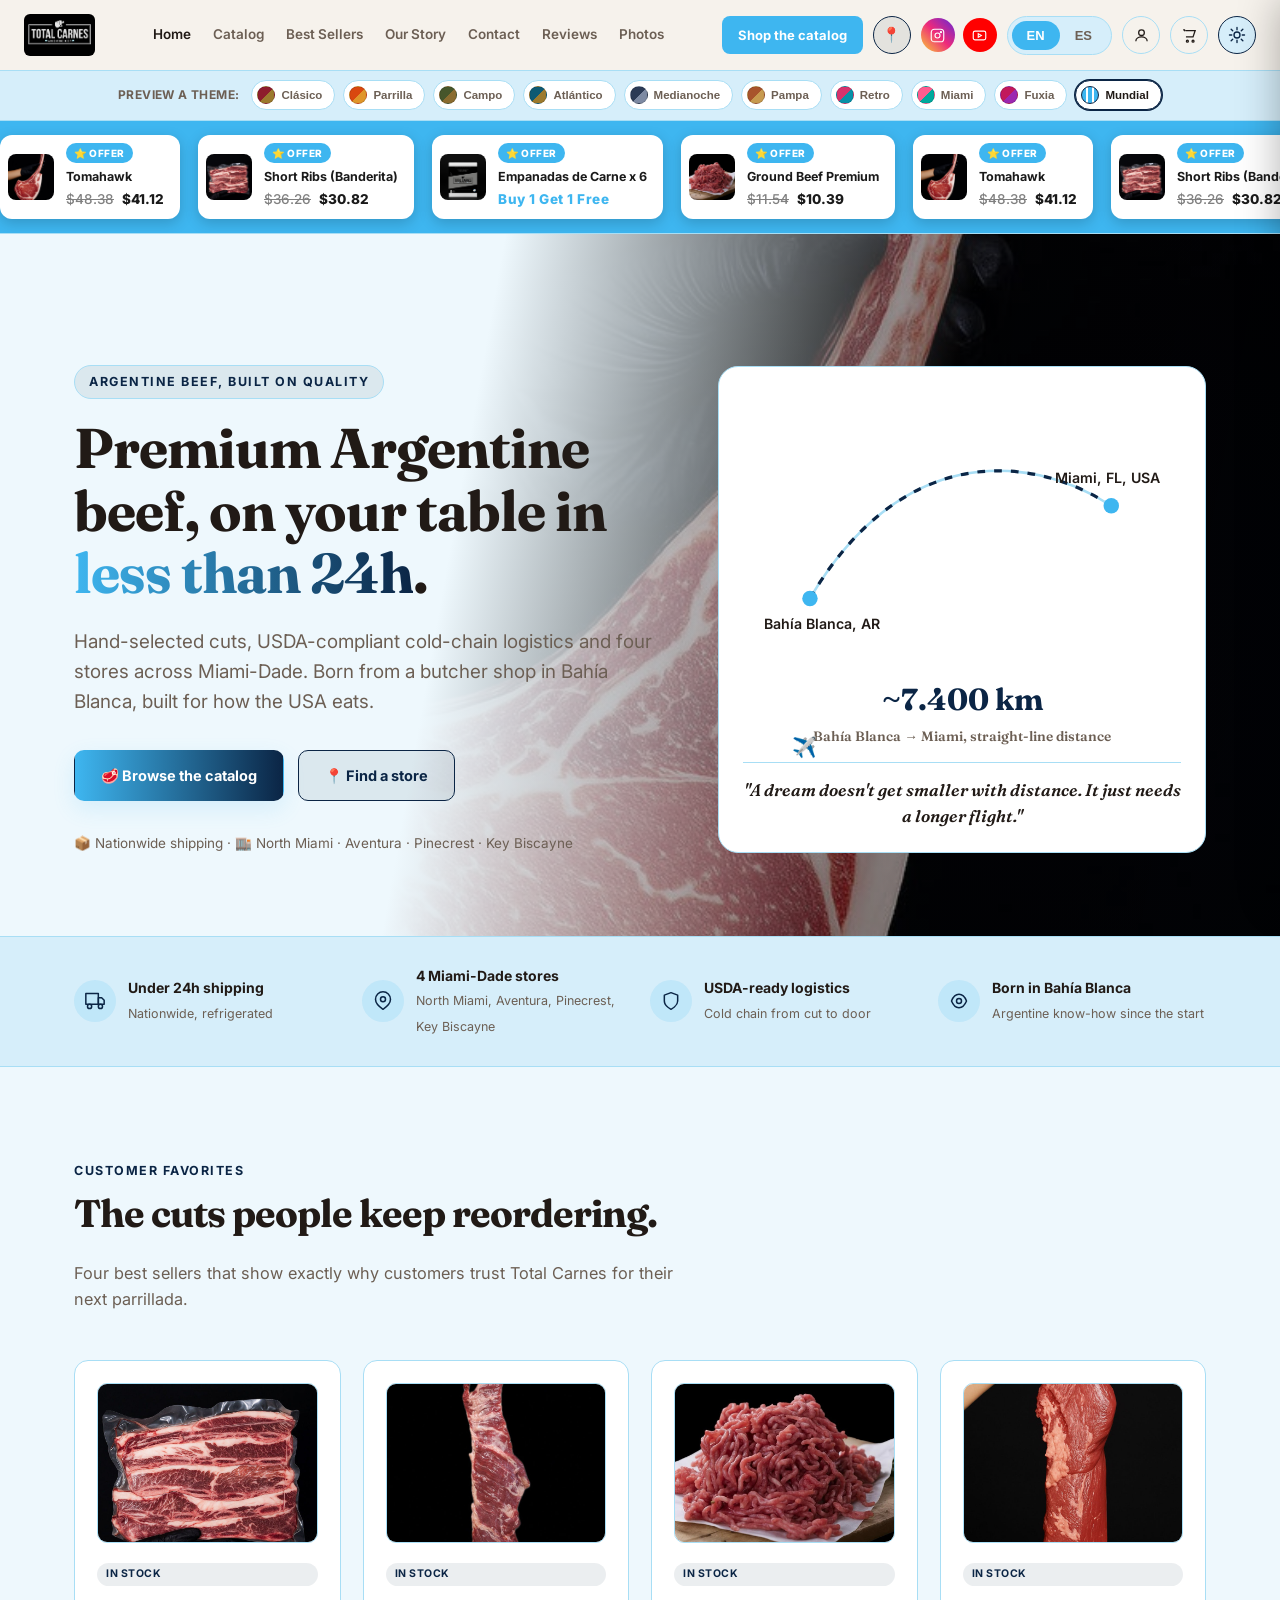
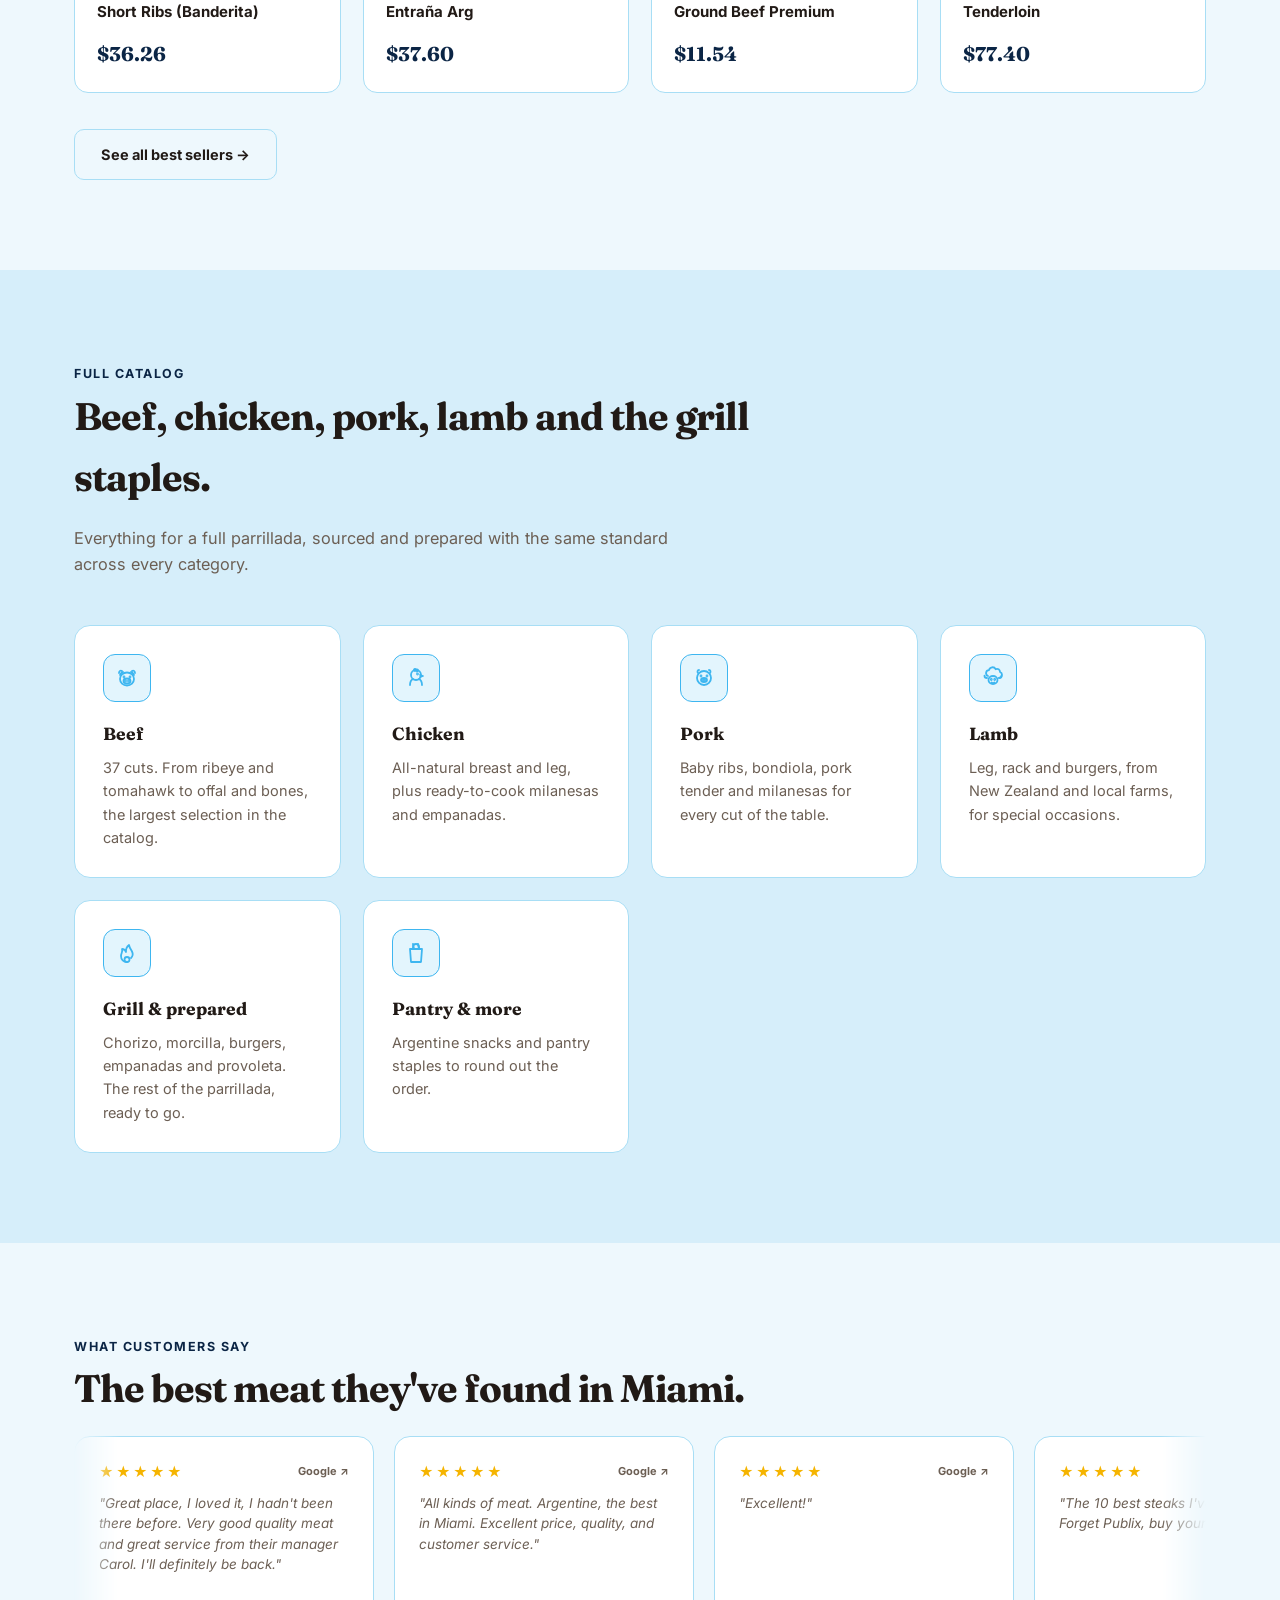
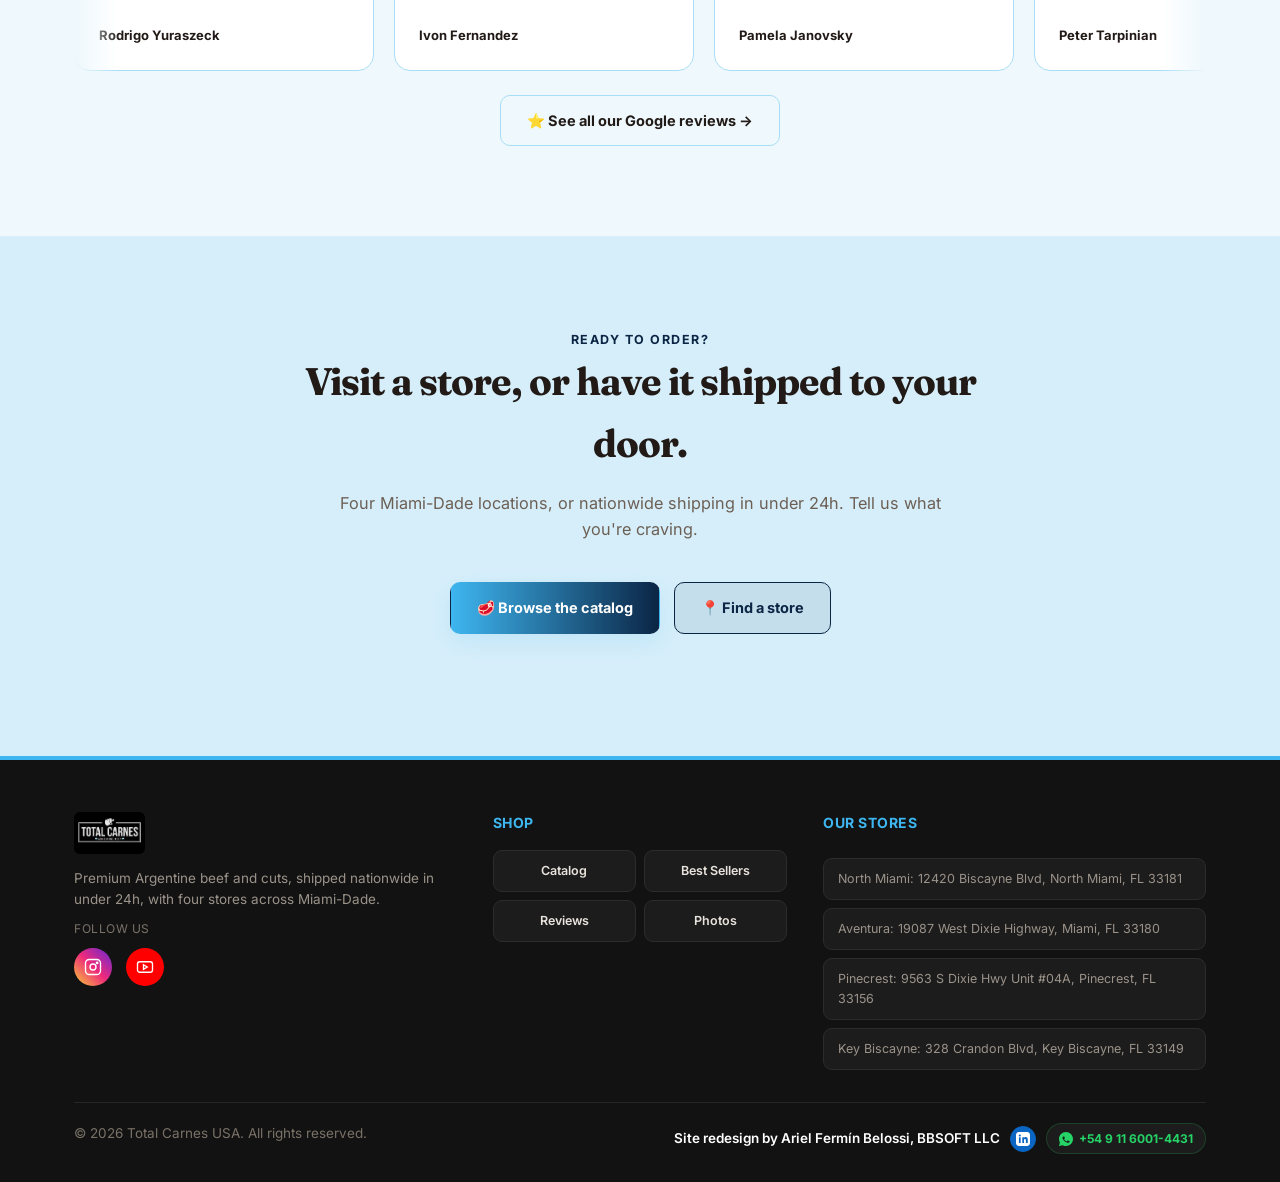
<file: index.html>
<!DOCTYPE html>
<html lang="en">
<head>
<meta charset="UTF-8">
<meta name="viewport" content="width=device-width, initial-scale=1.0">
<link rel="icon" href="data:image/svg+xml,%3Csvg xmlns=%27http://www.w3.org/2000/svg%27 viewBox=%270 0 100 100%27%3E%3Ctext y=%27.9em%27 font-size=%2790%27%3E%F0%9F%A5%A9%3C/text%3E%3C/svg%3E">
<title>Total Carnes USA | Premium Argentine Beef, Shipped Nationwide</title>
<meta name="description" content="Premium Argentine beef and cuts, hand-selected and shipped nationwide in under 24h. Four stores across Miami-Dade. Born in Bahía Blanca, built for the USA.">
<meta property="og:title" content="Total Carnes USA | Premium Argentine Beef">
<meta property="og:description" content="Argentine beef. Built on quality. Nationwide shipping in under 24h, four Miami-Dade stores.">
<meta property="og:type" content="website">
<meta property="og:url" content="https://totalcarnesusa.pages.dev/">
<meta property="og:image" content="https://totalcarnesusa.pages.dev/assets/images/store/storefront-day.png">
<meta property="og:image:width" content="400">
<meta property="og:image:height" content="298">
<meta name="twitter:card" content="summary_large_image">
<meta name="twitter:title" content="Total Carnes USA | Premium Argentine Beef">
<meta name="twitter:description" content="Argentine beef. Built on quality. Nationwide shipping in under 24h, four Miami-Dade stores.">
<meta name="twitter:image" content="https://totalcarnesusa.pages.dev/assets/images/store/storefront-day.png">
<link rel="stylesheet" href="assets/style.css?v=45">
</head>
<body>

<div class="cart-drawer-overlay" id="cart-overlay" onclick="closeCart()"></div>
<div class="cart-drawer" id="cart-drawer">
  <div class="cart-drawer-header">
    <h3 data-i18n="cart_title">Your cart</h3>
    <button class="cart-drawer-close" onclick="closeCart()">✕</button>
  </div>
  <div class="cart-drawer-body" id="cart-drawer-body"></div>
  <div class="cart-drawer-footer">
    <div class="cart-drawer-total-row"><span data-i18n="cart_total">Total</span><span id="cart-drawer-total">$0.00</span></div>
    <button class="btn btn-primary" style="width:100%;justify-content:center;" onclick="checkoutCart()" data-i18n="cart_checkout">Request this order</button>
  </div>
</div>

<div class="smoke-layer" aria-hidden="true">
  <div class="smoke-col c1"><div class="smoke-puff"></div><div class="smoke-puff p2"></div><div class="smoke-puff p3"></div></div>
  <div class="smoke-col c2"><div class="smoke-puff"></div><div class="smoke-puff p2"></div><div class="smoke-puff p3"></div></div>
  <div class="smoke-col c3"><div class="smoke-puff"></div><div class="smoke-puff p2"></div><div class="smoke-puff p3"></div></div>
  <div class="smoke-col c4"><div class="smoke-puff"></div><div class="smoke-puff p2"></div><div class="smoke-puff p3"></div></div>
  <div class="smoke-col c5"><div class="smoke-puff"></div><div class="smoke-puff p2"></div><div class="smoke-puff p3"></div></div>
</div>
<div class="flame-strip" aria-hidden="true">
  <div class="flame f1"></div>
  <div class="flame f2"></div>
  <div class="flame f3"></div>
  <div class="flame f4"></div>
  <div class="flame f5"></div>
  <div class="flame f6"></div>
  <div class="spark s1"></div>
  <div class="spark s2"></div>
  <div class="spark s3"></div>
  <div class="spark s4"></div>
  <div class="spark s5"></div>
  <div class="spark s6"></div>
  <div class="spark s7"></div>
  <div class="spark s8"></div>
  <div class="spark s9"></div>
  <div class="spark s10"></div>
  <div class="spark s11"></div>
  <div class="spark s12"></div>
</div>

<nav class="nav">
  <div class="nav-inner">
    <a href="index.html" class="logo-link"><img src="assets/images/logo.jpg" alt="Total Carnes" class="logo-img"></a>
    <div class="nav-links">
      <a href="index.html" class="current" data-i18n="nav_home">Home</a>
      <a href="catalogo.html" data-i18n="nav_catalog">Catalog</a>
      <a href="best-sellers.html" data-i18n="nav_best">Best Sellers</a>
      <a href="nosotros.html" data-i18n="nav_about">Our Story</a>
      <a href="contacto.html" data-i18n="nav_contact">Contact</a>
      <a href="reviews.html" data-i18n="nav_reviews">Reviews</a>
      <a href="contacto.html#photos-section" data-i18n="nav_photos">Photos</a>
    </div>
    <div class="nav-right">
      <a class="nav-cta" href="catalogo.html" data-i18n="nav_cta">Shop the catalog</a>
      <a class="nav-geo" href="contacto.html#stores-map" title="Find nearest store" aria-label="Find nearest store">📍</a>
      <div class="brand-links nav-brand">
        <a class="icon-instagram" href="https://www.instagram.com/totalcarnes.usa/" target="_blank" rel="noopener" aria-label="Instagram"><svg viewBox="0 0 24 24" fill="none" stroke="currentColor" stroke-width="1.8"><rect x="2" y="2" width="20" height="20" rx="5"></rect><circle cx="12" cy="12" r="4"></circle><circle cx="17.5" cy="6.5" r="1"></circle></svg></a>
        <a class="icon-youtube" href="https://www.youtube.com/watch?v=zVFxLFJM9HE" target="_blank" rel="noopener" aria-label="YouTube"><svg viewBox="0 0 24 24" fill="none" stroke="currentColor" stroke-width="1.8"><rect x="2" y="5" width="20" height="14" rx="3"></rect><polygon points="10 9 15 12 10 15 10 9"></polygon></svg></a>
      </div>
      <div class="lang-toggle">
        <button id="btn-en" class="active" onclick="setLang('en')">EN</button>
        <button id="btn-es" onclick="setLang('es')">ES</button>
      </div>
      <div class="account-dropdown">
        <button class="icon-btn" onclick="toggleAccountPanel()" aria-label="Account">
          <svg viewBox="0 0 24 24" fill="none" stroke="currentColor" stroke-width="1.8"><circle cx="12" cy="8" r="4"></circle><path d="M4 20c0-4 4-6 8-6s8 2 8 6"></path></svg>
        </button>
        <div class="account-panel" id="account-panel">
          <h4 data-i18n="account_title">Account</h4>
          <button class="btn btn-primary" onclick="alert(window.tcAccountNote || 'Design preview. Sign-in would connect to your real customer accounts system.')" data-i18n="account_signin">Sign in</button>
          <div class="account-panel-grid">
            <button data-i18n="account_orders">Orders</button>
            <button data-i18n="account_profile">Profile</button>
          </div>
          <p class="account-note" data-i18n="account_note">Design preview. Sign-in would connect to your real customer accounts system.</p>
        </div>
      </div>
      <button class="icon-btn" onclick="toggleCart()" aria-label="Cart">
        <svg viewBox="0 0 24 24" fill="none" stroke="currentColor" stroke-width="1.8"><path d="M3 4h2l.4 2M7 14h10l3-9H6.4"></path><circle cx="9" cy="20" r="1.4"></circle><circle cx="17" cy="20" r="1.4"></circle></svg>
        <span class="cart-badge" id="cart-badge">0</span>
      </button>
<button class="theme-toggle" onclick="toggleTheme()" aria-label="Toggle light/dark theme">
        <svg class="icon-moon" viewBox="0 0 24 24" fill="none" stroke="currentColor" stroke-width="1.8" stroke-linecap="round" stroke-linejoin="round"><path d="M21 12.5A8.5 8.5 0 1 1 11.5 3 7 7 0 0 0 21 12.5z"></path></svg>
        <svg class="icon-sun" viewBox="0 0 24 24" fill="none" stroke="currentColor" stroke-width="1.8" stroke-linecap="round" stroke-linejoin="round"><circle cx="12" cy="12" r="4"></circle><path d="M12 2v3M12 19v3M4.2 4.2l2.1 2.1M17.7 17.7l2.1 2.1M2 12h3M19 12h3M4.2 19.8l2.1-2.1M17.7 6.3l2.1-2.1"></path></svg>
      </button>
    </div>
    <button class="nav-burger" id="nav-burger" aria-label="Menu"><span></span><span></span><span></span></button>
  </div>
  <div class="mobile-menu" id="mobile-menu">
    <a href="index.html" data-i18n="nav_home">Home</a>
    <a href="catalogo.html" data-i18n="nav_catalog">Catalog</a>
    <a href="best-sellers.html" data-i18n="nav_best">Best Sellers</a>
    <a href="nosotros.html" data-i18n="nav_about">Our Story</a>
    <a href="contacto.html" data-i18n="nav_contact">Contact</a>
      <a href="reviews.html" data-i18n="nav_reviews">Reviews</a>
      <a href="contacto.html#photos-section" data-i18n="nav_photos">Photos</a>
  </div>
</nav>

<div class="theme-strip">
  <span class="theme-strip-label" data-i18n="palette_label">Preview a theme:</span>
  <div class="theme-strip-swatches">
    <button class="swatch-btn" data-palette="classic" onclick="setPalette('classic')"><span class="swatch-dot sw-classic"></span>Clásico</button>
    <button class="swatch-btn" data-palette="parrilla" onclick="setPalette('parrilla')"><span class="swatch-dot sw-parrilla"></span>Parrilla</button>
    <button class="swatch-btn" data-palette="campo" onclick="setPalette('campo')"><span class="swatch-dot sw-campo"></span>Campo</button>
    <button class="swatch-btn" data-palette="atlantico" onclick="setPalette('atlantico')"><span class="swatch-dot sw-atlantico"></span>Atlántico</button>
    <button class="swatch-btn" data-palette="medianoche" onclick="setPalette('medianoche')"><span class="swatch-dot sw-medianoche"></span>Medianoche</button>
    <button class="swatch-btn" data-palette="pampa" onclick="setPalette('pampa')"><span class="swatch-dot sw-pampa"></span>Pampa</button>
    <button class="swatch-btn" data-palette="retro" onclick="setPalette('retro')"><span class="swatch-dot sw-retro"></span>Retro</button>
    <button class="swatch-btn" data-palette="miami" onclick="setPalette('miami')"><span class="swatch-dot sw-miami"></span>Miami</button>
    <button class="swatch-btn" data-palette="fuxia" onclick="setPalette('fuxia')"><span class="swatch-dot sw-fuxia"></span>Fuxia</button>
    <button class="swatch-btn active" data-palette="mundial" onclick="setPalette('mundial')"><span class="swatch-dot sw-mundial"></span>Mundial</button>
  </div>
</div>

<div class="offers-ticker">
  <div class="offers-track"></div>
</div>

<section class="hero">
  <div class="container">
    <div class="hero-grid">
      <div class="hero-content">
        <span class="eyebrow" data-i18n="hero_eyebrow">ARGENTINE BEEF, BUILT ON QUALITY</span>
        <h1 data-i18n="hero_title">Premium Argentine beef, on your table in <span class="grad">less than 24h</span>.</h1>
        <p class="subhead" data-i18n="hero_sub">Hand-selected cuts, USDA-compliant cold-chain logistics and four stores across Miami-Dade. Born from a butcher shop in Bahía Blanca, built for how the USA eats.</p>
        <div class="cta-row">
          <a class="btn btn-primary" href="catalogo.html" data-i18n="cta_catalog">🥩 Browse the catalog</a>
          <a class="btn btn-find-store" href="contacto.html#stores-map" data-i18n="cta_contact">📍 Find a store</a>
        </div>
        <div class="trust-line">
          <span data-i18n="hero_trust">📦 Nationwide shipping · 🏬 North Miami · Aventura · Pinecrest · Key Biscayne</span>
        </div>
      </div>

      <div class="route-card fade-in">
        <svg class="route-svg" viewBox="0 0 340 210" xmlns="http://www.w3.org/2000/svg">
          <path class="route-line" d="M52,158 C120,42 218,42 286,86" fill="none" stroke-width="2"></path>
          <path class="route-dash" d="M52,158 C120,42 218,42 286,86" fill="none" stroke-width="2.5"></path>
          <circle class="route-pin" cx="52" cy="158" r="6"></circle>
          <circle class="route-pin" cx="286" cy="86" r="6"></circle>
          <text class="route-label" x="16" y="182" font-size="11" text-anchor="start">Bahía Blanca, AR</text>
          <text class="route-label" x="324" y="68" font-size="11" text-anchor="end">Miami, FL, USA</text>
        </svg>
        <span class="route-plane">✈️</span>
        <div class="route-dist">~7.400 km<span data-i18n="route_caption">Bahía Blanca → Miami, straight-line distance</span></div>
        <div class="route-slogan" data-i18n="route_slogan">"A dream doesn't get smaller with distance. It just needs a longer flight."</div>
      </div>
    </div>
  </div>
</section>

<div class="highlight-strip">
  <div class="container">
    <div class="highlight-grid">
      <div class="highlight-item">
        <div class="highlight-icon"><svg viewBox="0 0 24 24" fill="none" stroke="currentColor" stroke-width="1.8" stroke-linecap="round" stroke-linejoin="round"><rect x="1" y="3" width="15" height="13"></rect><path d="M16 8h4l3 3v5h-7V8z"></path><circle cx="5.5" cy="18.5" r="2.5"></circle><circle cx="18.5" cy="18.5" r="2.5"></circle></svg></div>
        <div class="highlight-text"><strong data-i18n="hl1_title">Under 24h shipping</strong><span data-i18n="hl1_sub">Nationwide, refrigerated</span></div>
      </div>
      <div class="highlight-item">
        <div class="highlight-icon"><svg viewBox="0 0 24 24" fill="none" stroke="currentColor" stroke-width="1.8" stroke-linecap="round" stroke-linejoin="round"><path d="M21 10c0 6-9 12-9 12s-9-6-9-12a9 9 0 0 1 18 0z"></path><circle cx="12" cy="10" r="3"></circle></svg></div>
        <div class="highlight-text"><strong data-i18n="hl2_title">4 Miami-Dade stores</strong><span data-i18n="hl2_sub">North Miami, Aventura, Pinecrest, Key Biscayne</span></div>
      </div>
      <div class="highlight-item">
        <div class="highlight-icon"><svg viewBox="0 0 24 24" fill="none" stroke="currentColor" stroke-width="1.8" stroke-linecap="round" stroke-linejoin="round"><path d="M12 22s8-4 8-10V5l-8-3-8 3v7c0 6 8 10 8 10z"></path></svg></div>
        <div class="highlight-text"><strong data-i18n="hl3_title">USDA-ready logistics</strong><span data-i18n="hl3_sub">Cold chain from cut to door</span></div>
      </div>
      <div class="highlight-item">
        <div class="highlight-icon"><svg viewBox="0 0 24 24" fill="none" stroke="currentColor" stroke-width="1.8" stroke-linecap="round" stroke-linejoin="round"><path d="M3 12c2-5 6-8 9-8s7 3 9 8c-2 5-6 8-9 8s-7-3-9-8z"></path><circle cx="12" cy="12" r="3"></circle></svg></div>
        <div class="highlight-text"><strong data-i18n="hl4_title">Born in Bahía Blanca</strong><span data-i18n="hl4_sub">Argentine know-how since the start</span></div>
      </div>
    </div>
  </div>
</div>

<section id="best-sellers">
  <div class="container">
    <div class="fade-in">
      <span class="section-tag" data-i18n="best_tag">CUSTOMER FAVORITES</span>
      <h2 class="section-title" data-i18n="best_title">The cuts people keep reordering.</h2>
      <p class="section-desc" data-i18n="best_desc">Four best sellers that show exactly why customers trust Total Carnes for their next parrillada.</p>
    </div>
    <div class="grid" id="home-best-grid"></div>
    <div class="fade-in" style="margin-top:36px;">
      <a class="btn btn-secondary" href="best-sellers.html" data-i18n="best_cta">See all best sellers →</a>
    </div>
  </div>
</section>

<section id="categories" class="story-section">
  <div class="container">
    <div class="fade-in">
      <span class="section-tag" data-i18n="cat_tag">FULL CATALOG</span>
      <h2 class="section-title" data-i18n="cat_title">Beef, chicken, pork, lamb and the grill staples.</h2>
      <p class="section-desc" data-i18n="cat_desc">Everything for a full parrillada, sourced and prepared with the same standard across every category.</p>
    </div>
    <div class="grid">
      <a class="card fade-in" href="catalogo.html?cat=beef">
        <div class="card-icon"><svg viewBox="0 0 24 24" fill="none" stroke="currentColor" stroke-width="1.8" stroke-linecap="round" stroke-linejoin="round"><path d="M4 7c0-2 1.5-3 3-2M20 7c0-2-1.5-3-3-2"></path><path d="M5 9c1-2 2-3 3-3M19 9c-1-2-2-3-3-3"></path><ellipse cx="12" cy="13" rx="7" ry="6.5"></ellipse><ellipse cx="12" cy="15" rx="3.5" ry="2.5"></ellipse><circle cx="10.5" cy="15" r=".5" fill="currentColor"></circle><circle cx="13.5" cy="15" r=".5" fill="currentColor"></circle><circle cx="9" cy="11" r=".5" fill="currentColor"></circle><circle cx="15" cy="11" r=".5" fill="currentColor"></circle></svg></div>
        <h3 data-i18n="catc1_title">Beef</h3>
        <p data-i18n="catc1_desc">37 cuts. From ribeye and tomahawk to offal and bones, the largest selection in the catalog.</p>
      </a>
      <a class="card fade-in" href="catalogo.html?cat=chicken">
        <div class="card-icon"><svg viewBox="0 0 24 24" fill="none" stroke="currentColor" stroke-width="1.8" stroke-linecap="round" stroke-linejoin="round"><path d="M10 4c0-1 .8-1.5 1.5-1s.5 1.5-.5 2"></path><path d="M12 4.5c0-1 .8-1.5 1.5-1s.5 1.5-.5 2"></path><circle cx="12" cy="9" r="5"></circle><circle cx="13.5" cy="8" r=".5" fill="currentColor"></circle><path d="M16 9l3 1-3 1"></path><path d="M9 13c-2 1-3 3-3 6M15 13c2 1 3 3 3 6"></path></svg></div>
        <h3 data-i18n="catc2_title">Chicken</h3>
        <p data-i18n="catc2_desc">All natural breast and leg, plus ready to cook milanesas and empanadas.</p>
      </a>
      <a class="card fade-in" href="catalogo.html?cat=pork">
        <div class="card-icon"><svg viewBox="0 0 24 24" fill="none" stroke="currentColor" stroke-width="1.8" stroke-linecap="round" stroke-linejoin="round"><path d="M6 7c-1-1.5-.5-3 1-3M18 7c1-1.5.5-3-1-3"></path><circle cx="12" cy="12" r="7"></circle><ellipse cx="12" cy="14" rx="3" ry="2"></ellipse><circle cx="10.7" cy="14" r=".5" fill="currentColor"></circle><circle cx="13.3" cy="14" r=".5" fill="currentColor"></circle><circle cx="9" cy="10" r=".5" fill="currentColor"></circle><circle cx="15" cy="10" r=".5" fill="currentColor"></circle></svg></div>
        <h3 data-i18n="catc3_title">Pork</h3>
        <p data-i18n="catc3_desc">Baby ribs, bondiola, pork tender and milanesas for every cut of the table.</p>
      </a>
      <a class="card fade-in" href="catalogo.html?cat=lamb">
        <div class="card-icon"><svg viewBox="0 0 24 24" fill="none" stroke="currentColor" stroke-width="1.8" stroke-linecap="round" stroke-linejoin="round"><path d="M7 10a3 3 0 0 1 1-5.8 3.5 3.5 0 0 1 6.6-1A3 3 0 0 1 19 6a3 3 0 0 1-1 5.8"></path><path d="M6 12c-1.5 0-2.5-1-2.5-2.3M18 12c1.5 0 2.5-1 2.5-2.3"></path><ellipse cx="12" cy="14" rx="4.5" ry="4"></ellipse><circle cx="10.3" cy="13.5" r=".5" fill="currentColor"></circle><circle cx="13.7" cy="13.5" r=".5" fill="currentColor"></circle><path d="M10.5 16.5c.7.6 2.3.6 3 0"></path></svg></div>
        <h3 data-i18n="catc4_title">Lamb</h3>
        <p data-i18n="catc4_desc">Leg, rack and burgers, from New Zealand and local farms, for special occasions.</p>
      </a>
      <a class="card fade-in" href="catalogo.html?cat=grill">
        <div class="card-icon"><svg viewBox="0 0 24 24" fill="none" stroke="currentColor" stroke-width="1.8" stroke-linecap="round" stroke-linejoin="round"><path d="M12 21c-3.5 0-6-2.5-6-6 0-3 2-4 1-7 2 0 3.5 1.5 4 3-.3-3 1-5.5 3-7 .5 3 2 4.5 3 6.5 1 2 1 4.5-1 6.5"></path><path d="M12 21c-1.5 0-2.5-1.2-2.5-2.5S10.5 16 12 16s2.5 1.2 2.5 2.5S13.5 21 12 21z"></path></svg></div>
        <h3 data-i18n="catc5_title">Grill &amp; prepared</h3>
        <p data-i18n="catc5_desc">Chorizo, morcilla, burgers, empanadas and provoleta. The rest of the parrillada, ready to go.</p>
      </a>
      <a class="card fade-in" href="catalogo.html?cat=pantry">
        <div class="card-icon"><svg viewBox="0 0 24 24" fill="none" stroke="currentColor" stroke-width="1.8" stroke-linecap="round" stroke-linejoin="round"><path d="M6 8h12l-1 13H7L6 8z"></path><path d="M9 8V6a3 3 0 0 1 6 0v2"></path><path d="M9 3l1 5M14 3l1 5"></path></svg></div>
        <h3 data-i18n="catc6_title">Pantry &amp; more</h3>
        <p data-i18n="catc6_desc">Argentine snacks and pantry staples to round out the order.</p>
      </a>
    </div>
  </div>
</section>

<section id="testimonials">
  <div class="container">
    <div class="fade-in">
      <span class="section-tag" data-i18n="test_tag">WHAT CUSTOMERS SAY</span>
      <h2 class="section-title" data-i18n="test_title">The best meat they've found in Miami.</h2>
    </div>
    <div class="reviews-carousel fade-in">
      <div class="reviews-track" id="reviews-track-home"></div>
    </div>
    <div class="fade-in" style="margin-top:24px; text-align:center;">
      <a class="btn btn-secondary" href="reviews.html" data-i18n="reviews_see_more">⭐ See all our Google reviews →</a>
    </div>
  </div>
</section>

<section id="contact-cta" class="story-section" style="text-align:center;">
  <div class="container">
    <div class="fade-in">
      <span class="section-tag" data-i18n="cta2_tag">READY TO ORDER?</span>
      <h2 class="section-title" style="margin:0 auto 16px;" data-i18n="cta2_title">Visit a store, or have it shipped to your door.</h2>
      <p class="section-desc" style="margin:0 auto 40px;" data-i18n="cta2_desc">Four Miami-Dade locations, or nationwide shipping in under 24h. Tell us what you're craving.</p>
      <div class="cta-row" style="justify-content:center;">
        <a class="btn btn-primary" href="catalogo.html" data-i18n="cta_catalog">🥩 Browse the catalog</a>
        <a class="btn btn-find-store" href="contacto.html#stores-map" data-i18n="cta_contact">📍 Find a store</a>
      </div>
    </div>
  </div>
</section>

<footer>
  <div class="container">
    <div class="footer-grid">
      <div class="footer-col">
        <img src="assets/images/logo.jpg" alt="Total Carnes" class="logo-img" style="margin-bottom:14px;">
        <p data-i18n="footer_brand_desc">Premium Argentine beef and cuts, shipped nationwide in under 24h, with four stores across Miami-Dade.</p>
        <span class="footer-follow-label" data-i18n="footer_follow">Follow us</span>
        <div class="brand-links" style="margin-top:0;">
          <a class="icon-instagram" href="https://www.instagram.com/totalcarnes.usa/" target="_blank" rel="noopener" aria-label="Instagram"><svg viewBox="0 0 24 24" fill="none" stroke="currentColor" stroke-width="1.8"><rect x="2" y="2" width="20" height="20" rx="5"></rect><circle cx="12" cy="12" r="4"></circle><circle cx="17.5" cy="6.5" r="1"></circle></svg></a>
          <a class="icon-youtube" href="https://www.youtube.com/watch?v=zVFxLFJM9HE" target="_blank" rel="noopener" aria-label="YouTube"><svg viewBox="0 0 24 24" fill="none" stroke="currentColor" stroke-width="1.8"><rect x="2" y="5" width="20" height="14" rx="3"></rect><polygon points="10 9 15 12 10 15 10 9"></polygon></svg></a>
        </div>
      </div>
      <div class="footer-col">
        <h4 data-i18n="footer_shop">Shop</h4>
        <div class="footer-col-buttons">
          <a class="footer-link-btn" href="catalogo.html" data-i18n="nav_catalog">📋 Catalog</a>
          <a class="footer-link-btn" href="best-sellers.html" data-i18n="nav_best">⭐ Best Sellers</a>
          <a class="footer-link-btn" href="reviews.html" data-i18n="nav_reviews">💬 Reviews</a>
          <a class="footer-link-btn" href="contacto.html#photos-section" data-i18n="nav_photos">📷 Photos</a>
        </div>
      </div>
      <div class="footer-col">
        <a href="contacto.html#stores-map"><h4 class="footer-link-btn-heading" data-i18n="footer_locations_title">📍 Our stores</h4></a>
        <div class="footer-col-buttons footer-stores">
          <a class="footer-store-link" href="contacto.html#stores-map" data-i18n="addr_northmiami">North Miami: 12420 Biscayne Blvd</a>
          <a class="footer-store-link" href="contacto.html#stores-map" data-i18n="addr_aventura">Aventura: 19087 West Dixie Highway</a>
          <a class="footer-store-link" href="contacto.html#stores-map" data-i18n="addr_pinecrest">Pinecrest: 9563 S Dixie Hwy #04A</a>
          <a class="footer-store-link" href="contacto.html#stores-map" data-i18n="addr_keybiscayne">Key Biscayne: 328 Crandon Blvd</a>
        </div>
      </div>
    </div>
    <div class="footer-bottom">
      <span data-i18n="footer_rights">© 2026 Total Carnes USA. All rights reserved.</span>
      <span class="footer-credit-row">
        <span data-i18n="footer_credit">Site redesign by BBSOFT LLC</span>
        <a class="footer-credit-link" href="https://www.linkedin.com/in/ariel-belossi/" target="_blank" rel="noopener" aria-label="LinkedIn"><svg viewBox="0 0 24 24" fill="currentColor"><path d="M19 0H5C2.24 0 0 2.24 0 5v14c0 2.76 2.24 5 5 5h14c2.76 0 5-2.24 5-5V5c0-2.76-2.24-5-5-5zM8 19H5V9h3v10zM6.5 7.73c-.97 0-1.75-.79-1.75-1.75S5.53 4.23 6.5 4.23s1.75.79 1.75 1.75-.78 1.75-1.75 1.75zM20 19h-3v-4.5c0-1.07-.02-2.45-1.5-2.45-1.5 0-1.73 1.17-1.73 2.37V19h-3V9h2.88v1.23h.04c.4-.76 1.38-1.56 2.84-1.56 3.04 0 3.6 2 3.6 4.59V19z"></path></svg></a>
        <a class="footer-whatsapp" href="https://wa.me/5491160014431" target="_blank" rel="noopener" aria-label="WhatsApp"><svg viewBox="0 0 24 24" fill="currentColor"><path d="M12 0C5.4 0 0 5.4 0 12c0 2.12.56 4.1 1.53 5.83L0 24l6.33-1.5C8 23.43 9.96 24 12 24c6.6 0 12-5.4 12-12S18.6 0 12 0zm6.07 16.93c-.27.76-1.58 1.45-2.18 1.53-.56.08-1.05.27-3.52-.74-2.98-1.2-4.9-4.17-5.05-4.36-.15-.19-1.2-1.6-1.2-3.05 0-1.45.76-2.16 1.03-2.45.27-.29.59-.36.79-.36h.57c.18 0 .43 0 .62.47.24.58.81 2.02.88 2.17.07.15.12.32 0 .51-.6.94-1.18 1.18-1.18 1.18-.18.12-.21.31-.1.51 1.13 2.05 2.45 2.93 4.4 3.74.2.08.32.06.45-.07.13-.13.83-.94 1.06-1.27.22-.32.44-.27.74-.16.3.11 1.9.9 2.23 1.06.33.17.55.25.63.4.08.14.08.83-.19 1.6z"></path></svg> +54 9 11 6001-4431</a>
      </span>
    </div>
  </div>
</footer>

<script src="assets/cart.js"></script>
<script src="assets/common.js?v=25"></script>
<script src="assets/catalog-data.js?v=27"></script>
<script>
function renderHomeBestGrid(){
  renderBestSellers('home-best-grid', [
    ["Short Ribs (Banderita)", 36.26, "short-ribs-banderita", true],
    ["Entraña Arg", 37.60, "entrana-arg", true],
    ["Ground Beef Premium", 11.54, "ground-beef-premium", true],
    ["Tenderloin", 77.40, "tenderloin", true]
  ]);
}
renderHomeBestGrid();

const realReviews = [
  ["Rodrigo Yuraszeck", "", "Excelente lugar, me encantó, no había estado ahí antes. Muy buena calidad de carnes y muy buena atención de su manager Carol. Volveré sin duda.", "Great place, I loved it, I hadn't been there before. Very good quality meat and great service from their manager Carol. I'll definitely be back.", "https://maps.app.goo.gl/UBnkjua7EHtHskxu8"],
  ["Ivon Fernandez", "", "Toda tipo de carne. Argentina 🇦🇷 el mejor de Miami. Precio, calidad y atención al cliente excelente.", "All kinds of meat. Argentine, the best in Miami. Excellent price, quality, and customer service.", "https://maps.app.goo.gl/a2qpr9L8SRaLTEzj8"],
  ["Pamela Janovsky", "", "¡Excelente!", "Excellent!", "https://maps.app.goo.gl/ozpARPHAfTsGfZxR6"],
  ["Peter Tarpinian", "", "Los 10 mejores filetes que he probado en mi vida. Olvídate de Publix, comprá tu carne aquí.", "The 10 best steaks I've ever had. Forget Publix, buy your meat here.", "https://maps.app.goo.gl/taFVTCAVKjZxBPTe8"],
  ["carlos c", "", "Excelencia total, pura calidad. Gracias a Josefina por su atención, lo recomiendo al 100%.", "Total excellence, pure quality. Thanks to Josefina for her service, I recommend it 100%.", "https://maps.app.goo.gl/bhYhP2ZXJvzWBKQT9"],
  ["Trickshot Productions", "", "Excelente calidad, precios razonables y un personal estupendo. Si te encanta la carne, tenés que probar este sitio.", "Excellent quality, reasonable prices, and a great staff. If you love meat, you have to try this place.", "https://maps.app.goo.gl/fG7SpErPAxBVtyTE7"],
  ["Débora Milano", "", "Encuentro muchos artículos argentinos para disfrutar en familia.", "I find lots of Argentine products to enjoy with the family.", "https://maps.app.goo.gl/iKDaDxz51bnv5mPs5"],
  ["Gustavo Lumer", "", "Si querés comprar carne con los mejores cortes Argentinos este es el nuevo lugar para hacerlo en Miami. Los mejores cortes, la mejor calidad y el mejor servicio. Próximamente también carne KOSHER. Martin el Manager es un crack.", "If you want to buy meat with the best Argentine cuts, this is the new place to do it in Miami. The best cuts, the best meat, the best quality and the best service. Coming soon also KOSHER meat. Martin the Manager is the best.", "https://maps.app.goo.gl/nVRMKngsFZGB6LU37"]
];

function renderReviewsCarousel(){
  const track = document.getElementById('reviews-track-home');
  if(!track) return;
  const lang = document.documentElement.getAttribute('lang') === 'es' ? 'es' : 'en';
  const slide = ([name, meta, textEs, textEn, link]) => `
    <a class="review-slide" href="${link}" target="_blank" rel="noopener">
      <div class="review-slide-top">
        <span class="review-slide-stars">★★★★★</span>
        <span class="review-slide-google">Google ↗</span>
      </div>
      <p class="review-slide-text">"${lang === 'es' ? textEs : textEn}"</p>
      <div class="review-slide-author"><strong>${name}</strong><span>${meta}</span></div>
    </a>`;
  track.innerHTML = realReviews.map(slide).join('') + realReviews.map(slide).join('');
}
renderReviewsCarousel();
renderOffersTicker();
window.onLangChange = function(){ renderReviewsCarousel(); renderHomeBestGrid(); renderOffersTicker(); };

initSite({
  en:{
    hero_eyebrow:"ARGENTINE BEEF, BUILT ON QUALITY",
    hero_title:'Premium Argentine beef, on your table in <span class="grad">less than 24h</span>.',
    hero_sub:"Hand-selected cuts, USDA-compliant cold-chain logistics and four stores across Miami-Dade. Born from a butcher shop in Bahía Blanca, built for how the USA eats.",
    cta_catalog:"🥩 Browse the catalog",
    cta_contact:"📍 Find a store",
    hero_trust:"📦 Nationwide shipping · 🏬 North Miami · Aventura · Pinecrest · Key Biscayne",
    route_caption:"Bahía Blanca → Miami, straight-line distance",
    route_slogan:'"A dream doesn\'t get smaller with distance. It just needs a longer flight."',
    hl1_title:"Under 24h shipping", hl1_sub:"Nationwide, refrigerated",
    hl2_title:"4 Miami-Dade stores", hl2_sub:"North Miami, Aventura, Pinecrest, Key Biscayne",
    hl3_title:"USDA-ready logistics", hl3_sub:"Cold chain from cut to door",
    hl4_title:"Born in Bahía Blanca", hl4_sub:"Argentine know-how since the start",
    best_tag:"CUSTOMER FAVORITES",
    best_title:"The cuts people keep reordering.",
    best_desc:"Four best sellers that show exactly why customers trust Total Carnes for their next parrillada.",
    tag_beef:"Beef cuts",
    best_cta:"See all best sellers →",
    cat_tag:"FULL CATALOG",
    cat_title:"Beef, chicken, pork, lamb and the grill staples.",
    cat_desc:"Everything for a full parrillada, sourced and prepared with the same standard across every category.",
    catc1_title:"Beef", catc1_desc:"37 cuts. From ribeye and tomahawk to offal and bones, the largest selection in the catalog.",
    catc2_title:"Chicken", catc2_desc:"All-natural breast and leg, plus ready-to-cook milanesas and empanadas.",
    catc3_title:"Pork", catc3_desc:"Baby ribs, bondiola, pork tender and milanesas for every cut of the table.",
    catc4_title:"Lamb", catc4_desc:"Leg, rack and burgers, from New Zealand and local farms, for special occasions.",
    catc5_title:"Grill & prepared", catc5_desc:"Chorizo, morcilla, burgers, empanadas and provoleta. The rest of the parrillada, ready to go.",
    catc6_title:"Pantry & more", catc6_desc:"Argentine snacks and pantry staples to round out the order.",
    test_tag:"WHAT CUSTOMERS SAY",
    test_title:"The best meat they've found in Miami.",
    test1:'"The best meat they found in Miami. Every cut is exactly what you\'d expect from a real Argentine butcher."',
    test1_name:"Verified customer",
    test2:'"Attentive staff, strong product knowledge. They actually know the cuts and help you pick the right one."',
    test2_name:"Verified customer",
    test3:'"Wider selection than I expected. Not just meat, the pantry and prepared items round out the order."',
    test3_name:"Verified customer",
    cta2_tag:"READY TO ORDER?",
    cta2_title:"Visit a store, or have it shipped to your door.",
    cta2_desc:"Four Miami-Dade locations, or nationwide shipping in under 24h. Tell us what you're craving."
  },
  es:{
    hero_eyebrow:"CARNE ARGENTINA, HECHA CON CALIDAD",
    hero_title:'Carne argentina premium, en tu mesa en <span class="grad">menos de 24h</span>.',
    hero_sub:"Cortes seleccionados a mano, cadena de frío bajo normas USDA y cuatro locales en Miami-Dade. Nacimos como carnicería en Bahía Blanca, hechos para la mesa de EE.UU.",
    cta_catalog:"🥩 Ver el catálogo",
    cta_contact:"📍 Buscar un local",
    hero_trust:"📦 Envío a todo el país · 🏬 North Miami · Aventura · Pinecrest · Key Biscayne",
    route_caption:"Bahía Blanca → Miami, distancia en línea recta",
    route_slogan:'"Un sueño no se achica con la distancia. Solo necesita un vuelo más largo."',
    hl1_title:"Envío en menos de 24h", hl1_sub:"A todo el país, refrigerado",
    hl2_title:"4 locales en Miami-Dade", hl2_sub:"North Miami, Aventura, Pinecrest, Key Biscayne",
    hl3_title:"Logística bajo normas USDA", hl3_sub:"Cadena de frío del corte a tu puerta",
    hl4_title:"Nacidos en Bahía Blanca", hl4_sub:"Saber hacer argentino desde el origen",
    best_tag:"FAVORITOS DE LOS CLIENTES",
    best_title:"Los cortes que la gente vuelve a pedir.",
    best_desc:"Cuatro best sellers que muestran por qué los clientes confían en Total Carnes para su próxima parrillada.",
    tag_beef:"Cortes de res",
    best_cta:"Ver todos los más vendidos →",
    cat_tag:"CATÁLOGO COMPLETO",
    cat_title:"Res, pollo, cerdo, cordero y lo clásico de la parrilla.",
    cat_desc:"Todo para una parrillada completa, con el mismo estándar en cada categoría.",
    catc1_title:"Res", catc1_desc:"37 cortes. De ribeye y tomahawk a achuras y huesos, la selección más grande del catálogo.",
    catc2_title:"Pollo", catc2_desc:"Pechuga y pata all-natural, más milanesas y empanadas listas para cocinar.",
    catc3_title:"Cerdo", catc3_desc:"Baby ribs, bondiola, pork tender y milanesas para toda la mesa.",
    catc4_title:"Cordero", catc4_desc:"Pata, costillar y hamburguesas, de Nueva Zelanda y local, para ocasiones especiales.",
    catc5_title:"Parrilla y preparados", catc5_desc:"Chorizo, morcilla, hamburguesas, empanadas y provoleta. El resto de la parrillada, listo.",
    catc6_title:"Almacén y más", catc6_desc:"Snacks y productos de almacén argentinos para completar el pedido.",
    test_tag:"LO QUE DICEN LOS CLIENTES",
    test_title:"La mejor carne que encontraron en Miami.",
    test1:'"La mejor carne que encontraron en Miami. Cada corte es exactamente lo que esperás de una carnicería argentina real."',
    test1_name:"Cliente verificado",
    test2:'"Personal atento, con mucho conocimiento del producto. Realmente conocen los cortes y te ayudan a elegir."',
    test2_name:"Cliente verificado",
    test3:'"Más variedad de la que esperaba. No es solo carne, los productos de almacén y preparados completan el pedido."',
    test3_name:"Cliente verificado",
    cta2_tag:"¿LISTO PARA PEDIR?",
    cta2_title:"Visitá un local, o recibilo en tu puerta.",
    cta2_desc:"Cuatro locales en Miami-Dade, o envío a todo el país en menos de 24h. Contanos qué se te antoja."
  }
});
</script>
</body>
</html>
</file>
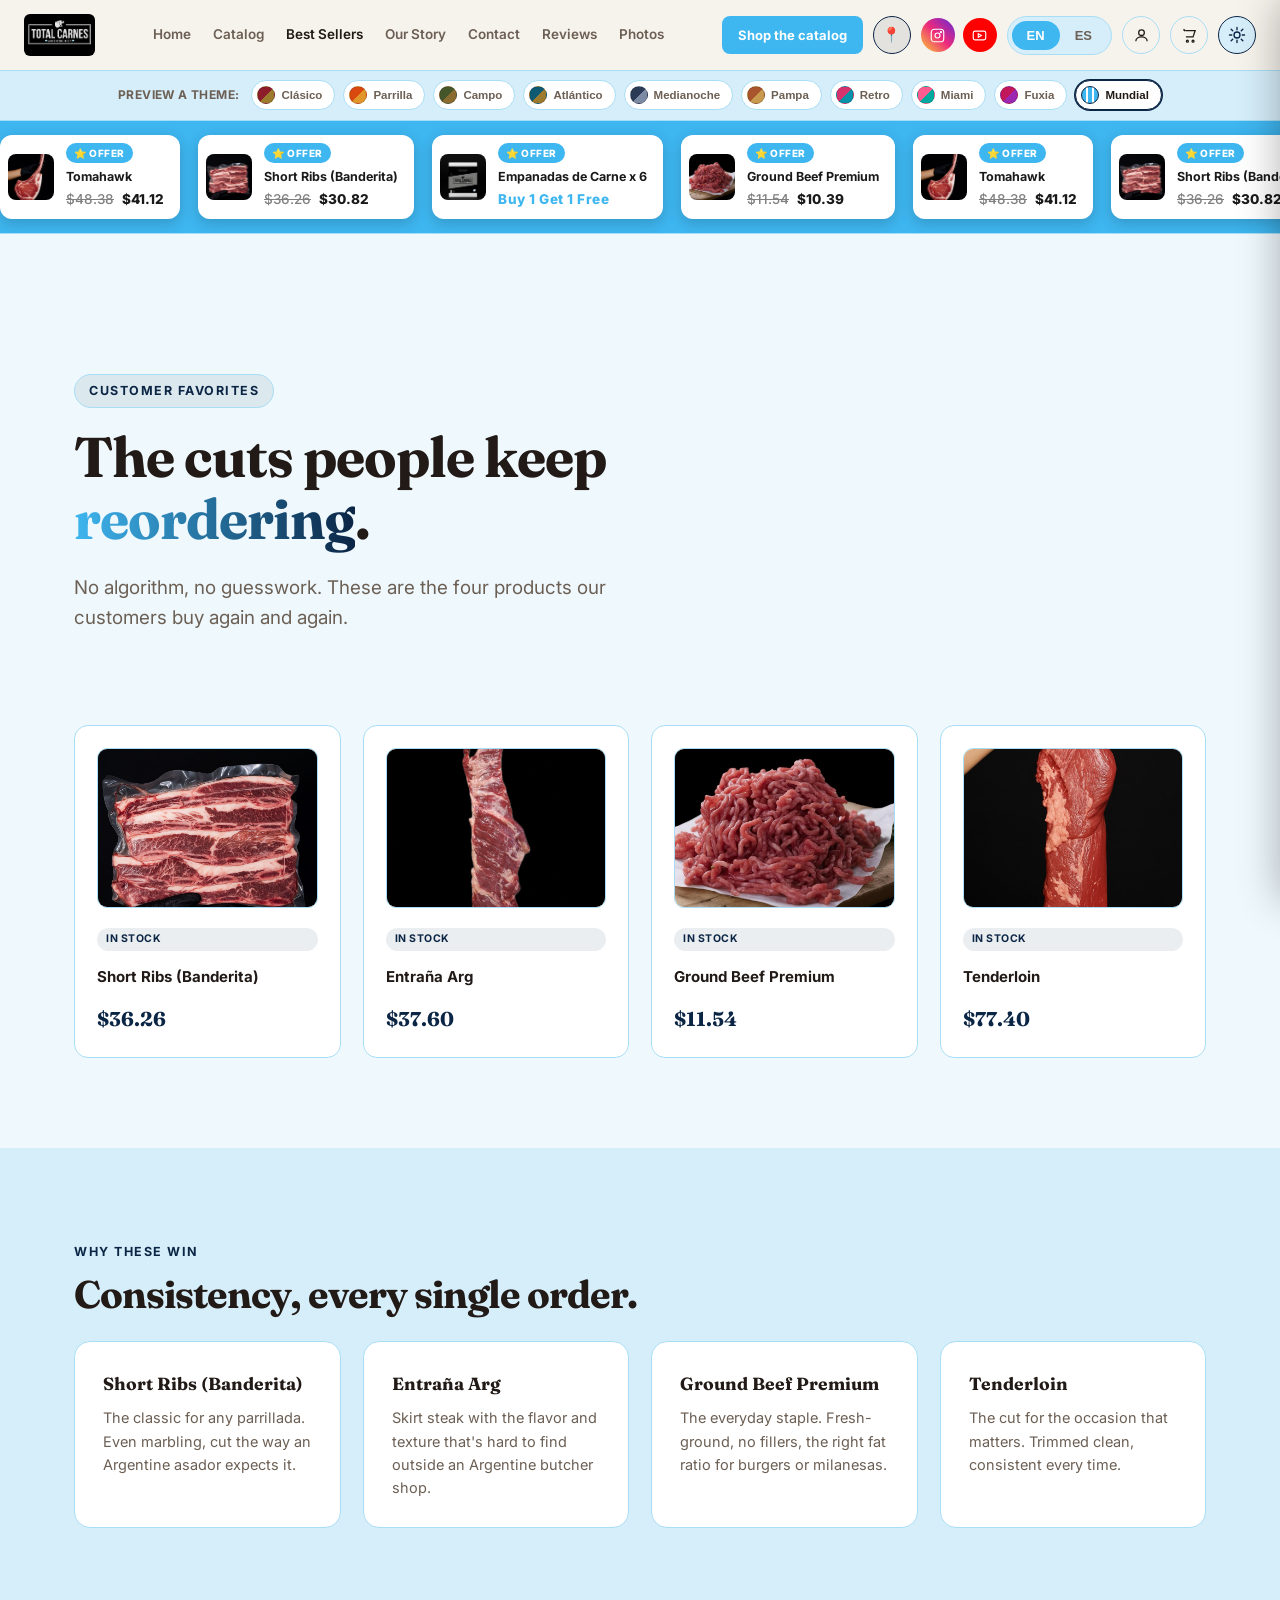
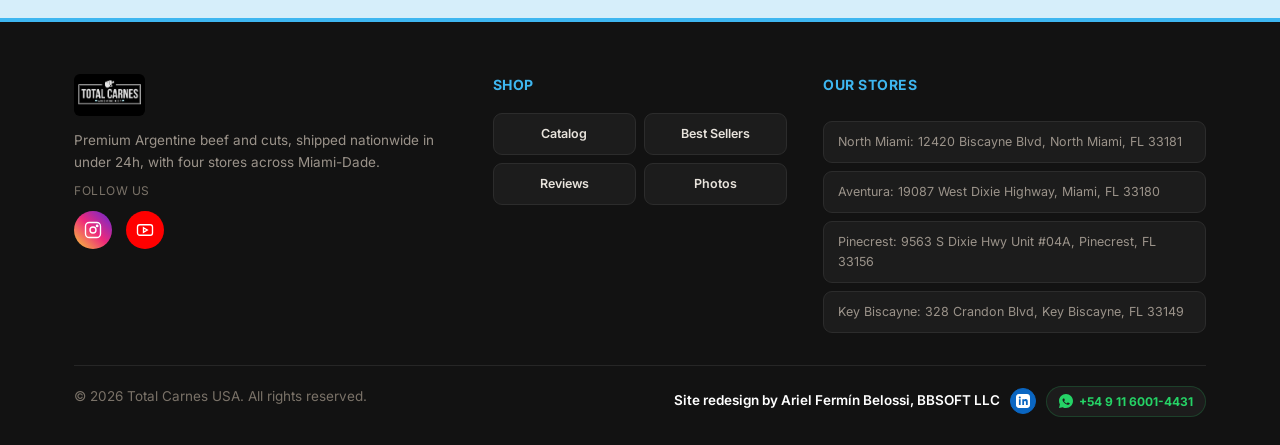
<file: best-sellers.html>
<!DOCTYPE html>
<html lang="en">
<head>
<meta charset="UTF-8">
<meta name="viewport" content="width=device-width, initial-scale=1.0">
<link rel="icon" href="data:image/svg+xml,%3Csvg xmlns=%27http://www.w3.org/2000/svg%27 viewBox=%270 0 100 100%27%3E%3Ctext y=%27.9em%27 font-size=%2790%27%3E%F0%9F%A5%A9%3C/text%3E%3C/svg%3E">
<title>Best Sellers | Total Carnes USA</title>
<meta name="description" content="The cuts Total Carnes USA customers reorder most: Short Ribs, Entraña, Ground Beef Premium and Tenderloin.">
<meta property="og:title" content="Best Sellers | Total Carnes USA">
<meta property="og:description" content="The cuts Total Carnes USA customers reorder most: Short Ribs, Entraña, Ground Beef Premium and Tenderloin.">
<meta property="og:type" content="website">
<meta property="og:url" content="https://totalcarnesusa.pages.dev/best-sellers.html">
<meta property="og:image" content="https://totalcarnesusa.pages.dev/assets/images/store/storefront-day.png">
<meta property="og:image:width" content="400">
<meta property="og:image:height" content="298">
<meta name="twitter:card" content="summary_large_image">
<meta name="twitter:title" content="Best Sellers | Total Carnes USA">
<meta name="twitter:description" content="The cuts Total Carnes USA customers reorder most: Short Ribs, Entraña, Ground Beef Premium and Tenderloin.">
<meta name="twitter:image" content="https://totalcarnesusa.pages.dev/assets/images/store/storefront-day.png">
<link rel="stylesheet" href="assets/style.css?v=45">
</head>
<body>

<div class="cart-drawer-overlay" id="cart-overlay" onclick="closeCart()"></div>
<div class="cart-drawer" id="cart-drawer">
  <div class="cart-drawer-header">
    <h3 data-i18n="cart_title">Your cart</h3>
    <button class="cart-drawer-close" onclick="closeCart()">✕</button>
  </div>
  <div class="cart-drawer-body" id="cart-drawer-body"></div>
  <div class="cart-drawer-footer">
    <div class="cart-drawer-total-row"><span data-i18n="cart_total">Total</span><span id="cart-drawer-total">$0.00</span></div>
    <button class="btn btn-primary" style="width:100%;justify-content:center;" onclick="checkoutCart()" data-i18n="cart_checkout">Request this order</button>
  </div>
</div>

<div class="smoke-layer" aria-hidden="true">
  <div class="smoke-col c1"><div class="smoke-puff"></div><div class="smoke-puff p2"></div><div class="smoke-puff p3"></div></div>
  <div class="smoke-col c2"><div class="smoke-puff"></div><div class="smoke-puff p2"></div><div class="smoke-puff p3"></div></div>
  <div class="smoke-col c3"><div class="smoke-puff"></div><div class="smoke-puff p2"></div><div class="smoke-puff p3"></div></div>
  <div class="smoke-col c4"><div class="smoke-puff"></div><div class="smoke-puff p2"></div><div class="smoke-puff p3"></div></div>
  <div class="smoke-col c5"><div class="smoke-puff"></div><div class="smoke-puff p2"></div><div class="smoke-puff p3"></div></div>
</div>
<div class="flame-strip" aria-hidden="true">
  <div class="flame f1"></div>
  <div class="flame f2"></div>
  <div class="flame f3"></div>
  <div class="flame f4"></div>
  <div class="flame f5"></div>
  <div class="flame f6"></div>
  <div class="spark s1"></div>
  <div class="spark s2"></div>
  <div class="spark s3"></div>
  <div class="spark s4"></div>
  <div class="spark s5"></div>
  <div class="spark s6"></div>
  <div class="spark s7"></div>
  <div class="spark s8"></div>
  <div class="spark s9"></div>
  <div class="spark s10"></div>
  <div class="spark s11"></div>
  <div class="spark s12"></div>
</div>

<nav class="nav">
  <div class="nav-inner">
    <a href="index.html" class="logo-link"><img src="assets/images/logo.jpg" alt="Total Carnes" class="logo-img"></a>
    <div class="nav-links">
      <a href="index.html" data-i18n="nav_home">Home</a>
      <a href="catalogo.html" data-i18n="nav_catalog">Catalog</a>
      <a href="best-sellers.html" class="current" data-i18n="nav_best">Best Sellers</a>
      <a href="nosotros.html" data-i18n="nav_about">Our Story</a>
      <a href="contacto.html" data-i18n="nav_contact">Contact</a>
      <a href="reviews.html" data-i18n="nav_reviews">Reviews</a>
      <a href="contacto.html#photos-section" data-i18n="nav_photos">Photos</a>
    </div>
    <div class="nav-right">
      <a class="nav-cta" href="catalogo.html" data-i18n="nav_cta">Shop the catalog</a>
      <a class="nav-geo" href="contacto.html#stores-map" title="Find nearest store" aria-label="Find nearest store">📍</a>
      <div class="brand-links nav-brand">
        <a class="icon-instagram" href="https://www.instagram.com/totalcarnes.usa/" target="_blank" rel="noopener" aria-label="Instagram"><svg viewBox="0 0 24 24" fill="none" stroke="currentColor" stroke-width="1.8"><rect x="2" y="2" width="20" height="20" rx="5"></rect><circle cx="12" cy="12" r="4"></circle><circle cx="17.5" cy="6.5" r="1"></circle></svg></a>
        <a class="icon-youtube" href="https://www.youtube.com/watch?v=zVFxLFJM9HE" target="_blank" rel="noopener" aria-label="YouTube"><svg viewBox="0 0 24 24" fill="none" stroke="currentColor" stroke-width="1.8"><rect x="2" y="5" width="20" height="14" rx="3"></rect><polygon points="10 9 15 12 10 15 10 9"></polygon></svg></a>
      </div>
      <div class="lang-toggle">
        <button id="btn-en" class="active" onclick="setLang('en')">EN</button>
        <button id="btn-es" onclick="setLang('es')">ES</button>
      </div>
      <div class="account-dropdown">
        <button class="icon-btn" onclick="toggleAccountPanel()" aria-label="Account">
          <svg viewBox="0 0 24 24" fill="none" stroke="currentColor" stroke-width="1.8"><circle cx="12" cy="8" r="4"></circle><path d="M4 20c0-4 4-6 8-6s8 2 8 6"></path></svg>
        </button>
        <div class="account-panel" id="account-panel">
          <h4 data-i18n="account_title">Account</h4>
          <button class="btn btn-primary" onclick="alert(window.tcAccountNote || 'Design preview. Sign-in would connect to your real customer accounts system.')" data-i18n="account_signin">Sign in</button>
          <div class="account-panel-grid">
            <button data-i18n="account_orders">Orders</button>
            <button data-i18n="account_profile">Profile</button>
          </div>
          <p class="account-note" data-i18n="account_note">Design preview. Sign-in would connect to your real customer accounts system.</p>
        </div>
      </div>
      <button class="icon-btn" onclick="toggleCart()" aria-label="Cart">
        <svg viewBox="0 0 24 24" fill="none" stroke="currentColor" stroke-width="1.8"><path d="M3 4h2l.4 2M7 14h10l3-9H6.4"></path><circle cx="9" cy="20" r="1.4"></circle><circle cx="17" cy="20" r="1.4"></circle></svg>
        <span class="cart-badge" id="cart-badge">0</span>
      </button>
<button class="theme-toggle" onclick="toggleTheme()" aria-label="Toggle light/dark theme">
        <svg class="icon-moon" viewBox="0 0 24 24" fill="none" stroke="currentColor" stroke-width="1.8" stroke-linecap="round" stroke-linejoin="round"><path d="M21 12.5A8.5 8.5 0 1 1 11.5 3 7 7 0 0 0 21 12.5z"></path></svg>
        <svg class="icon-sun" viewBox="0 0 24 24" fill="none" stroke="currentColor" stroke-width="1.8" stroke-linecap="round" stroke-linejoin="round"><circle cx="12" cy="12" r="4"></circle><path d="M12 2v3M12 19v3M4.2 4.2l2.1 2.1M17.7 17.7l2.1 2.1M2 12h3M19 12h3M4.2 19.8l2.1-2.1M17.7 6.3l2.1-2.1"></path></svg>
      </button>
    </div>
    <button class="nav-burger" id="nav-burger" aria-label="Menu"><span></span><span></span><span></span></button>
  </div>
  <div class="mobile-menu" id="mobile-menu">
    <a href="index.html" data-i18n="nav_home">Home</a>
    <a href="catalogo.html" data-i18n="nav_catalog">Catalog</a>
    <a href="best-sellers.html" data-i18n="nav_best">Best Sellers</a>
    <a href="nosotros.html" data-i18n="nav_about">Our Story</a>
    <a href="contacto.html" data-i18n="nav_contact">Contact</a>
      <a href="reviews.html" data-i18n="nav_reviews">Reviews</a>
      <a href="contacto.html#photos-section" data-i18n="nav_photos">Photos</a>
  </div>
</nav>

<div class="theme-strip">
  <span class="theme-strip-label" data-i18n="palette_label">Preview a theme:</span>
  <div class="theme-strip-swatches">
    <button class="swatch-btn" data-palette="classic" onclick="setPalette('classic')"><span class="swatch-dot sw-classic"></span>Clásico</button>
    <button class="swatch-btn" data-palette="parrilla" onclick="setPalette('parrilla')"><span class="swatch-dot sw-parrilla"></span>Parrilla</button>
    <button class="swatch-btn" data-palette="campo" onclick="setPalette('campo')"><span class="swatch-dot sw-campo"></span>Campo</button>
    <button class="swatch-btn" data-palette="atlantico" onclick="setPalette('atlantico')"><span class="swatch-dot sw-atlantico"></span>Atlántico</button>
    <button class="swatch-btn" data-palette="medianoche" onclick="setPalette('medianoche')"><span class="swatch-dot sw-medianoche"></span>Medianoche</button>
    <button class="swatch-btn" data-palette="pampa" onclick="setPalette('pampa')"><span class="swatch-dot sw-pampa"></span>Pampa</button>
    <button class="swatch-btn" data-palette="retro" onclick="setPalette('retro')"><span class="swatch-dot sw-retro"></span>Retro</button>
    <button class="swatch-btn" data-palette="miami" onclick="setPalette('miami')"><span class="swatch-dot sw-miami"></span>Miami</button>
    <button class="swatch-btn" data-palette="fuxia" onclick="setPalette('fuxia')"><span class="swatch-dot sw-fuxia"></span>Fuxia</button>
    <button class="swatch-btn active" data-palette="mundial" onclick="setPalette('mundial')"><span class="swatch-dot sw-mundial"></span>Mundial</button>
  </div>
</div>

<div class="offers-ticker">
  <div class="offers-track"></div>
</div>

<section class="page-hero">
  <div class="container">
    <div class="hero-content">
      <span class="eyebrow" data-i18n="ph_eyebrow">CUSTOMER FAVORITES</span>
      <h1 data-i18n="ph_title">The cuts people keep <span class="grad">reordering</span>.</h1>
      <p class="subhead" data-i18n="ph_sub">No algorithm, no guesswork. These are the four products our customers buy again and again.</p>
    </div>
  </div>
</section>

<section style="padding-top:0;">
  <div class="container">
    <div class="grid" id="grid-best"></div>
  </div>
</section>

<section class="story-section">
  <div class="container">
    <div class="fade-in">
      <span class="section-tag" data-i18n="why_tag">WHY THESE WIN</span>
      <h2 class="section-title" data-i18n="why_title">Consistency, every single order.</h2>
    </div>
    <div class="grid">
      <div class="card fade-in">
        <h3 data-i18n="why1_title">Short Ribs (Banderita)</h3>
        <p data-i18n="why1_desc">The classic for any parrillada. Even marbling, cut the way an Argentine asador expects it.</p>
      </div>
      <div class="card fade-in">
        <h3 data-i18n="why2_title">Entraña Arg</h3>
        <p data-i18n="why2_desc">Skirt steak with the flavor and texture that's hard to find outside an Argentine butcher shop.</p>
      </div>
      <div class="card fade-in">
        <h3 data-i18n="why3_title">Ground Beef Premium</h3>
        <p data-i18n="why3_desc">The everyday staple. Fresh-ground, no fillers, the right fat ratio for burgers or milanesas.</p>
      </div>
      <div class="card fade-in">
        <h3 data-i18n="why4_title">Tenderloin</h3>
        <p data-i18n="why4_desc">The cut for the occasion that matters. Trimmed clean, consistent every time.</p>
      </div>
    </div>
  </div>
</section>

<footer>
  <div class="container">
    <div class="footer-grid">
      <div class="footer-col">
        <img src="assets/images/logo.jpg" alt="Total Carnes" class="logo-img" style="margin-bottom:14px;">
        <p data-i18n="footer_brand_desc">Premium Argentine beef and cuts, shipped nationwide in under 24h, with four stores across Miami-Dade.</p>
        <span class="footer-follow-label" data-i18n="footer_follow">Follow us</span>
        <div class="brand-links">
          <a class="icon-instagram" href="https://www.instagram.com/totalcarnes.usa/" target="_blank" rel="noopener" aria-label="Instagram"><svg viewBox="0 0 24 24" fill="none" stroke="currentColor" stroke-width="1.8"><rect x="2" y="2" width="20" height="20" rx="5"></rect><circle cx="12" cy="12" r="4"></circle><circle cx="17.5" cy="6.5" r="1"></circle></svg></a>
          <a class="icon-youtube" href="https://www.youtube.com/watch?v=zVFxLFJM9HE" target="_blank" rel="noopener" aria-label="YouTube"><svg viewBox="0 0 24 24" fill="none" stroke="currentColor" stroke-width="1.8"><rect x="2" y="5" width="20" height="14" rx="3"></rect><polygon points="10 9 15 12 10 15 10 9"></polygon></svg></a>
        </div>
      </div>
      <div class="footer-col">
        <h4 data-i18n="footer_shop">Shop</h4>
        <div class="footer-col-buttons">
          <a class="footer-link-btn" href="catalogo.html" data-i18n="nav_catalog">📋 Catalog</a>
          <a class="footer-link-btn" href="best-sellers.html" data-i18n="nav_best">⭐ Best Sellers</a>
          <a class="footer-link-btn" href="reviews.html" data-i18n="nav_reviews">💬 Reviews</a>
          <a class="footer-link-btn" href="contacto.html#photos-section" data-i18n="nav_photos">📷 Photos</a>
        </div>
      </div>
      <div class="footer-col">
        <a href="contacto.html#stores-map"><h4 class="footer-link-btn-heading" data-i18n="footer_locations_title">📍 Our stores</h4></a>
        <div class="footer-col-buttons footer-stores">
          <a class="footer-store-link" href="contacto.html#stores-map" data-i18n="addr_northmiami">North Miami: 12420 Biscayne Blvd</a>
          <a class="footer-store-link" href="contacto.html#stores-map" data-i18n="addr_aventura">Aventura: 19087 West Dixie Highway</a>
          <a class="footer-store-link" href="contacto.html#stores-map" data-i18n="addr_pinecrest">Pinecrest: 9563 S Dixie Hwy #04A</a>
          <a class="footer-store-link" href="contacto.html#stores-map" data-i18n="addr_keybiscayne">Key Biscayne: 328 Crandon Blvd</a>
        </div>
      </div>
    </div>
    <div class="footer-bottom">
      <span data-i18n="footer_rights">© 2026 Total Carnes USA. All rights reserved.</span>
      <span class="footer-credit-row">
        <span data-i18n="footer_credit">Site redesign by BBSOFT LLC</span>
        <a class="footer-credit-link" href="https://www.linkedin.com/in/ariel-belossi/" target="_blank" rel="noopener" aria-label="LinkedIn"><svg viewBox="0 0 24 24" fill="currentColor"><path d="M19 0H5C2.24 0 0 2.24 0 5v14c0 2.76 2.24 5 5 5h14c2.76 0 5-2.24 5-5V5c0-2.76-2.24-5-5-5zM8 19H5V9h3v10zM6.5 7.73c-.97 0-1.75-.79-1.75-1.75S5.53 4.23 6.5 4.23s1.75.79 1.75 1.75-.78 1.75-1.75 1.75zM20 19h-3v-4.5c0-1.07-.02-2.45-1.5-2.45-1.5 0-1.73 1.17-1.73 2.37V19h-3V9h2.88v1.23h.04c.4-.76 1.38-1.56 2.84-1.56 3.04 0 3.6 2 3.6 4.59V19z"></path></svg></a>
        <a class="footer-whatsapp" href="https://wa.me/5491160014431" target="_blank" rel="noopener" aria-label="WhatsApp"><svg viewBox="0 0 24 24" fill="currentColor"><path d="M12 0C5.4 0 0 5.4 0 12c0 2.12.56 4.1 1.53 5.83L0 24l6.33-1.5C8 23.43 9.96 24 12 24c6.6 0 12-5.4 12-12S18.6 0 12 0zm6.07 16.93c-.27.76-1.58 1.45-2.18 1.53-.56.08-1.05.27-3.52-.74-2.98-1.2-4.9-4.17-5.05-4.36-.15-.19-1.2-1.6-1.2-3.05 0-1.45.76-2.16 1.03-2.45.27-.29.59-.36.79-.36h.57c.18 0 .43 0 .62.47.24.58.81 2.02.88 2.17.07.15.12.32 0 .51-.6.94-1.18 1.18-1.18 1.18-.18.12-.21.31-.1.51 1.13 2.05 2.45 2.93 4.4 3.74.2.08.32.06.45-.07.13-.13.83-.94 1.06-1.27.22-.32.44-.27.74-.16.3.11 1.9.9 2.23 1.06.33.17.55.25.63.4.08.14.08.83-.19 1.6z"></path></svg> +54 9 11 6001-4431</a>
      </span>
    </div>
  </div>
</footer>

<script src="assets/cart.js"></script>
<script src="assets/common.js?v=25"></script>
<script src="assets/catalog-data.js?v=27"></script>
<script>
initSite({
  en:{
    ph_eyebrow:"CUSTOMER FAVORITES",
    ph_title:'The cuts people keep <span class="grad">reordering</span>.',
    ph_sub:"No algorithm, no guesswork. These are the four products our customers buy again and again.",
    why_tag:"WHY THESE WIN",
    why_title:"Consistency, every single order.",
    why1_title:"Short Ribs (Banderita)", why1_desc:"The classic for any parrillada. Even marbling, cut the way an Argentine asador expects it.",
    why2_title:"Entraña Arg", why2_desc:"Skirt steak with the flavor and texture that's hard to find outside an Argentine butcher shop.",
    why3_title:"Ground Beef Premium", why3_desc:"The everyday staple. Fresh-ground, no fillers, the right fat ratio for burgers or milanesas.",
    why4_title:"Tenderloin", why4_desc:"The cut for the occasion that matters. Trimmed clean, consistent every time.",
    unit_lb:"/lb"
  },
  es:{
    ph_eyebrow:"FAVORITOS DE LOS CLIENTES",
    ph_title:'Los cortes que la gente vuelve a <span class="grad">pedir</span>.',
    ph_sub:"Sin algoritmos ni adivinanzas. Estos son los cuatro productos que nuestros clientes compran una y otra vez.",
    why_tag:"POR QUÉ GANAN",
    why_title:"Consistencia, en cada pedido.",
    why1_title:"Short Ribs (Banderita)", why1_desc:"El clásico de toda parrillada. Marmoleo uniforme, cortado como espera un asador argentino.",
    why2_title:"Entraña Arg", why2_desc:"Con el sabor y la textura difíciles de encontrar fuera de una carnicería argentina.",
    why3_title:"Ground Beef Premium", why3_desc:"El básico de todos los días. Recién molido, sin rellenos, con la proporción de grasa justa.",
    why4_title:"Tenderloin (Lomo)", why4_desc:"El corte para la ocasión especial. Bien limpio, consistente siempre.",
    unit_lb:"/lb"
  }
});
function renderBestGrid(){
  renderBestSellers('grid-best', [
    ["Short Ribs (Banderita)", 36.26, "short-ribs-banderita", true],
    ["Entraña Arg", 37.60, "entrana-arg", true],
    ["Ground Beef Premium", 11.54, "ground-beef-premium", true],
    ["Tenderloin", 77.40, "tenderloin", true]
  ]);
}
renderBestGrid();
renderOffersTicker();
window.onLangChange = function(){ renderBestGrid(); renderOffersTicker(); };
</script>
</body>
</html>
</file>
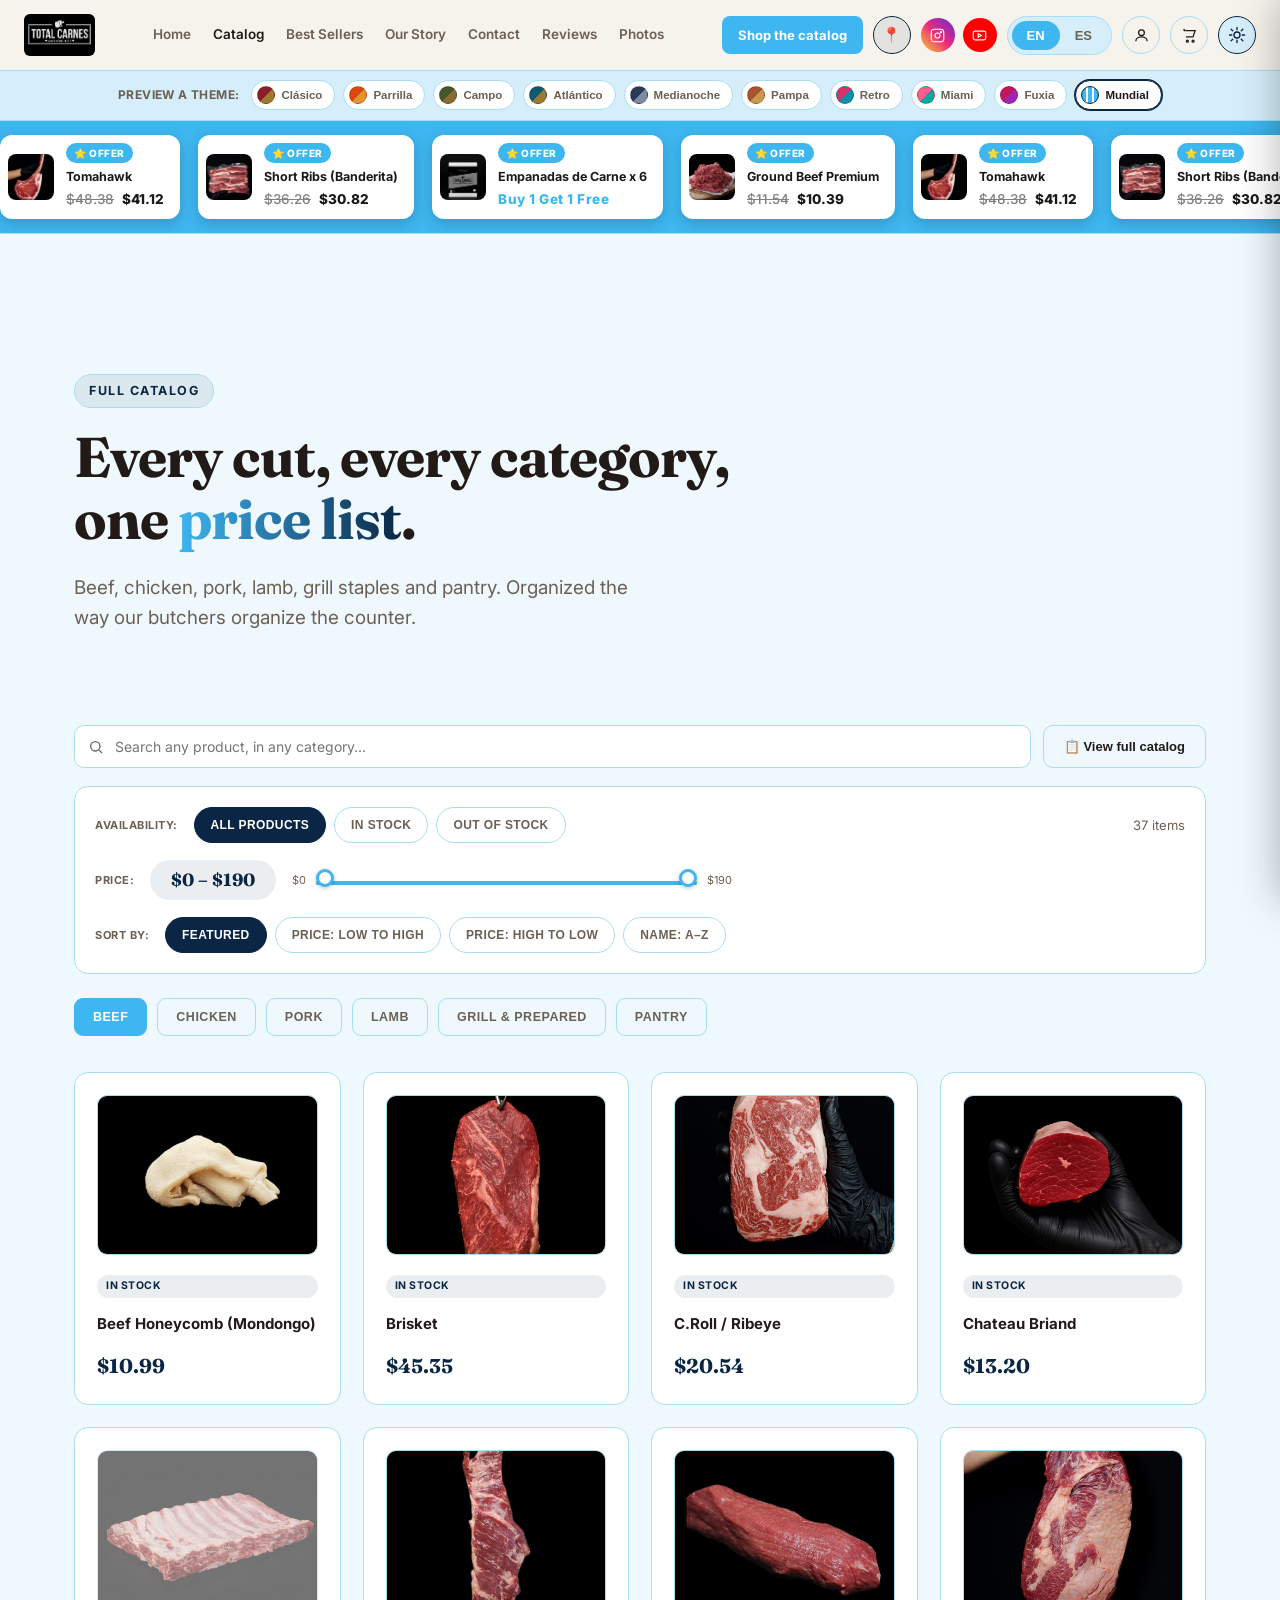
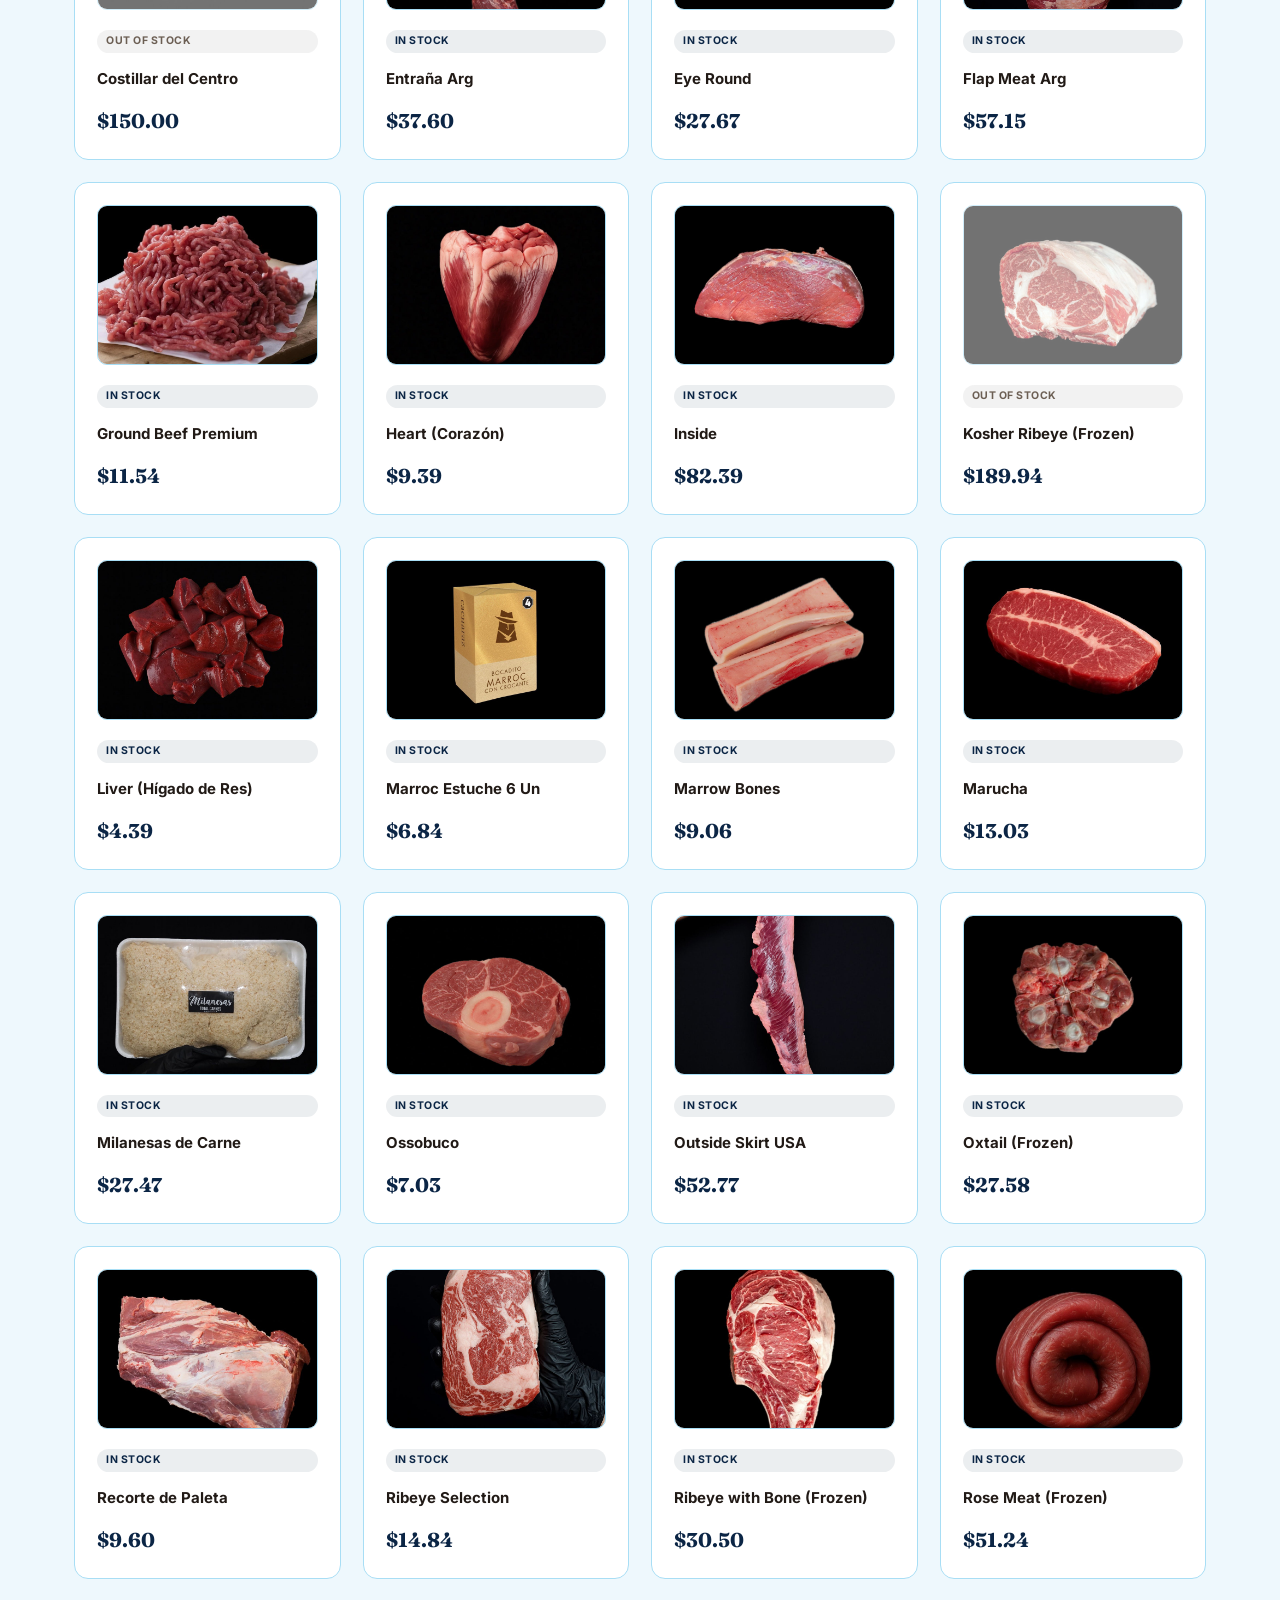
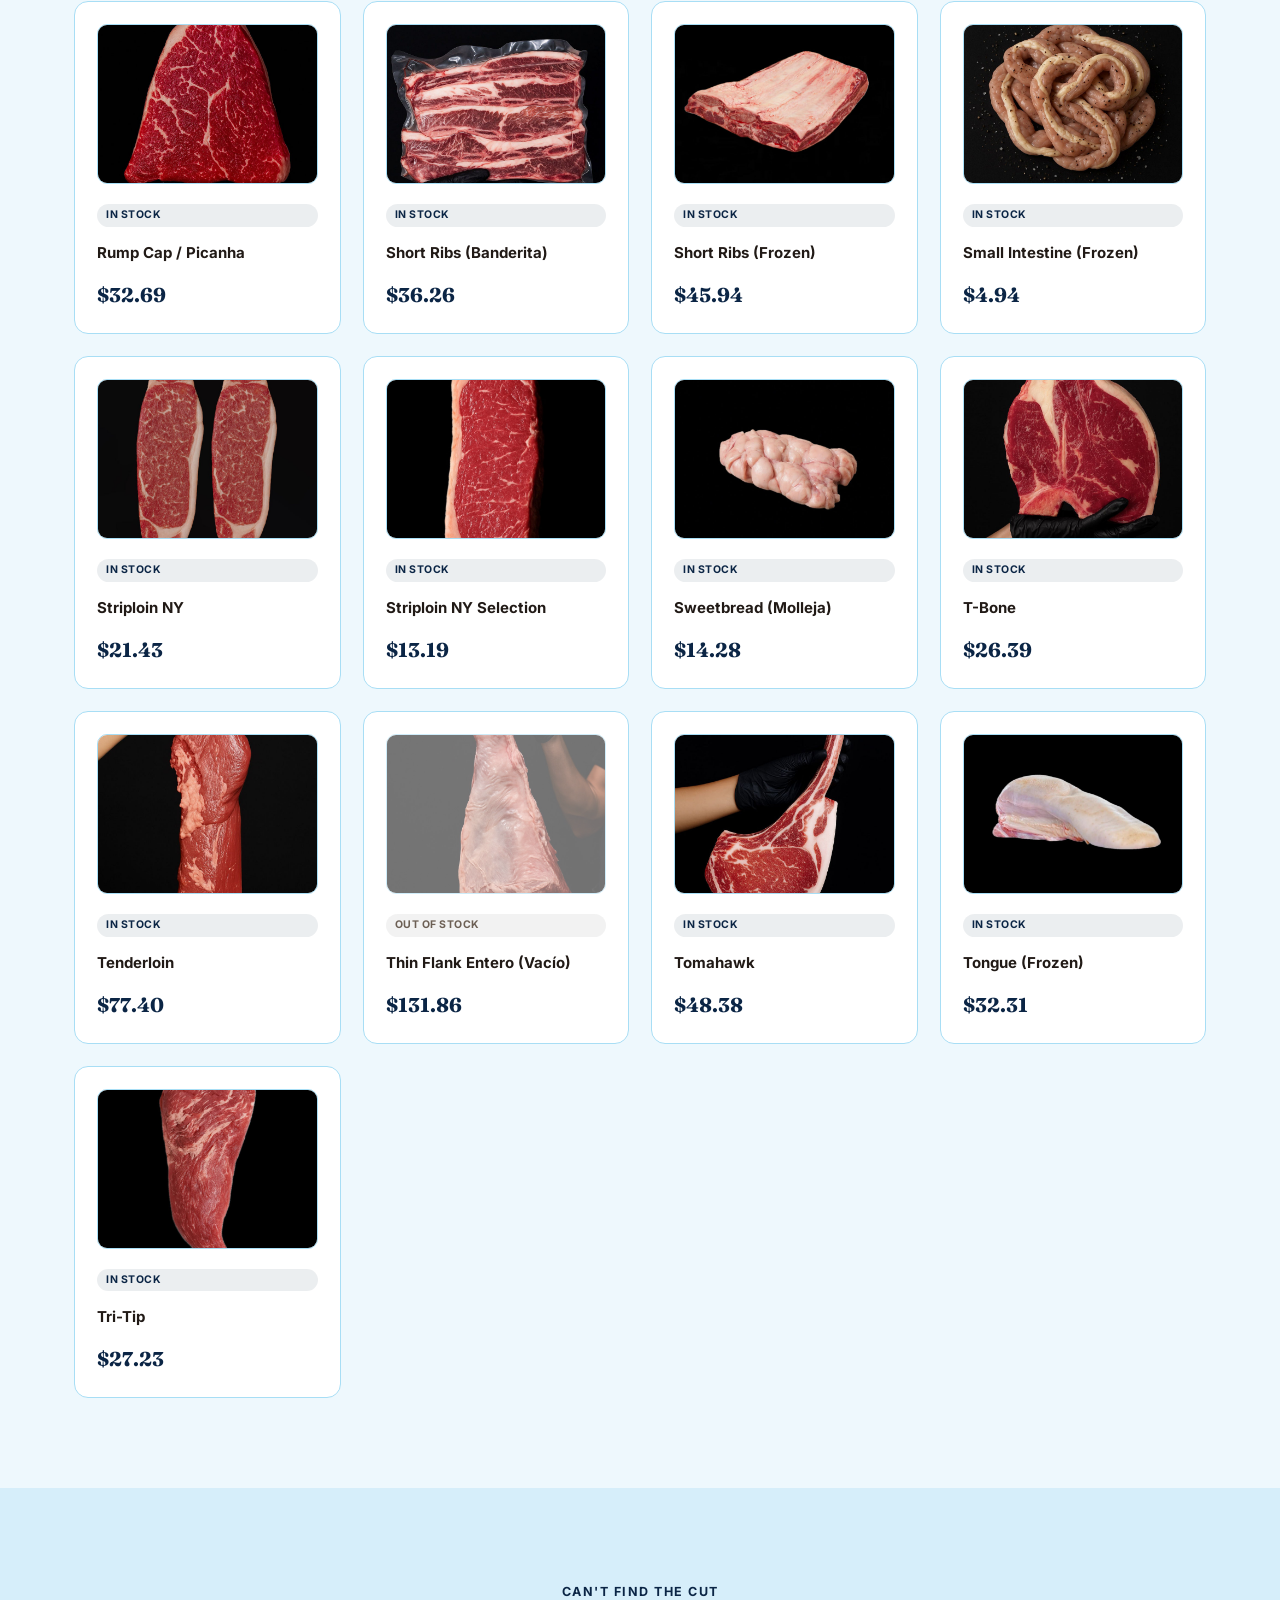
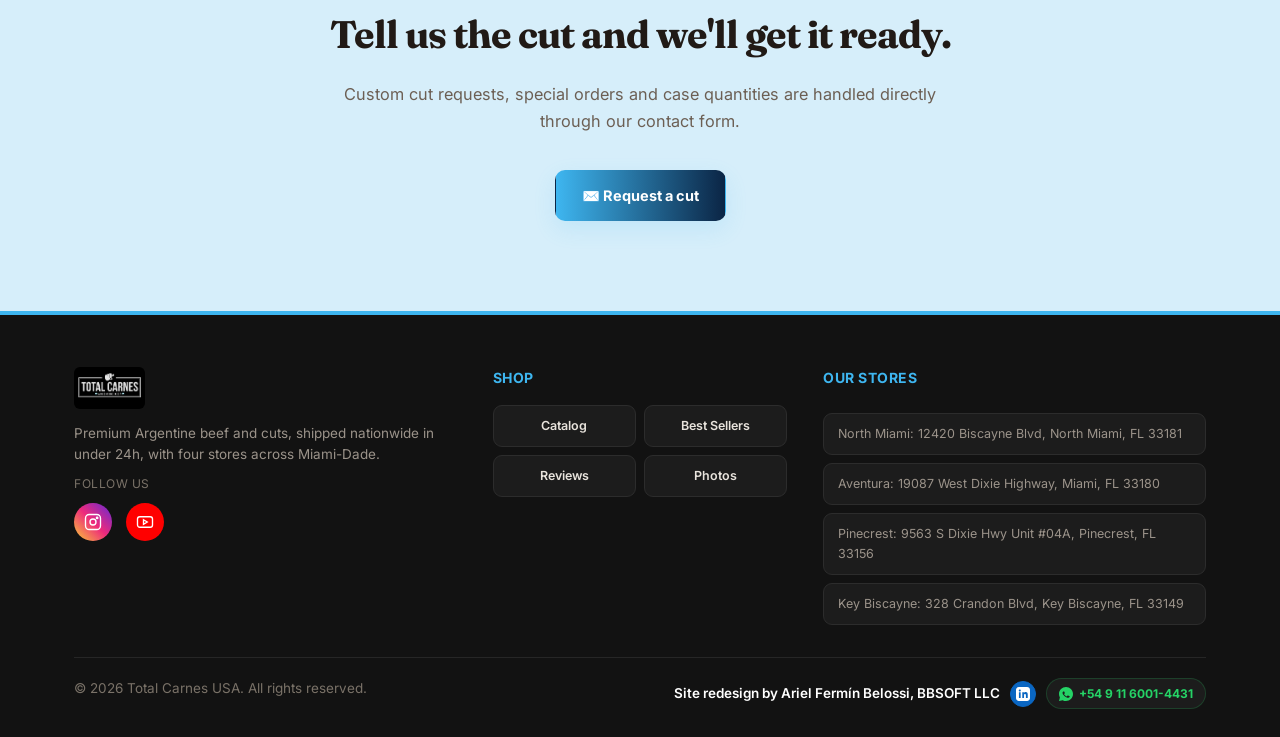
<file: catalogo.html>
<!DOCTYPE html>
<html lang="en">
<head>
<meta charset="UTF-8">
<meta name="viewport" content="width=device-width, initial-scale=1.0">
<link rel="icon" href="data:image/svg+xml,%3Csvg xmlns=%27http://www.w3.org/2000/svg%27 viewBox=%270 0 100 100%27%3E%3Ctext y=%27.9em%27 font-size=%2790%27%3E%F0%9F%A5%A9%3C/text%3E%3C/svg%3E">
<title>Catalog | Total Carnes USA</title>
<meta name="description" content="Full Total Carnes USA catalog: beef, chicken, pork, lamb, grill staples and pantry items, with real prices per pound.">
<meta property="og:title" content="Catalog | Total Carnes USA">
<meta property="og:description" content="Full Total Carnes USA catalog: beef, chicken, pork, lamb, grill staples and pantry items, with real prices per pound.">
<meta property="og:type" content="website">
<meta property="og:url" content="https://totalcarnesusa.pages.dev/catalogo.html">
<meta property="og:image" content="https://totalcarnesusa.pages.dev/assets/images/store/storefront-day.png">
<meta property="og:image:width" content="400">
<meta property="og:image:height" content="298">
<meta name="twitter:card" content="summary_large_image">
<meta name="twitter:title" content="Catalog | Total Carnes USA">
<meta name="twitter:description" content="Full Total Carnes USA catalog: beef, chicken, pork, lamb, grill staples and pantry items, with real prices per pound.">
<meta name="twitter:image" content="https://totalcarnesusa.pages.dev/assets/images/store/storefront-day.png">
<link rel="stylesheet" href="assets/style.css?v=45">
</head>
<body>

<div class="cart-drawer-overlay" id="cart-overlay" onclick="closeCart()"></div>
<div class="cart-drawer" id="cart-drawer">
  <div class="cart-drawer-header">
    <h3 data-i18n="cart_title">Your cart</h3>
    <button class="cart-drawer-close" onclick="closeCart()">✕</button>
  </div>
  <div class="cart-drawer-body" id="cart-drawer-body"></div>
  <div class="cart-drawer-footer">
    <div class="cart-drawer-total-row"><span data-i18n="cart_total">Total</span><span id="cart-drawer-total">$0.00</span></div>
    <button class="btn btn-primary" style="width:100%;justify-content:center;" onclick="checkoutCart()" data-i18n="cart_checkout">Request this order</button>
  </div>
</div>

<div class="smoke-layer" aria-hidden="true">
  <div class="smoke-col c1"><div class="smoke-puff"></div><div class="smoke-puff p2"></div><div class="smoke-puff p3"></div></div>
  <div class="smoke-col c2"><div class="smoke-puff"></div><div class="smoke-puff p2"></div><div class="smoke-puff p3"></div></div>
  <div class="smoke-col c3"><div class="smoke-puff"></div><div class="smoke-puff p2"></div><div class="smoke-puff p3"></div></div>
  <div class="smoke-col c4"><div class="smoke-puff"></div><div class="smoke-puff p2"></div><div class="smoke-puff p3"></div></div>
  <div class="smoke-col c5"><div class="smoke-puff"></div><div class="smoke-puff p2"></div><div class="smoke-puff p3"></div></div>
</div>
<div class="flame-strip" aria-hidden="true">
  <div class="flame f1"></div>
  <div class="flame f2"></div>
  <div class="flame f3"></div>
  <div class="flame f4"></div>
  <div class="flame f5"></div>
  <div class="flame f6"></div>
  <div class="spark s1"></div>
  <div class="spark s2"></div>
  <div class="spark s3"></div>
  <div class="spark s4"></div>
  <div class="spark s5"></div>
  <div class="spark s6"></div>
  <div class="spark s7"></div>
  <div class="spark s8"></div>
  <div class="spark s9"></div>
  <div class="spark s10"></div>
  <div class="spark s11"></div>
  <div class="spark s12"></div>
</div>

<nav class="nav">
  <div class="nav-inner">
    <a href="index.html" class="logo-link"><img src="assets/images/logo.jpg" alt="Total Carnes" class="logo-img"></a>
    <div class="nav-links">
      <a href="index.html" data-i18n="nav_home">Home</a>
      <a href="catalogo.html" class="current" data-i18n="nav_catalog">Catalog</a>
      <a href="best-sellers.html" data-i18n="nav_best">Best Sellers</a>
      <a href="nosotros.html" data-i18n="nav_about">Our Story</a>
      <a href="contacto.html" data-i18n="nav_contact">Contact</a>
      <a href="reviews.html" data-i18n="nav_reviews">Reviews</a>
      <a href="contacto.html#photos-section" data-i18n="nav_photos">Photos</a>
    </div>
    <div class="nav-right">
      <a class="nav-cta" href="catalogo.html" data-i18n="nav_cta">Shop the catalog</a>
      <a class="nav-geo" href="contacto.html#stores-map" title="Find nearest store" aria-label="Find nearest store">📍</a>
      <div class="brand-links nav-brand">
        <a class="icon-instagram" href="https://www.instagram.com/totalcarnes.usa/" target="_blank" rel="noopener" aria-label="Instagram"><svg viewBox="0 0 24 24" fill="none" stroke="currentColor" stroke-width="1.8"><rect x="2" y="2" width="20" height="20" rx="5"></rect><circle cx="12" cy="12" r="4"></circle><circle cx="17.5" cy="6.5" r="1"></circle></svg></a>
        <a class="icon-youtube" href="https://www.youtube.com/watch?v=zVFxLFJM9HE" target="_blank" rel="noopener" aria-label="YouTube"><svg viewBox="0 0 24 24" fill="none" stroke="currentColor" stroke-width="1.8"><rect x="2" y="5" width="20" height="14" rx="3"></rect><polygon points="10 9 15 12 10 15 10 9"></polygon></svg></a>
      </div>
      <div class="lang-toggle">
        <button id="btn-en" class="active" onclick="setLang('en')">EN</button>
        <button id="btn-es" onclick="setLang('es')">ES</button>
      </div>
      <div class="account-dropdown">
        <button class="icon-btn" onclick="toggleAccountPanel()" aria-label="Account">
          <svg viewBox="0 0 24 24" fill="none" stroke="currentColor" stroke-width="1.8"><circle cx="12" cy="8" r="4"></circle><path d="M4 20c0-4 4-6 8-6s8 2 8 6"></path></svg>
        </button>
        <div class="account-panel" id="account-panel">
          <h4 data-i18n="account_title">Account</h4>
          <button class="btn btn-primary" onclick="alert(window.tcAccountNote || 'Design preview. Sign-in would connect to your real customer accounts system.')" data-i18n="account_signin">Sign in</button>
          <div class="account-panel-grid">
            <button data-i18n="account_orders">Orders</button>
            <button data-i18n="account_profile">Profile</button>
          </div>
          <p class="account-note" data-i18n="account_note">Design preview. Sign-in would connect to your real customer accounts system.</p>
        </div>
      </div>
      <button class="icon-btn" onclick="toggleCart()" aria-label="Cart">
        <svg viewBox="0 0 24 24" fill="none" stroke="currentColor" stroke-width="1.8"><path d="M3 4h2l.4 2M7 14h10l3-9H6.4"></path><circle cx="9" cy="20" r="1.4"></circle><circle cx="17" cy="20" r="1.4"></circle></svg>
        <span class="cart-badge" id="cart-badge">0</span>
      </button>
<button class="theme-toggle" onclick="toggleTheme()" aria-label="Toggle light/dark theme">
        <svg class="icon-moon" viewBox="0 0 24 24" fill="none" stroke="currentColor" stroke-width="1.8" stroke-linecap="round" stroke-linejoin="round"><path d="M21 12.5A8.5 8.5 0 1 1 11.5 3 7 7 0 0 0 21 12.5z"></path></svg>
        <svg class="icon-sun" viewBox="0 0 24 24" fill="none" stroke="currentColor" stroke-width="1.8" stroke-linecap="round" stroke-linejoin="round"><circle cx="12" cy="12" r="4"></circle><path d="M12 2v3M12 19v3M4.2 4.2l2.1 2.1M17.7 17.7l2.1 2.1M2 12h3M19 12h3M4.2 19.8l2.1-2.1M17.7 6.3l2.1-2.1"></path></svg>
      </button>
    </div>
    <button class="nav-burger" id="nav-burger" aria-label="Menu"><span></span><span></span><span></span></button>
  </div>
  <div class="mobile-menu" id="mobile-menu">
    <a href="index.html" data-i18n="nav_home">Home</a>
    <a href="catalogo.html" data-i18n="nav_catalog">Catalog</a>
    <a href="best-sellers.html" data-i18n="nav_best">Best Sellers</a>
    <a href="nosotros.html" data-i18n="nav_about">Our Story</a>
    <a href="contacto.html" data-i18n="nav_contact">Contact</a>
      <a href="reviews.html" data-i18n="nav_reviews">Reviews</a>
      <a href="contacto.html#photos-section" data-i18n="nav_photos">Photos</a>
  </div>
</nav>

<div class="theme-strip">
  <span class="theme-strip-label" data-i18n="palette_label">Preview a theme:</span>
  <div class="theme-strip-swatches">
    <button class="swatch-btn" data-palette="classic" onclick="setPalette('classic')"><span class="swatch-dot sw-classic"></span>Clásico</button>
    <button class="swatch-btn" data-palette="parrilla" onclick="setPalette('parrilla')"><span class="swatch-dot sw-parrilla"></span>Parrilla</button>
    <button class="swatch-btn" data-palette="campo" onclick="setPalette('campo')"><span class="swatch-dot sw-campo"></span>Campo</button>
    <button class="swatch-btn" data-palette="atlantico" onclick="setPalette('atlantico')"><span class="swatch-dot sw-atlantico"></span>Atlántico</button>
    <button class="swatch-btn" data-palette="medianoche" onclick="setPalette('medianoche')"><span class="swatch-dot sw-medianoche"></span>Medianoche</button>
    <button class="swatch-btn" data-palette="pampa" onclick="setPalette('pampa')"><span class="swatch-dot sw-pampa"></span>Pampa</button>
    <button class="swatch-btn" data-palette="retro" onclick="setPalette('retro')"><span class="swatch-dot sw-retro"></span>Retro</button>
    <button class="swatch-btn" data-palette="miami" onclick="setPalette('miami')"><span class="swatch-dot sw-miami"></span>Miami</button>
    <button class="swatch-btn" data-palette="fuxia" onclick="setPalette('fuxia')"><span class="swatch-dot sw-fuxia"></span>Fuxia</button>
    <button class="swatch-btn active" data-palette="mundial" onclick="setPalette('mundial')"><span class="swatch-dot sw-mundial"></span>Mundial</button>
  </div>
</div>

<div class="offers-ticker">
  <div class="offers-track"></div>
</div>

<section class="page-hero">
  <div class="container">
    <div class="hero-content">
      <span class="eyebrow" data-i18n="ph_eyebrow">FULL CATALOG</span>
      <h1 data-i18n="ph_title">Every cut, every category, one <span class="grad">price list</span>.</h1>
      <p class="subhead" data-i18n="ph_sub">Beef, chicken, pork, lamb, grill staples and pantry. Organized the way our butchers organize the counter.</p>
    </div>
  </div>
</section>

<section style="padding-top:0;">
  <div class="container">

    <div class="catalog-search-row fade-in">
      <div class="catalog-search-wrap">
        <svg viewBox="0 0 24 24" fill="none" stroke="currentColor" stroke-width="2"><circle cx="11" cy="11" r="7"></circle><line x1="21" y1="21" x2="16.65" y2="16.65"></line></svg>
        <input type="text" id="catalog-search" class="catalog-search-input" oninput="onCatalogSearchInput(this.value)" data-i18n-placeholder="search_placeholder" placeholder="Search any product, in any category...">
      </div>
      <button class="view-all-btn" id="view-all-btn" onclick="setCatalogViewAll()" data-i18n="view_all_btn">📋 View full catalog</button>
    </div>

    <div class="filter-bar fade-in">
      <div class="filter-row">
        <span class="filter-group-label" data-i18n="f_availability">Availability:</span>
        <div class="btn-group">
          <button class="pill-btn stock-btn active" data-stock="all" onclick="setCatalogStock('all')" data-i18n="f_all">All products</button>
          <button class="pill-btn stock-btn" data-stock="in" onclick="setCatalogStock('in')" data-i18n="f_instock">In stock</button>
          <button class="pill-btn stock-btn" data-stock="out" onclick="setCatalogStock('out')" data-i18n="f_outstock">Out of stock</button>
        </div>
        <span class="items-count" id="items-count">37 items</span>
      </div>

      <div class="filter-row price-row">
        <span class="filter-group-label" data-i18n="f_price">Price:</span>
        <div class="price-inline">
          <span class="price-range-display" id="price-range-display">$0 – $190</span>
          <div class="range-slider">
            <span class="range-min-label">$0</span>
            <div class="range-slider-track-wrap">
              <div class="range-track"></div>
              <div class="range-track-fill" id="range-track-fill"></div>
              <input type="range" id="price-min" min="0" max="190" value="0" step="1">
              <input type="range" id="price-max" min="4" max="190" value="190" step="1">
            </div>
            <span class="range-max-label">$190</span>
          </div>
        </div>
      </div>

      <div class="filter-row">
        <span class="filter-group-label" data-i18n="f_sort">Sort by:</span>
        <div class="btn-group">
          <button class="pill-btn sort-btn active" data-sort="default" onclick="setCatalogSort('default')" data-i18n="f_sort_default">Featured</button>
          <button class="pill-btn sort-btn" data-sort="price-asc" onclick="setCatalogSort('price-asc')" data-i18n="f_sort_price_asc">Price: Low to High</button>
          <button class="pill-btn sort-btn" data-sort="price-desc" onclick="setCatalogSort('price-desc')" data-i18n="f_sort_price_desc">Price: High to Low</button>
          <button class="pill-btn sort-btn" data-sort="name-asc" onclick="setCatalogSort('name-asc')" data-i18n="f_sort_name">Name: A–Z</button>
        </div>
      </div>
    </div>

    <div class="tab-row fade-in" id="catalog-tab-row">
      <button class="tab-btn active" data-cat="beef" onclick="setCatalogTab('beef')" data-i18n="cb1_title">Beef</button>
      <button class="tab-btn" data-cat="chicken" onclick="setCatalogTab('chicken')" data-i18n="cb2_title">Chicken</button>
      <button class="tab-btn" data-cat="pork" onclick="setCatalogTab('pork')" data-i18n="cb3_title">Pork</button>
      <button class="tab-btn" data-cat="lamb" onclick="setCatalogTab('lamb')" data-i18n="cb4_title">Lamb</button>
      <button class="tab-btn" data-cat="grill" onclick="setCatalogTab('grill')" data-i18n="cb5_title">Grill &amp; Prepared</button>
      <button class="tab-btn" data-cat="pantry" onclick="setCatalogTab('pantry')" data-i18n="cb6_title">Pantry</button>
    </div>

    <div class="grid" id="catalog-grid"></div>

  </div>
</section>

<section class="story-section" style="text-align:center;">
  <div class="container">
    <div class="fade-in">
      <span class="section-tag" data-i18n="cc_tag">CAN'T FIND THE CUT</span>
      <h2 class="section-title" style="margin:0 auto 16px;" data-i18n="cc_title">Tell us the cut and we'll get it ready.</h2>
      <p class="section-desc" style="margin:0 auto 36px;" data-i18n="cc_desc">Custom cut requests, special orders and case quantities are handled directly through our contact form.</p>
      <a class="btn btn-primary" href="contacto.html" data-i18n="cc_cta">✉️ Request a cut</a>
    </div>
  </div>
</section>

<footer>
  <div class="container">
    <div class="footer-grid">
      <div class="footer-col">
        <img src="assets/images/logo.jpg" alt="Total Carnes" class="logo-img" style="margin-bottom:14px;">
        <p data-i18n="footer_brand_desc">Premium Argentine beef and cuts, shipped nationwide in under 24h, with four stores across Miami-Dade.</p>
        <span class="footer-follow-label" data-i18n="footer_follow">Follow us</span>
        <div class="brand-links">
          <a class="icon-instagram" href="https://www.instagram.com/totalcarnes.usa/" target="_blank" rel="noopener" aria-label="Instagram"><svg viewBox="0 0 24 24" fill="none" stroke="currentColor" stroke-width="1.8"><rect x="2" y="2" width="20" height="20" rx="5"></rect><circle cx="12" cy="12" r="4"></circle><circle cx="17.5" cy="6.5" r="1"></circle></svg></a>
          <a class="icon-youtube" href="https://www.youtube.com/watch?v=zVFxLFJM9HE" target="_blank" rel="noopener" aria-label="YouTube"><svg viewBox="0 0 24 24" fill="none" stroke="currentColor" stroke-width="1.8"><rect x="2" y="5" width="20" height="14" rx="3"></rect><polygon points="10 9 15 12 10 15 10 9"></polygon></svg></a>
        </div>
      </div>
      <div class="footer-col">
        <h4 data-i18n="footer_shop">Shop</h4>
        <div class="footer-col-buttons">
          <a class="footer-link-btn" href="catalogo.html" data-i18n="nav_catalog">📋 Catalog</a>
          <a class="footer-link-btn" href="best-sellers.html" data-i18n="nav_best">⭐ Best Sellers</a>
          <a class="footer-link-btn" href="reviews.html" data-i18n="nav_reviews">💬 Reviews</a>
          <a class="footer-link-btn" href="contacto.html#photos-section" data-i18n="nav_photos">📷 Photos</a>
        </div>
      </div>
      <div class="footer-col">
        <a href="contacto.html#stores-map"><h4 class="footer-link-btn-heading" data-i18n="footer_locations_title">📍 Our stores</h4></a>
        <div class="footer-col-buttons footer-stores">
          <a class="footer-store-link" href="contacto.html#stores-map" data-i18n="addr_northmiami">North Miami: 12420 Biscayne Blvd</a>
          <a class="footer-store-link" href="contacto.html#stores-map" data-i18n="addr_aventura">Aventura: 19087 West Dixie Highway</a>
          <a class="footer-store-link" href="contacto.html#stores-map" data-i18n="addr_pinecrest">Pinecrest: 9563 S Dixie Hwy #04A</a>
          <a class="footer-store-link" href="contacto.html#stores-map" data-i18n="addr_keybiscayne">Key Biscayne: 328 Crandon Blvd</a>
        </div>
      </div>
    </div>
    <div class="footer-bottom">
      <span data-i18n="footer_rights">© 2026 Total Carnes USA. All rights reserved.</span>
      <span class="footer-credit-row">
        <span data-i18n="footer_credit">Site redesign by BBSOFT LLC</span>
        <a class="footer-credit-link" href="https://www.linkedin.com/in/ariel-belossi/" target="_blank" rel="noopener" aria-label="LinkedIn"><svg viewBox="0 0 24 24" fill="currentColor"><path d="M19 0H5C2.24 0 0 2.24 0 5v14c0 2.76 2.24 5 5 5h14c2.76 0 5-2.24 5-5V5c0-2.76-2.24-5-5-5zM8 19H5V9h3v10zM6.5 7.73c-.97 0-1.75-.79-1.75-1.75S5.53 4.23 6.5 4.23s1.75.79 1.75 1.75-.78 1.75-1.75 1.75zM20 19h-3v-4.5c0-1.07-.02-2.45-1.5-2.45-1.5 0-1.73 1.17-1.73 2.37V19h-3V9h2.88v1.23h.04c.4-.76 1.38-1.56 2.84-1.56 3.04 0 3.6 2 3.6 4.59V19z"></path></svg></a>
        <a class="footer-whatsapp" href="https://wa.me/5491160014431" target="_blank" rel="noopener" aria-label="WhatsApp"><svg viewBox="0 0 24 24" fill="currentColor"><path d="M12 0C5.4 0 0 5.4 0 12c0 2.12.56 4.1 1.53 5.83L0 24l6.33-1.5C8 23.43 9.96 24 12 24c6.6 0 12-5.4 12-12S18.6 0 12 0zm6.07 16.93c-.27.76-1.58 1.45-2.18 1.53-.56.08-1.05.27-3.52-.74-2.98-1.2-4.9-4.17-5.05-4.36-.15-.19-1.2-1.6-1.2-3.05 0-1.45.76-2.16 1.03-2.45.27-.29.59-.36.79-.36h.57c.18 0 .43 0 .62.47.24.58.81 2.02.88 2.17.07.15.12.32 0 .51-.6.94-1.18 1.18-1.18 1.18-.18.12-.21.31-.1.51 1.13 2.05 2.45 2.93 4.4 3.74.2.08.32.06.45-.07.13-.13.83-.94 1.06-1.27.22-.32.44-.27.74-.16.3.11 1.9.9 2.23 1.06.33.17.55.25.63.4.08.14.08.83-.19 1.6z"></path></svg> +54 9 11 6001-4431</a>
      </span>
    </div>
  </div>
</footer>

<script src="assets/cart.js"></script>
<script src="assets/common.js?v=25"></script>
<script src="assets/catalog-data.js?v=27"></script>
<script>
renderOffersTicker();
window.onLangChange = function(){ renderCatalogTab(); renderOffersTicker(); };

initSite({
  en:{
    items_label:" items",
    cta_contact:"📍 Find a store",
    ph_eyebrow:"FULL CATALOG",
    ph_title:'Every cut, every category, one <span class="grad">price list</span>.',
    ph_sub:"Beef, chicken, pork, lamb, grill staples and pantry. Organized the way our butchers organize the counter.",
    cb1_title:"Beef", cb2_title:"Chicken", cb3_title:"Pork", cb4_title:"Lamb",
    cb5_title:"Grill & Prepared", cb6_title:"Pantry",
    f_availability:"Availability:", f_all:"All products", f_instock:"In stock", f_outstock:"Out of stock",
    f_price:"Price:",
    f_sort:"Sort by:",
    f_sort_default:"Featured", f_sort_price_asc:"Price: Low to High",
    f_sort_price_desc:"Price: High to Low", f_sort_name:"Name: A–Z",
    stock_in:"In stock", stock_out:"Out of stock",
    no_results:"No products match these filters.",
    search_placeholder:"Search any product, in any category...",
    view_all_btn:"📋 View full catalog",
    cc_tag:"CAN'T FIND THE CUT",
    cc_title:"Tell us the cut and we'll get it ready.",
    cc_desc:"Custom cut requests, special orders and case quantities are handled directly through our contact form.",
    cc_cta:"✉️ Request a cut",
    unit_lb:"/lb"
  },
  es:{
    items_label:" productos",
    cta_contact:"📍 Buscar un local",
    ph_eyebrow:"CATÁLOGO COMPLETO",
    ph_title:'Cada corte, cada categoría, una sola <span class="grad">lista de precios</span>.',
    ph_sub:"Res, pollo, cerdo, cordero, parrilla y almacén. Organizado como lo organizan nuestros carniceros en el mostrador.",
    cb1_title:"Res", cb2_title:"Pollo", cb3_title:"Cerdo", cb4_title:"Cordero",
    cb5_title:"Parrilla y preparados", cb6_title:"Almacén",
    f_availability:"Disponibilidad:", f_all:"Todos los productos", f_instock:"En stock", f_outstock:"Sin stock",
    f_price:"Precio:",
    f_sort:"Ordenar por:",
    f_sort_default:"Destacados", f_sort_price_asc:"Precio: Menor a mayor",
    f_sort_price_desc:"Precio: Mayor a menor", f_sort_name:"Nombre: A–Z",
    stock_in:"En stock", stock_out:"Sin stock",
    no_results:"Ningún producto coincide con estos filtros.",
    search_placeholder:"Buscá cualquier producto, en cualquier categoría...",
    view_all_btn:"📋 Ver todo el catálogo",
    cc_tag:"¿NO ENCONTRÁS EL CORTE?",
    cc_title:"Decinos el corte y te lo preparamos.",
    cc_desc:"Pedidos de corte especial, encargos y cantidades por caja se coordinan directamente por el formulario de contacto.",
    cc_cta:"✉️ Pedir un corte",
    unit_lb:"/lb"
  }
});
initPriceRangeSlider();
const urlCat = new URLSearchParams(window.location.search).get('cat');
if(urlCat && catalogData[urlCat]) setCatalogTab(urlCat);
else renderCatalogTab();
</script>
</body>
</html>
</file>
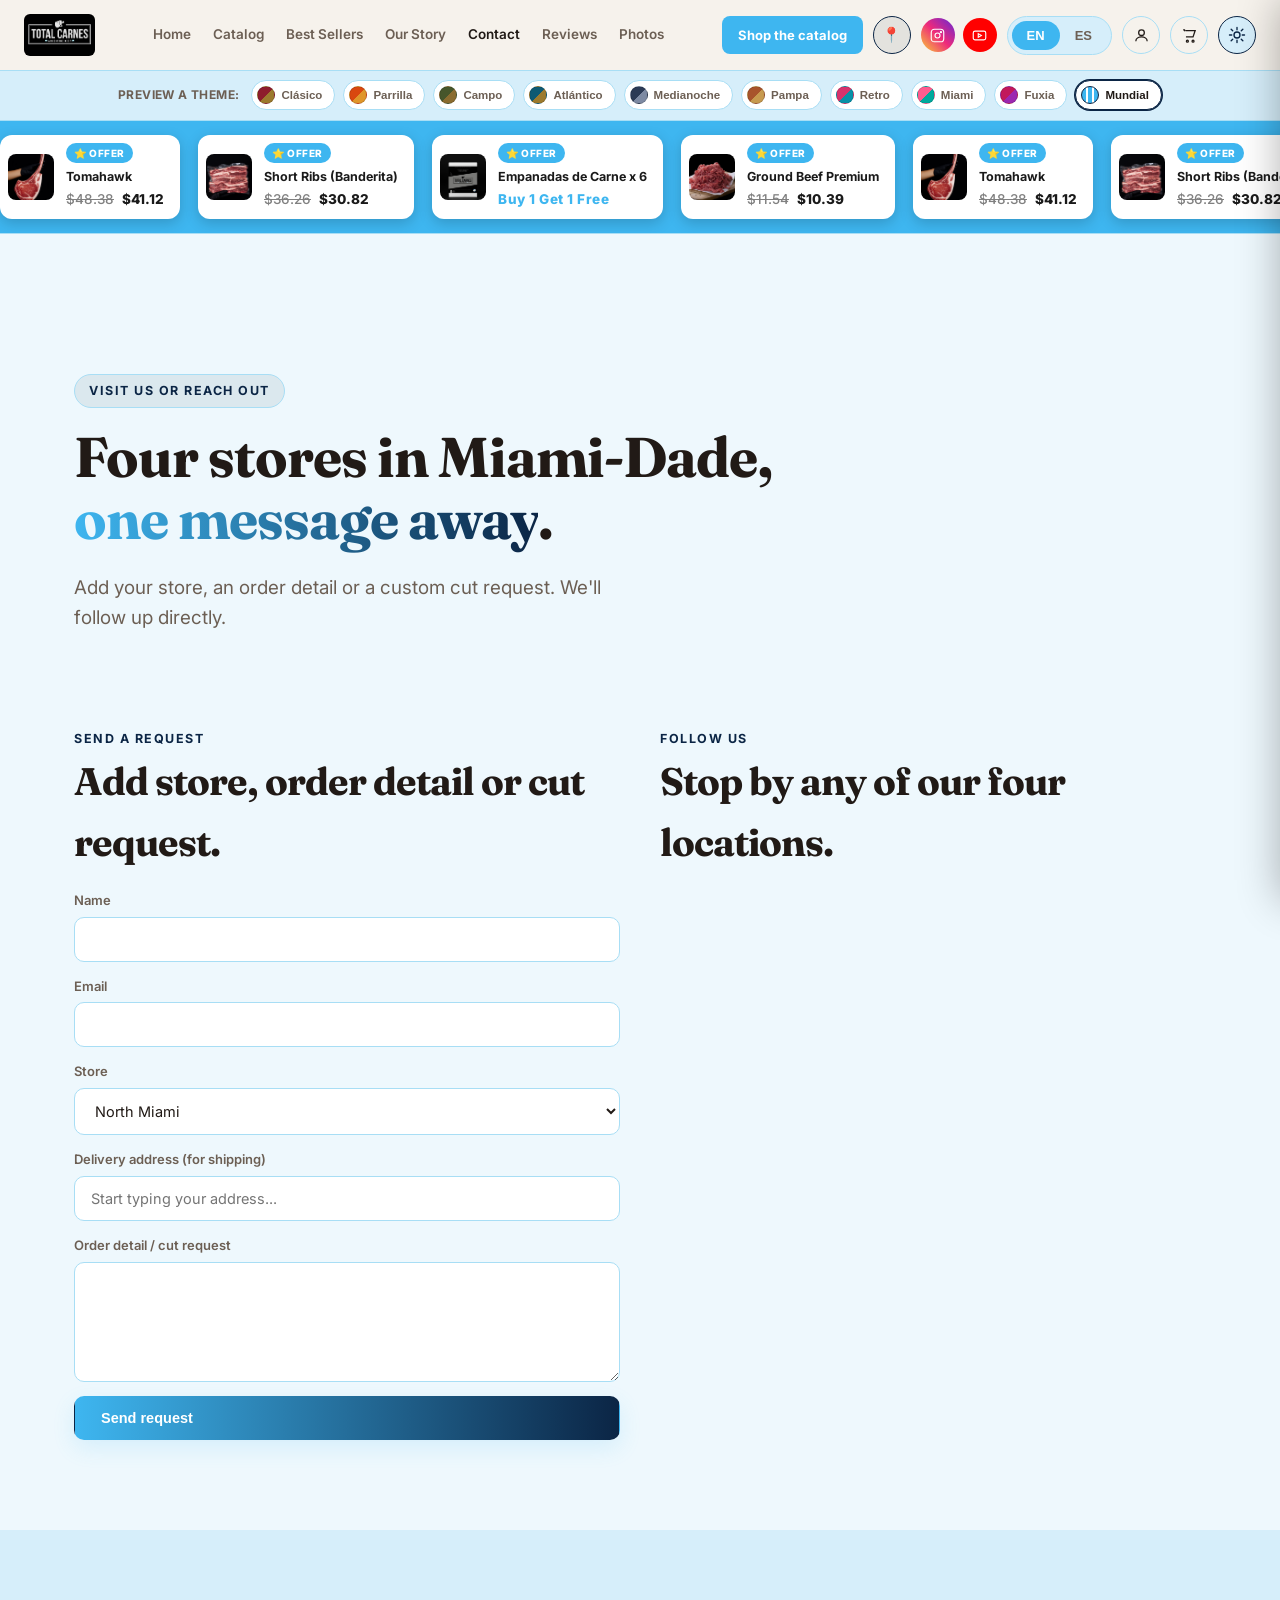
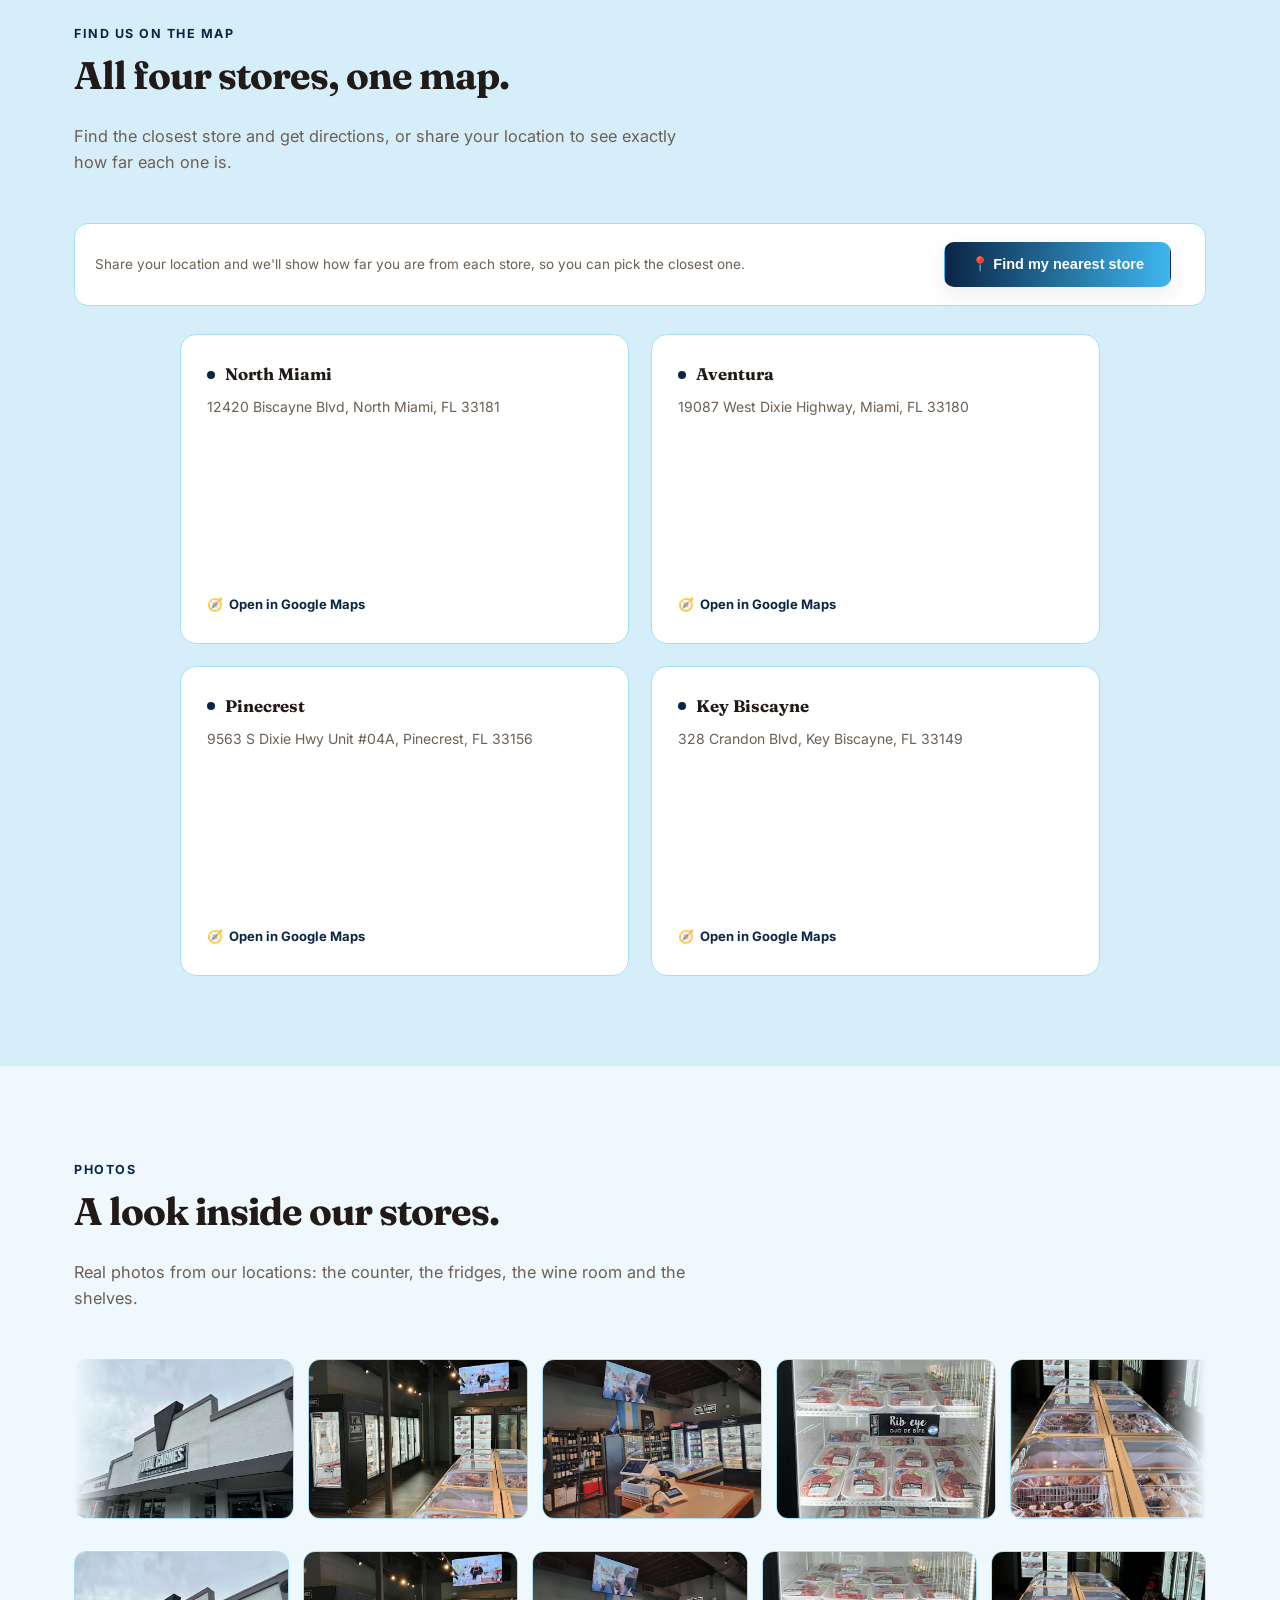
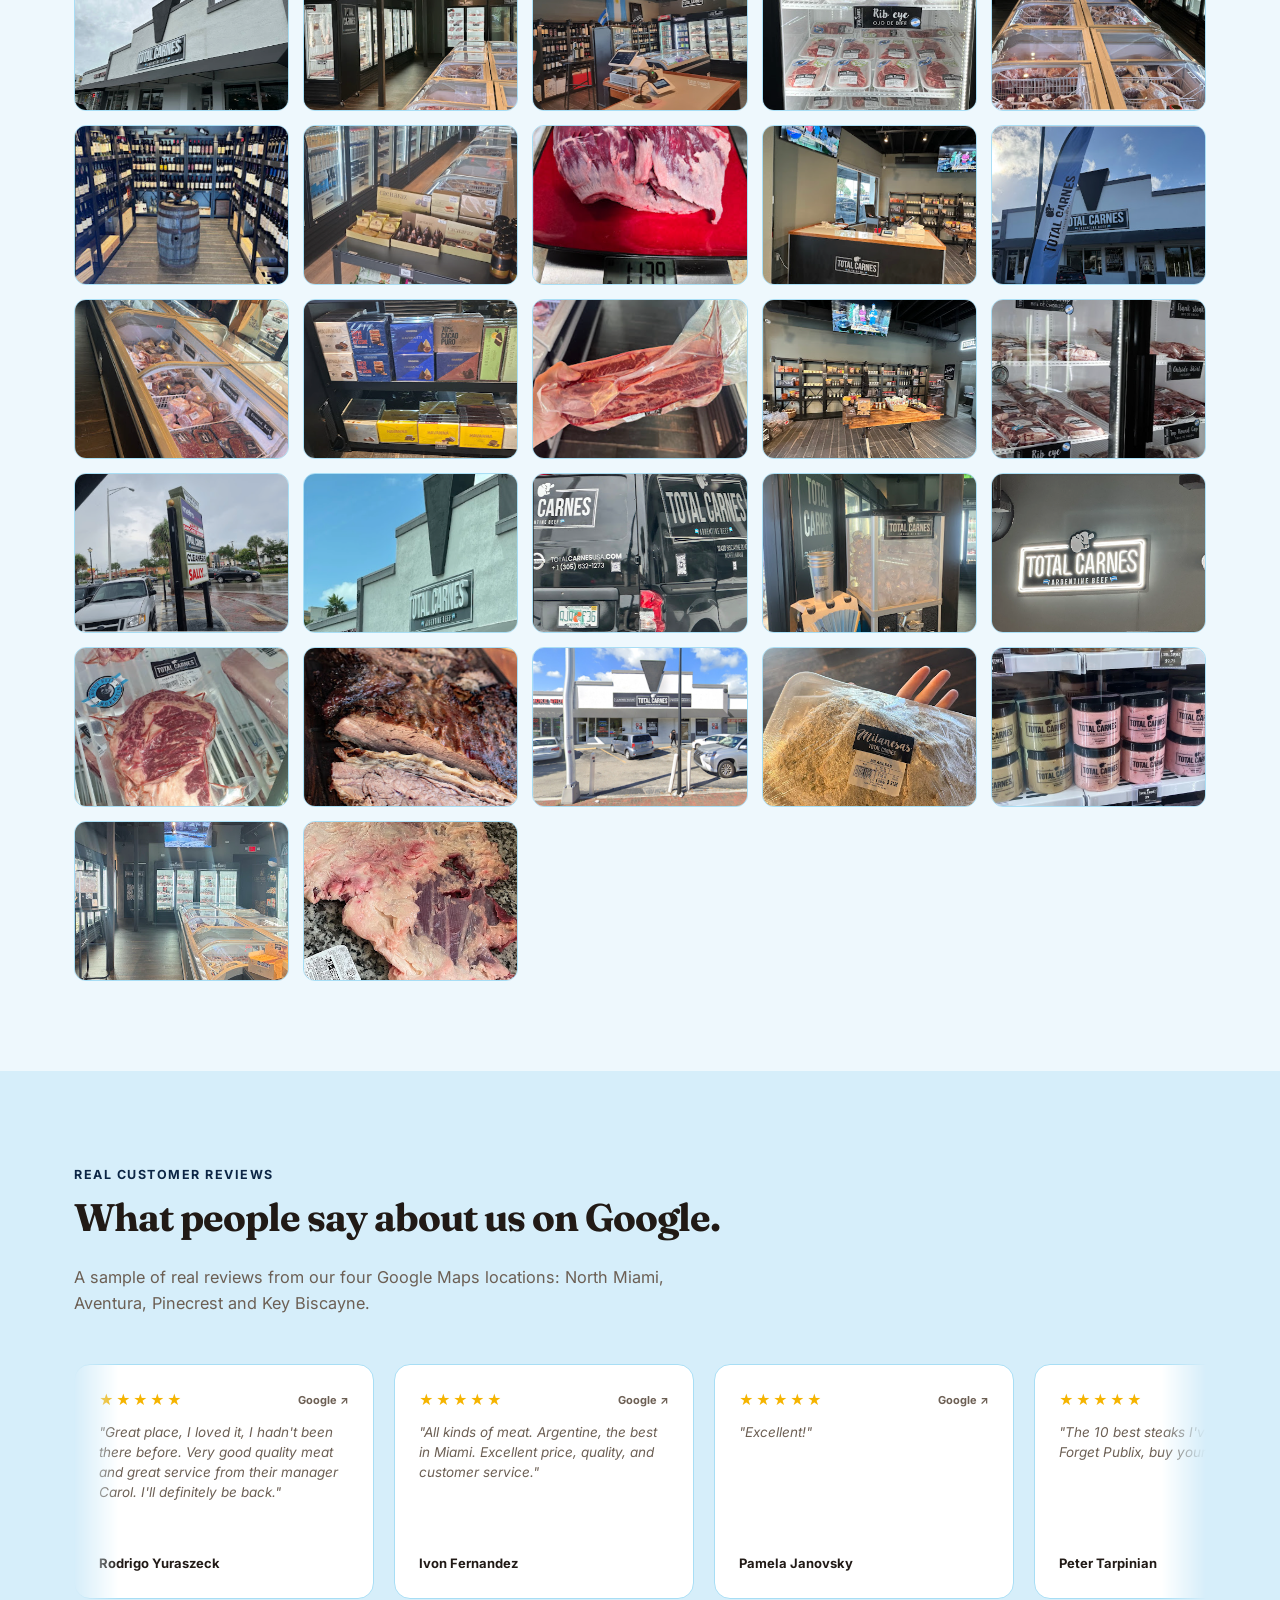
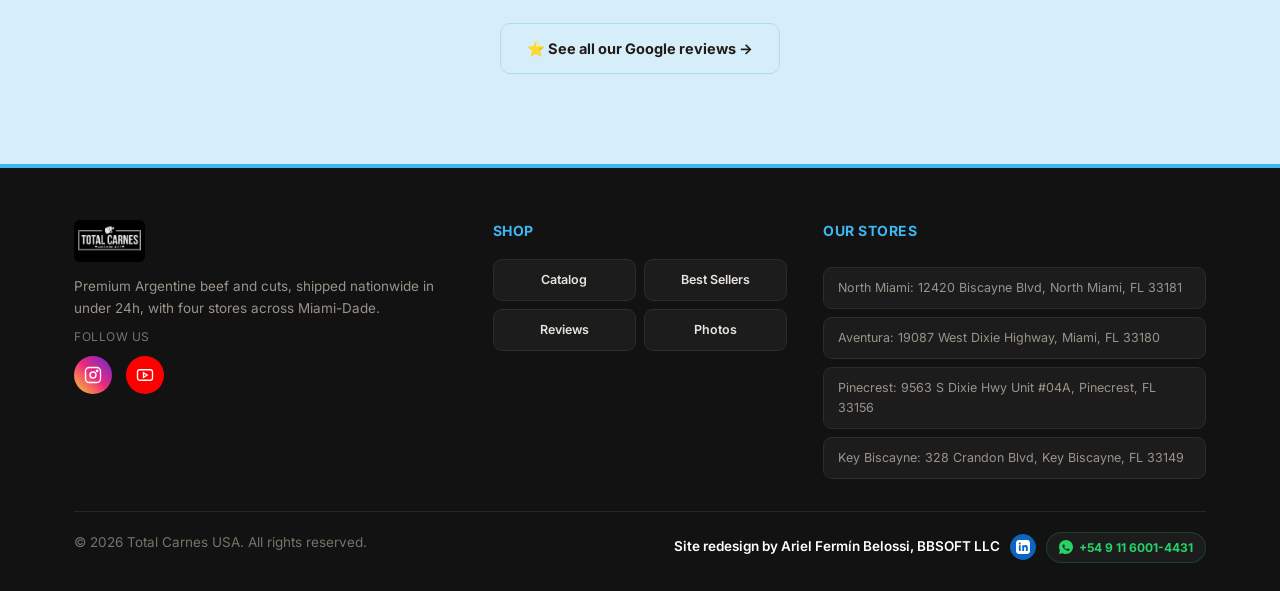
<file: contacto.html>
<!DOCTYPE html>
<html lang="en">
<head>
<meta charset="UTF-8">
<meta name="viewport" content="width=device-width, initial-scale=1.0">
<link rel="icon" href="data:image/svg+xml,%3Csvg xmlns=%27http://www.w3.org/2000/svg%27 viewBox=%270 0 100 100%27%3E%3Ctext y=%27.9em%27 font-size=%2790%27%3E%F0%9F%A5%A9%3C/text%3E%3C/svg%3E">
<title>Contact &amp; Stores | Total Carnes USA</title>
<meta name="description" content="Visit Total Carnes USA in North Miami, Aventura, Pinecrest or Key Biscayne, or send a cut request / order detail through our contact form.">
<meta property="og:title" content="Contact & Stores | Total Carnes USA">
<meta property="og:description" content="Visit Total Carnes USA in North Miami, Aventura, Pinecrest or Key Biscayne, or send a cut request / order detail through our contact form.">
<meta property="og:type" content="website">
<meta property="og:url" content="https://totalcarnesusa.pages.dev/contacto.html">
<meta property="og:image" content="https://totalcarnesusa.pages.dev/assets/images/store/storefront-day.png">
<meta property="og:image:width" content="400">
<meta property="og:image:height" content="298">
<meta name="twitter:card" content="summary_large_image">
<meta name="twitter:title" content="Contact & Stores | Total Carnes USA">
<meta name="twitter:description" content="Visit Total Carnes USA in North Miami, Aventura, Pinecrest or Key Biscayne, or send a cut request / order detail through our contact form.">
<meta name="twitter:image" content="https://totalcarnesusa.pages.dev/assets/images/store/storefront-day.png">
<link rel="stylesheet" href="assets/style.css?v=45">
</head>
<body>

<div class="cart-drawer-overlay" id="cart-overlay" onclick="closeCart()"></div>
<div class="cart-drawer" id="cart-drawer">
  <div class="cart-drawer-header">
    <h3 data-i18n="cart_title">Your cart</h3>
    <button class="cart-drawer-close" onclick="closeCart()">✕</button>
  </div>
  <div class="cart-drawer-body" id="cart-drawer-body"></div>
  <div class="cart-drawer-footer">
    <div class="cart-drawer-total-row"><span data-i18n="cart_total">Total</span><span id="cart-drawer-total">$0.00</span></div>
    <button class="btn btn-primary" style="width:100%;justify-content:center;" onclick="checkoutCart()" data-i18n="cart_checkout">Request this order</button>
  </div>
</div>

<div class="smoke-layer" aria-hidden="true">
  <div class="smoke-col c1"><div class="smoke-puff"></div><div class="smoke-puff p2"></div><div class="smoke-puff p3"></div></div>
  <div class="smoke-col c2"><div class="smoke-puff"></div><div class="smoke-puff p2"></div><div class="smoke-puff p3"></div></div>
  <div class="smoke-col c3"><div class="smoke-puff"></div><div class="smoke-puff p2"></div><div class="smoke-puff p3"></div></div>
  <div class="smoke-col c4"><div class="smoke-puff"></div><div class="smoke-puff p2"></div><div class="smoke-puff p3"></div></div>
  <div class="smoke-col c5"><div class="smoke-puff"></div><div class="smoke-puff p2"></div><div class="smoke-puff p3"></div></div>
</div>
<div class="flame-strip" aria-hidden="true">
  <div class="flame f1"></div>
  <div class="flame f2"></div>
  <div class="flame f3"></div>
  <div class="flame f4"></div>
  <div class="flame f5"></div>
  <div class="flame f6"></div>
  <div class="spark s1"></div>
  <div class="spark s2"></div>
  <div class="spark s3"></div>
  <div class="spark s4"></div>
  <div class="spark s5"></div>
  <div class="spark s6"></div>
  <div class="spark s7"></div>
  <div class="spark s8"></div>
  <div class="spark s9"></div>
  <div class="spark s10"></div>
  <div class="spark s11"></div>
  <div class="spark s12"></div>
</div>

<nav class="nav">
  <div class="nav-inner">
    <a href="index.html" class="logo-link"><img src="assets/images/logo.jpg" alt="Total Carnes" class="logo-img"></a>
    <div class="nav-links">
      <a href="index.html" data-i18n="nav_home">Home</a>
      <a href="catalogo.html" data-i18n="nav_catalog">Catalog</a>
      <a href="best-sellers.html" data-i18n="nav_best">Best Sellers</a>
      <a href="nosotros.html" data-i18n="nav_about">Our Story</a>
      <a href="contacto.html" class="current" data-i18n="nav_contact">Contact</a>
      <a href="reviews.html" data-i18n="nav_reviews">Reviews</a>
      <a href="contacto.html#photos-section" data-i18n="nav_photos">Photos</a>
    </div>
    <div class="nav-right">
      <a class="nav-cta" href="catalogo.html" data-i18n="nav_cta">Shop the catalog</a>
      <a class="nav-geo" href="contacto.html#stores-map" title="Find nearest store" aria-label="Find nearest store">📍</a>
      <div class="brand-links nav-brand">
        <a class="icon-instagram" href="https://www.instagram.com/totalcarnes.usa/" target="_blank" rel="noopener" aria-label="Instagram"><svg viewBox="0 0 24 24" fill="none" stroke="currentColor" stroke-width="1.8"><rect x="2" y="2" width="20" height="20" rx="5"></rect><circle cx="12" cy="12" r="4"></circle><circle cx="17.5" cy="6.5" r="1"></circle></svg></a>
        <a class="icon-youtube" href="https://www.youtube.com/watch?v=zVFxLFJM9HE" target="_blank" rel="noopener" aria-label="YouTube"><svg viewBox="0 0 24 24" fill="none" stroke="currentColor" stroke-width="1.8"><rect x="2" y="5" width="20" height="14" rx="3"></rect><polygon points="10 9 15 12 10 15 10 9"></polygon></svg></a>
      </div>
      <div class="lang-toggle">
        <button id="btn-en" class="active" onclick="setLang('en')">EN</button>
        <button id="btn-es" onclick="setLang('es')">ES</button>
      </div>
      <div class="account-dropdown">
        <button class="icon-btn" onclick="toggleAccountPanel()" aria-label="Account">
          <svg viewBox="0 0 24 24" fill="none" stroke="currentColor" stroke-width="1.8"><circle cx="12" cy="8" r="4"></circle><path d="M4 20c0-4 4-6 8-6s8 2 8 6"></path></svg>
        </button>
        <div class="account-panel" id="account-panel">
          <h4 data-i18n="account_title">Account</h4>
          <button class="btn btn-primary" onclick="alert(window.tcAccountNote || 'Design preview. Sign-in would connect to your real customer accounts system.')" data-i18n="account_signin">Sign in</button>
          <div class="account-panel-grid">
            <button data-i18n="account_orders">Orders</button>
            <button data-i18n="account_profile">Profile</button>
          </div>
          <p class="account-note" data-i18n="account_note">Design preview. Sign-in would connect to your real customer accounts system.</p>
        </div>
      </div>
      <button class="icon-btn" onclick="toggleCart()" aria-label="Cart">
        <svg viewBox="0 0 24 24" fill="none" stroke="currentColor" stroke-width="1.8"><path d="M3 4h2l.4 2M7 14h10l3-9H6.4"></path><circle cx="9" cy="20" r="1.4"></circle><circle cx="17" cy="20" r="1.4"></circle></svg>
        <span class="cart-badge" id="cart-badge">0</span>
      </button>
<button class="theme-toggle" onclick="toggleTheme()" aria-label="Toggle light/dark theme">
        <svg class="icon-moon" viewBox="0 0 24 24" fill="none" stroke="currentColor" stroke-width="1.8" stroke-linecap="round" stroke-linejoin="round"><path d="M21 12.5A8.5 8.5 0 1 1 11.5 3 7 7 0 0 0 21 12.5z"></path></svg>
        <svg class="icon-sun" viewBox="0 0 24 24" fill="none" stroke="currentColor" stroke-width="1.8" stroke-linecap="round" stroke-linejoin="round"><circle cx="12" cy="12" r="4"></circle><path d="M12 2v3M12 19v3M4.2 4.2l2.1 2.1M17.7 17.7l2.1 2.1M2 12h3M19 12h3M4.2 19.8l2.1-2.1M17.7 6.3l2.1-2.1"></path></svg>
      </button>
    </div>
    <button class="nav-burger" id="nav-burger" aria-label="Menu"><span></span><span></span><span></span></button>
  </div>
  <div class="mobile-menu" id="mobile-menu">
    <a href="index.html" data-i18n="nav_home">Home</a>
    <a href="catalogo.html" data-i18n="nav_catalog">Catalog</a>
    <a href="best-sellers.html" data-i18n="nav_best">Best Sellers</a>
    <a href="nosotros.html" data-i18n="nav_about">Our Story</a>
    <a href="contacto.html" data-i18n="nav_contact">Contact</a>
      <a href="reviews.html" data-i18n="nav_reviews">Reviews</a>
      <a href="contacto.html#photos-section" data-i18n="nav_photos">Photos</a>
  </div>
</nav>

<div class="theme-strip">
  <span class="theme-strip-label" data-i18n="palette_label">Preview a theme:</span>
  <div class="theme-strip-swatches">
    <button class="swatch-btn" data-palette="classic" onclick="setPalette('classic')"><span class="swatch-dot sw-classic"></span>Clásico</button>
    <button class="swatch-btn" data-palette="parrilla" onclick="setPalette('parrilla')"><span class="swatch-dot sw-parrilla"></span>Parrilla</button>
    <button class="swatch-btn" data-palette="campo" onclick="setPalette('campo')"><span class="swatch-dot sw-campo"></span>Campo</button>
    <button class="swatch-btn" data-palette="atlantico" onclick="setPalette('atlantico')"><span class="swatch-dot sw-atlantico"></span>Atlántico</button>
    <button class="swatch-btn" data-palette="medianoche" onclick="setPalette('medianoche')"><span class="swatch-dot sw-medianoche"></span>Medianoche</button>
    <button class="swatch-btn" data-palette="pampa" onclick="setPalette('pampa')"><span class="swatch-dot sw-pampa"></span>Pampa</button>
    <button class="swatch-btn" data-palette="retro" onclick="setPalette('retro')"><span class="swatch-dot sw-retro"></span>Retro</button>
    <button class="swatch-btn" data-palette="miami" onclick="setPalette('miami')"><span class="swatch-dot sw-miami"></span>Miami</button>
    <button class="swatch-btn" data-palette="fuxia" onclick="setPalette('fuxia')"><span class="swatch-dot sw-fuxia"></span>Fuxia</button>
    <button class="swatch-btn active" data-palette="mundial" onclick="setPalette('mundial')"><span class="swatch-dot sw-mundial"></span>Mundial</button>
  </div>
</div>

<div class="offers-ticker">
  <div class="offers-track"></div>
</div>

<section class="page-hero">
  <div class="container">
    <div class="hero-content">
      <span class="eyebrow" data-i18n="ph_eyebrow">VISIT US OR REACH OUT</span>
      <h1 data-i18n="ph_title">Four stores in Miami-Dade, <span class="grad">one message away</span>.</h1>
      <p class="subhead" data-i18n="ph_sub">Add your store, an order detail or a custom cut request. We'll follow up directly.</p>
    </div>
  </div>
</section>

<section style="padding-top:0;">
  <div class="container">
    <div class="contact-grid">

      <div class="fade-in">
        <span class="section-tag" data-i18n="form_tag">SEND A REQUEST</span>
        <h2 class="section-title" data-i18n="form_title">Add store, order detail or cut request.</h2>
        <form class="contact-form" onsubmit="return handleContactSubmit(event)">
          <label data-i18n="lbl_name">Name</label>
          <input type="text" name="name" required>
          <label data-i18n="lbl_email">Email</label>
          <input type="email" name="email" required>
          <label data-i18n="lbl_store">Store</label>
          <select name="store">
            <option value="north-miami">North Miami</option>
            <option value="aventura">Aventura</option>
            <option value="pinecrest">Pinecrest</option>
            <option value="key-biscayne">Key Biscayne</option>
            <option value="shipping" data-i18n="opt_shipping">Nationwide shipping</option>
          </select>
          <label data-i18n="lbl_address">Delivery address (for shipping)</label>
          <div class="autocomplete-wrap">
            <input type="text" name="address" id="address-input" autocomplete="off" data-i18n-placeholder="ph_address">
            <div class="autocomplete-list" id="address-suggestions"></div>
          </div>
          <label data-i18n="lbl_message">Order detail / cut request</label>
          <textarea name="message" required></textarea>
          <button class="btn btn-primary" type="submit" data-i18n="btn_send">Send request</button>
        </form>
      </div>

      <div class="fade-in">
        <span class="section-tag" data-i18n="social_tag">FOLLOW US</span>
        <h2 class="section-title" data-i18n="loc_title">Stop by any of our four locations.</h2>
        <div class="brand-links" style="margin-bottom:8px;">
          <a class="icon-instagram" href="https://www.instagram.com/totalcarnes.usa/" target="_blank" rel="noopener" aria-label="Instagram"><svg viewBox="0 0 24 24" fill="none" stroke="currentColor" stroke-width="1.8"><rect x="2" y="2" width="20" height="20" rx="5"></rect><circle cx="12" cy="12" r="4"></circle><circle cx="17.5" cy="6.5" r="1"></circle></svg></a>
          <a class="icon-youtube" href="https://www.youtube.com/watch?v=zVFxLFJM9HE" target="_blank" rel="noopener" aria-label="YouTube"><svg viewBox="0 0 24 24" fill="none" stroke="currentColor" stroke-width="1.8"><rect x="2" y="5" width="20" height="14" rx="3"></rect><polygon points="10 9 15 12 10 15 10 9"></polygon></svg></a>
        </div>
      </div>

    </div>
  </div>
</section>

<section class="story-section" id="stores-map">
  <div class="container">
    <div class="fade-in">
      <span class="section-tag" data-i18n="map_tag">OUR STORES ON THE MAP</span>
      <h2 class="section-title" data-i18n="map_title">All four stores, mapped.</h2>
      <p class="section-desc" data-i18n="map_desc">Find the closest store and get directions, or share your location to see exactly how far each one is.</p>
    </div>
    <div class="geo-bar fade-in">
      <p data-i18n="geo_desc">Share your location and we'll show how far you are from each store, so you can pick the closest one.</p>
      <button class="btn btn-gold" onclick="findNearestStore()" data-i18n="geo_btn">📍 Find my nearest store</button>
      <span class="geo-status" id="geo-status"></span>
    </div>

    <div class="store-grid-2x2" id="store-grid">
      <div class="location-card fade-in" data-lat="25.8905" data-lng="-80.1867">
        <h3>North Miami</h3>
        <p>12420 Biscayne Blvd, North Miami, FL 33181</p>
        <span class="distance-badge" style="display:none;"></span>
        <iframe class="mini-map" loading="lazy" referrerpolicy="no-referrer-when-downgrade" src="https://www.google.com/maps?q=12420+Biscayne+Blvd,+North+Miami,+FL+33181&output=embed"></iframe>
        <a class="street-link" target="_blank" rel="noopener" href="https://www.google.com/maps?q=12420+Biscayne+Blvd,+North+Miami,+FL+33181">🧭 <span data-i18n="street_view">Open in Google Maps</span></a>
      </div>
      <div class="location-card fade-in" data-lat="25.9566" data-lng="-80.1425">
        <h3>Aventura</h3>
        <p>19087 West Dixie Highway, Miami, FL 33180</p>
        <span class="distance-badge" style="display:none;"></span>
        <iframe class="mini-map" loading="lazy" referrerpolicy="no-referrer-when-downgrade" src="https://www.google.com/maps?q=19087+West+Dixie+Highway,+Miami,+FL+33180&output=embed"></iframe>
        <a class="street-link" target="_blank" rel="noopener" href="https://www.google.com/maps?q=19087+West+Dixie+Highway,+Miami,+FL+33180">🧭 <span data-i18n="street_view">Open in Google Maps</span></a>
      </div>
      <div class="location-card fade-in" data-lat="25.6664" data-lng="-80.3081">
        <h3>Pinecrest</h3>
        <p>9563 S Dixie Hwy Unit #04A, Pinecrest, FL 33156</p>
        <span class="distance-badge" style="display:none;"></span>
        <iframe class="mini-map" loading="lazy" referrerpolicy="no-referrer-when-downgrade" src="https://www.google.com/maps?q=9563+S+Dixie+Hwy+Unit+04A,+Pinecrest,+FL+33156&output=embed"></iframe>
        <a class="street-link" target="_blank" rel="noopener" href="https://www.google.com/maps?q=9563+S+Dixie+Hwy+Unit+04A,+Pinecrest,+FL+33156">🧭 <span data-i18n="street_view">Open in Google Maps</span></a>
      </div>
      <div class="location-card fade-in" data-lat="25.6938" data-lng="-80.1614">
        <h3>Key Biscayne</h3>
        <p>328 Crandon Blvd, Key Biscayne, FL 33149</p>
        <span class="distance-badge" style="display:none;"></span>
        <iframe class="mini-map" loading="lazy" referrerpolicy="no-referrer-when-downgrade" src="https://www.google.com/maps?q=328+Crandon+Blvd,+Key+Biscayne,+FL+33149&output=embed"></iframe>
        <a class="street-link" target="_blank" rel="noopener" href="https://www.google.com/maps?q=328+Crandon+Blvd,+Key+Biscayne,+FL+33149">🧭 <span data-i18n="street_view">Open in Google Maps</span></a>
      </div>
    </div>
  </div>
</section>

<section id="photos-section">
  <div class="container">
    <div class="fade-in">
      <span class="section-tag" data-i18n="photos_tag">PHOTOS</span>
      <h2 class="section-title" data-i18n="photos_title">A look at our products and stores.</h2>
      <p class="section-desc" data-i18n="photos_desc">Browse photos from our catalog and locations.</p>
    </div>
    <div class="photo-carousel fade-in">
      <div class="photo-track" id="photo-track"></div>
    </div>
    <div class="photo-grid fade-in" id="photo-grid"></div>
  </div>
</section>

<section class="story-section">
  <div class="container">
    <div class="fade-in">
      <span class="section-tag" data-i18n="reviews_tag">REAL CUSTOMER REVIEWS</span>
      <h2 class="section-title" data-i18n="reviews_title">What people say about us on Google.</h2>
      <p class="section-desc" data-i18n="reviews_desc">A sample of real reviews from our four Google Maps locations: North Miami, Aventura, Pinecrest and Key Biscayne.</p>
    </div>
    <div class="reviews-carousel fade-in">
      <div class="reviews-track" id="reviews-track-contacto"></div>
    </div>
    <div class="fade-in" style="margin-top:24px; text-align:center;">
      <a class="btn btn-secondary" href="reviews.html" data-i18n="reviews_see_more">⭐ See all our Google reviews →</a>
    </div>
  </div>
</section>

<footer>
  <div class="container">
    <div class="footer-grid">
      <div class="footer-col">
        <img src="assets/images/logo.jpg" alt="Total Carnes" class="logo-img" style="margin-bottom:14px;">
        <p data-i18n="footer_brand_desc">Premium Argentine beef and cuts, shipped nationwide in under 24h, with four stores across Miami-Dade.</p>
        <span class="footer-follow-label" data-i18n="footer_follow">Follow us</span>
        <div class="brand-links">
          <a class="icon-instagram" href="https://www.instagram.com/totalcarnes.usa/" target="_blank" rel="noopener" aria-label="Instagram"><svg viewBox="0 0 24 24" fill="none" stroke="currentColor" stroke-width="1.8"><rect x="2" y="2" width="20" height="20" rx="5"></rect><circle cx="12" cy="12" r="4"></circle><circle cx="17.5" cy="6.5" r="1"></circle></svg></a>
          <a class="icon-youtube" href="https://www.youtube.com/watch?v=zVFxLFJM9HE" target="_blank" rel="noopener" aria-label="YouTube"><svg viewBox="0 0 24 24" fill="none" stroke="currentColor" stroke-width="1.8"><rect x="2" y="5" width="20" height="14" rx="3"></rect><polygon points="10 9 15 12 10 15 10 9"></polygon></svg></a>
        </div>
      </div>
      <div class="footer-col">
        <h4 data-i18n="footer_shop">Shop</h4>
        <div class="footer-col-buttons">
          <a class="footer-link-btn" href="catalogo.html" data-i18n="nav_catalog">📋 Catalog</a>
          <a class="footer-link-btn" href="best-sellers.html" data-i18n="nav_best">⭐ Best Sellers</a>
          <a class="footer-link-btn" href="reviews.html" data-i18n="nav_reviews">💬 Reviews</a>
          <a class="footer-link-btn" href="contacto.html#photos-section" data-i18n="nav_photos">📷 Photos</a>
        </div>
      </div>
      <div class="footer-col">
        <a href="contacto.html#stores-map"><h4 class="footer-link-btn-heading" data-i18n="footer_locations_title">📍 Our stores</h4></a>
        <div class="footer-col-buttons footer-stores">
          <a class="footer-store-link" href="contacto.html#stores-map" data-i18n="addr_northmiami">North Miami: 12420 Biscayne Blvd</a>
          <a class="footer-store-link" href="contacto.html#stores-map" data-i18n="addr_aventura">Aventura: 19087 West Dixie Highway</a>
          <a class="footer-store-link" href="contacto.html#stores-map" data-i18n="addr_pinecrest">Pinecrest: 9563 S Dixie Hwy #04A</a>
          <a class="footer-store-link" href="contacto.html#stores-map" data-i18n="addr_keybiscayne">Key Biscayne: 328 Crandon Blvd</a>
        </div>
      </div>
    </div>
    <div class="footer-bottom">
      <span data-i18n="footer_rights">© 2026 Total Carnes USA. All rights reserved.</span>
      <span class="footer-credit-row">
        <span data-i18n="footer_credit">Site redesign by BBSOFT LLC</span>
        <a class="footer-credit-link" href="https://www.linkedin.com/in/ariel-belossi/" target="_blank" rel="noopener" aria-label="LinkedIn"><svg viewBox="0 0 24 24" fill="currentColor"><path d="M19 0H5C2.24 0 0 2.24 0 5v14c0 2.76 2.24 5 5 5h14c2.76 0 5-2.24 5-5V5c0-2.76-2.24-5-5-5zM8 19H5V9h3v10zM6.5 7.73c-.97 0-1.75-.79-1.75-1.75S5.53 4.23 6.5 4.23s1.75.79 1.75 1.75-.78 1.75-1.75 1.75zM20 19h-3v-4.5c0-1.07-.02-2.45-1.5-2.45-1.5 0-1.73 1.17-1.73 2.37V19h-3V9h2.88v1.23h.04c.4-.76 1.38-1.56 2.84-1.56 3.04 0 3.6 2 3.6 4.59V19z"></path></svg></a>
        <a class="footer-whatsapp" href="https://wa.me/5491160014431" target="_blank" rel="noopener" aria-label="WhatsApp"><svg viewBox="0 0 24 24" fill="currentColor"><path d="M12 0C5.4 0 0 5.4 0 12c0 2.12.56 4.1 1.53 5.83L0 24l6.33-1.5C8 23.43 9.96 24 12 24c6.6 0 12-5.4 12-12S18.6 0 12 0zm6.07 16.93c-.27.76-1.58 1.45-2.18 1.53-.56.08-1.05.27-3.52-.74-2.98-1.2-4.9-4.17-5.05-4.36-.15-.19-1.2-1.6-1.2-3.05 0-1.45.76-2.16 1.03-2.45.27-.29.59-.36.79-.36h.57c.18 0 .43 0 .62.47.24.58.81 2.02.88 2.17.07.15.12.32 0 .51-.6.94-1.18 1.18-1.18 1.18-.18.12-.21.31-.1.51 1.13 2.05 2.45 2.93 4.4 3.74.2.08.32.06.45-.07.13-.13.83-.94 1.06-1.27.22-.32.44-.27.74-.16.3.11 1.9.9 2.23 1.06.33.17.55.25.63.4.08.14.08.83-.19 1.6z"></path></svg> +54 9 11 6001-4431</a>
      </span>
    </div>
  </div>
</footer>

<script src="assets/cart.js"></script>
<script src="assets/common.js?v=25"></script>
<script src="assets/catalog-data.js?v=27"></script>
<script>
let addressDebounce = null;

function initAddressAutocomplete(){
  const input = document.getElementById('address-input');
  const list = document.getElementById('address-suggestions');
  if(!input || !list) return;

  input.addEventListener('input', ()=>{
    const query = input.value.trim();
    clearTimeout(addressDebounce);
    if(query.length < 3){
      list.classList.remove('open');
      list.innerHTML = '';
      return;
    }
    addressDebounce = setTimeout(()=>fetchAddressSuggestions(query, list, input), 300);
  });

  document.addEventListener('click', (e)=>{
    if(!list.contains(e.target) && e.target !== input){
      list.classList.remove('open');
    }
  });
}

async function fetchAddressSuggestions(query, list, input){
  try{
    const res = await fetch(`https://photon.komoot.io/api/?q=${encodeURIComponent(query)}&limit=5&lang=en`);
    const data = await res.json();
    const items = (data.features || []).map(f=>{
      const p = f.properties || {};
      return [p.name, p.street, p.housenumber, p.city, p.state, p.country].filter(Boolean).join(', ');
    }).filter(Boolean);
    if(!items.length){
      list.classList.remove('open');
      list.innerHTML = '';
      return;
    }
    list.innerHTML = items.map(addr=>`<div class="autocomplete-item">${addr}</div>`).join('');
    list.classList.add('open');
    list.querySelectorAll('.autocomplete-item').forEach(item=>{
      item.addEventListener('click', ()=>{
        input.value = item.textContent;
        list.classList.remove('open');
      });
    });
  }catch(err){
    list.classList.remove('open');
  }
}

function haversineKm(lat1, lon1, lat2, lon2){
  const R = 6371;
  const dLat = (lat2 - lat1) * Math.PI / 180;
  const dLon = (lon2 - lon1) * Math.PI / 180;
  const a = Math.sin(dLat/2)**2 + Math.cos(lat1*Math.PI/180) * Math.cos(lat2*Math.PI/180) * Math.sin(dLon/2)**2;
  return R * 2 * Math.atan2(Math.sqrt(a), Math.sqrt(1-a));
}

function findNearestStore(){
  const status = document.getElementById('geo-status');
  if(!navigator.geolocation){
    status.textContent = window.tcGeoNoSupport || 'Geolocation is not supported by your browser.';
    return;
  }
  status.textContent = window.tcGeoLocating || 'Locating you...';
  navigator.geolocation.getCurrentPosition(
    (pos)=>{
      const { latitude, longitude } = pos.coords;
      const cards = Array.from(document.querySelectorAll('#store-grid .location-card'));
      let nearest = null;
      cards.forEach(card=>{
        const lat = parseFloat(card.dataset.lat);
        const lng = parseFloat(card.dataset.lng);
        const dist = haversineKm(latitude, longitude, lat, lng);
        const badge = card.querySelector('.distance-badge');
        badge.style.display = 'inline-flex';
        badge.textContent = `📍 ${dist.toFixed(1)} km`;
        card.classList.remove('nearest');
        if(!nearest || dist < nearest.dist){ nearest = { card, dist }; }
      });
      if(nearest){
        nearest.card.classList.add('nearest');
        nearest.card.scrollIntoView({ behavior:'smooth', block:'center' });
      }
      status.textContent = window.tcGeoFound || 'Distances updated below.';
    },
    ()=>{
      status.textContent = window.tcGeoDenied || "Couldn't get your location. Check your browser permissions.";
    }
  );
}

function handleContactSubmit(e){
  e.preventDefault();
  const f = e.target;
  const subject = encodeURIComponent('Total Carnes: ' + f.store.value);
  const body = encodeURIComponent(`Name: ${f.name.value}\nEmail: ${f.email.value}\nStore: ${f.store.value}\n\n${f.message.value}`);
  window.location.href = `mailto:hello@totalcarnesusa.com?subject=${subject}&body=${body}`;
  return false;
}

const realReviews = [
  ["Rodrigo Yuraszeck", "", "Excelente lugar, me encantó, no había estado ahí antes. Muy buena calidad de carnes y muy buena atención de su manager Carol. Volveré sin duda.", "Great place, I loved it, I hadn't been there before. Very good quality meat and great service from their manager Carol. I'll definitely be back.", "https://maps.app.goo.gl/UBnkjua7EHtHskxu8"],
  ["Ivon Fernandez", "", "Toda tipo de carne. Argentina 🇦🇷 el mejor de Miami. Precio, calidad y atención al cliente excelente.", "All kinds of meat. Argentine, the best in Miami. Excellent price, quality, and customer service.", "https://maps.app.goo.gl/a2qpr9L8SRaLTEzj8"],
  ["Pamela Janovsky", "", "¡Excelente!", "Excellent!", "https://maps.app.goo.gl/ozpARPHAfTsGfZxR6"],
  ["Peter Tarpinian", "", "Los 10 mejores filetes que he probado en mi vida. Olvídate de Publix, comprá tu carne aquí.", "The 10 best steaks I've ever had. Forget Publix, buy your meat here.", "https://maps.app.goo.gl/taFVTCAVKjZxBPTe8"],
  ["carlos c", "", "Excelencia total, pura calidad. Gracias a Josefina por su atención, lo recomiendo al 100%.", "Total excellence, pure quality. Thanks to Josefina for her service, I recommend it 100%.", "https://maps.app.goo.gl/bhYhP2ZXJvzWBKQT9"],
  ["Trickshot Productions", "", "Excelente calidad, precios razonables y un personal estupendo. Si te encanta la carne, tenés que probar este sitio.", "Excellent quality, reasonable prices, and a great staff. If you love meat, you have to try this place.", "https://maps.app.goo.gl/fG7SpErPAxBVtyTE7"],
  ["Débora Milano", "", "Encuentro muchos artículos argentinos para disfrutar en familia.", "I find lots of Argentine products to enjoy with the family.", "https://maps.app.goo.gl/iKDaDxz51bnv5mPs5"],
  ["Gustavo Lumer", "", "Si querés comprar carne con los mejores cortes Argentinos este es el nuevo lugar para hacerlo en Miami. Los mejores cortes, la mejor calidad y el mejor servicio. Próximamente también carne KOSHER. Martin el Manager es un crack.", "If you want to buy meat with the best Argentine cuts, this is the new place to do it in Miami. The best cuts, the best meat, the best quality and the best service. Coming soon also KOSHER meat. Martin the Manager is the best.", "https://maps.app.goo.gl/nVRMKngsFZGB6LU37"]
];

function renderReviewsCarousel(){
  const track = document.getElementById('reviews-track-contacto');
  if(!track) return;
  const lang = document.documentElement.getAttribute('lang') === 'es' ? 'es' : 'en';
  const slide = ([name, meta, textEs, textEn, link]) => `
    <a class="review-slide" href="${link}" target="_blank" rel="noopener">
      <div class="review-slide-top">
        <span class="review-slide-stars">★★★★★</span>
        <span class="review-slide-google">Google ↗</span>
      </div>
      <p class="review-slide-text">"${lang === 'es' ? textEs : textEn}"</p>
      <div class="review-slide-author"><strong>${name}</strong><span>${meta}</span></div>
    </a>`;
  track.innerHTML = realReviews.map(slide).join('') + realReviews.map(slide).join('');
}

initSite({
  en:{
    ph_eyebrow:"VISIT US OR REACH OUT",
    ph_title:'Four stores in Miami-Dade, <span class="grad">one message away</span>.',
    ph_sub:"Add your store, an order detail or a custom cut request. We'll follow up directly.",
    form_tag:"SEND A REQUEST",
    form_title:"Add store, order detail or cut request.",
    lbl_name:"Name", lbl_email:"Email", lbl_store:"Store", lbl_message:"Order detail / cut request",
    lbl_address:"Delivery address (for shipping)",
    ph_address:"Start typing your address...",
    opt_shipping:"Nationwide shipping",
    btn_send:"Send request",
    loc_tag:"OUR STORES",
    loc_title:"Stop by any of our four locations.",
    social_tag:"FOLLOW US",
    map_tag:"FIND US ON THE MAP",
    map_title:"All four stores, one map.",
    map_desc:"Find the closest store and get directions, or share your location to see exactly how far each one is.",
    street_view:"Open in Google Maps",
    geo_desc:"Share your location and we'll show how far you are from each store, so you can pick the closest one.",
    geo_btn:"📍 Find my nearest store"
  },
  es:{
    ph_eyebrow:"VISITANOS O ESCRIBINOS",
    ph_title:'Cuatro locales en Miami-Dade, a <span class="grad">un mensaje de distancia</span>.',
    ph_sub:"Sumá tu local, un detalle del pedido o un corte especial. Te respondemos directamente.",
    form_tag:"ENVIAR UN PEDIDO",
    form_title:"Local, detalle del pedido o corte especial.",
    lbl_name:"Nombre", lbl_email:"Email", lbl_store:"Local", lbl_message:"Detalle del pedido / corte especial",
    lbl_address:"Dirección de envío (para shipping)",
    ph_address:"Empezá a escribir tu dirección...",
    opt_shipping:"Envío a todo el país",
    btn_send:"Enviar pedido",
    loc_tag:"NUESTROS LOCALES",
    loc_title:"Visitá cualquiera de nuestros cuatro locales.",
    social_tag:"SEGUINOS",
    map_tag:"ENCONTRANOS EN EL MAPA",
    map_title:"Cada local, en el mapa, con vista de calle.",
    map_desc:"Entrá a cualquier mapa y arrastrá el muñequito naranja a la calle para ver el local en vista de calle (street view).",
    street_view:"Ver en Google Maps",
    geo_desc:"Compartí tu ubicación y te mostramos a cuántos km está cada local. Así elegís el más cercano.",
    geo_btn:"📍 Encontrar mi local más cercano"
  }
});
initAddressAutocomplete();
const galleryPhotos = [
  "storefront-1","interior-wide","counter-main","fridge-ribeye-nystrip","meat-display-cases",
  "wine-room","pantry-shelf-cachafaz","meat-on-scale","counter-front-desk","storefront-flag",
  "meat-case-customer","pantry-chocolate","meat-cut-closeup","pantry-table",
  "fridge-labeled-cuts","pylon-sign","storefront-day","delivery-van","merch-vending",
  "illuminated-sign","ribeye-closeup","smoked-brisket","storefront-coming-soon","milanesas-hand",
  "pantry-tubs-shelf","interior-wide-2","raw-flank-counter"
];
function renderPhotoGallery(){
  const track = document.getElementById('photo-track');
  const grid = document.getElementById('photo-grid');
  if(!track || !grid) return;
  const imgs = galleryPhotos.map(slug=>`<img src="assets/images/store/${slug}.png" alt="Total Carnes" loading="lazy">`).join('');
  track.innerHTML = imgs + imgs;
  grid.innerHTML = imgs;
}
renderPhotoGallery();
renderReviewsCarousel();
renderOffersTicker();

if(window.location.hash === '#photos-section'){
  document.querySelectorAll('a[href="contacto.html"]').forEach(a=>a.classList.remove('current'));
  document.querySelectorAll('a[href="contacto.html#photos-section"]').forEach(a=>a.classList.add('current'));
}

window.onLangChange = function(lang){
  renderOffersTicker();
  renderReviewsCarousel();
  if(lang === 'es'){
    window.tcGeoNoSupport = 'Tu navegador no soporta geolocalización.';
    window.tcGeoLocating = 'Buscando tu ubicación...';
    window.tcGeoFound = 'Distancias actualizadas abajo.';
    window.tcGeoDenied = 'No pudimos obtener tu ubicación. Revisá los permisos del navegador.';
    window.tcGeoYouAreHere = 'Estás aquí';
  } else {
    window.tcGeoNoSupport = 'Geolocation is not supported by your browser.';
    window.tcGeoLocating = 'Locating you...';
    window.tcGeoFound = 'Distances updated below.';
    window.tcGeoDenied = "Couldn't get your location. Check your browser permissions.";
    window.tcGeoYouAreHere = 'You are here';
  }
};
window.onLangChange(document.documentElement.getAttribute('lang') || 'en');

if(window.location.hash === '#stores-map'){
  setTimeout(()=>{
    document.getElementById('stores-map').scrollIntoView({ behavior:'smooth', block:'start' });
    findNearestStore();
  }, 400);
}
</script>
</body>
</html>
</file>
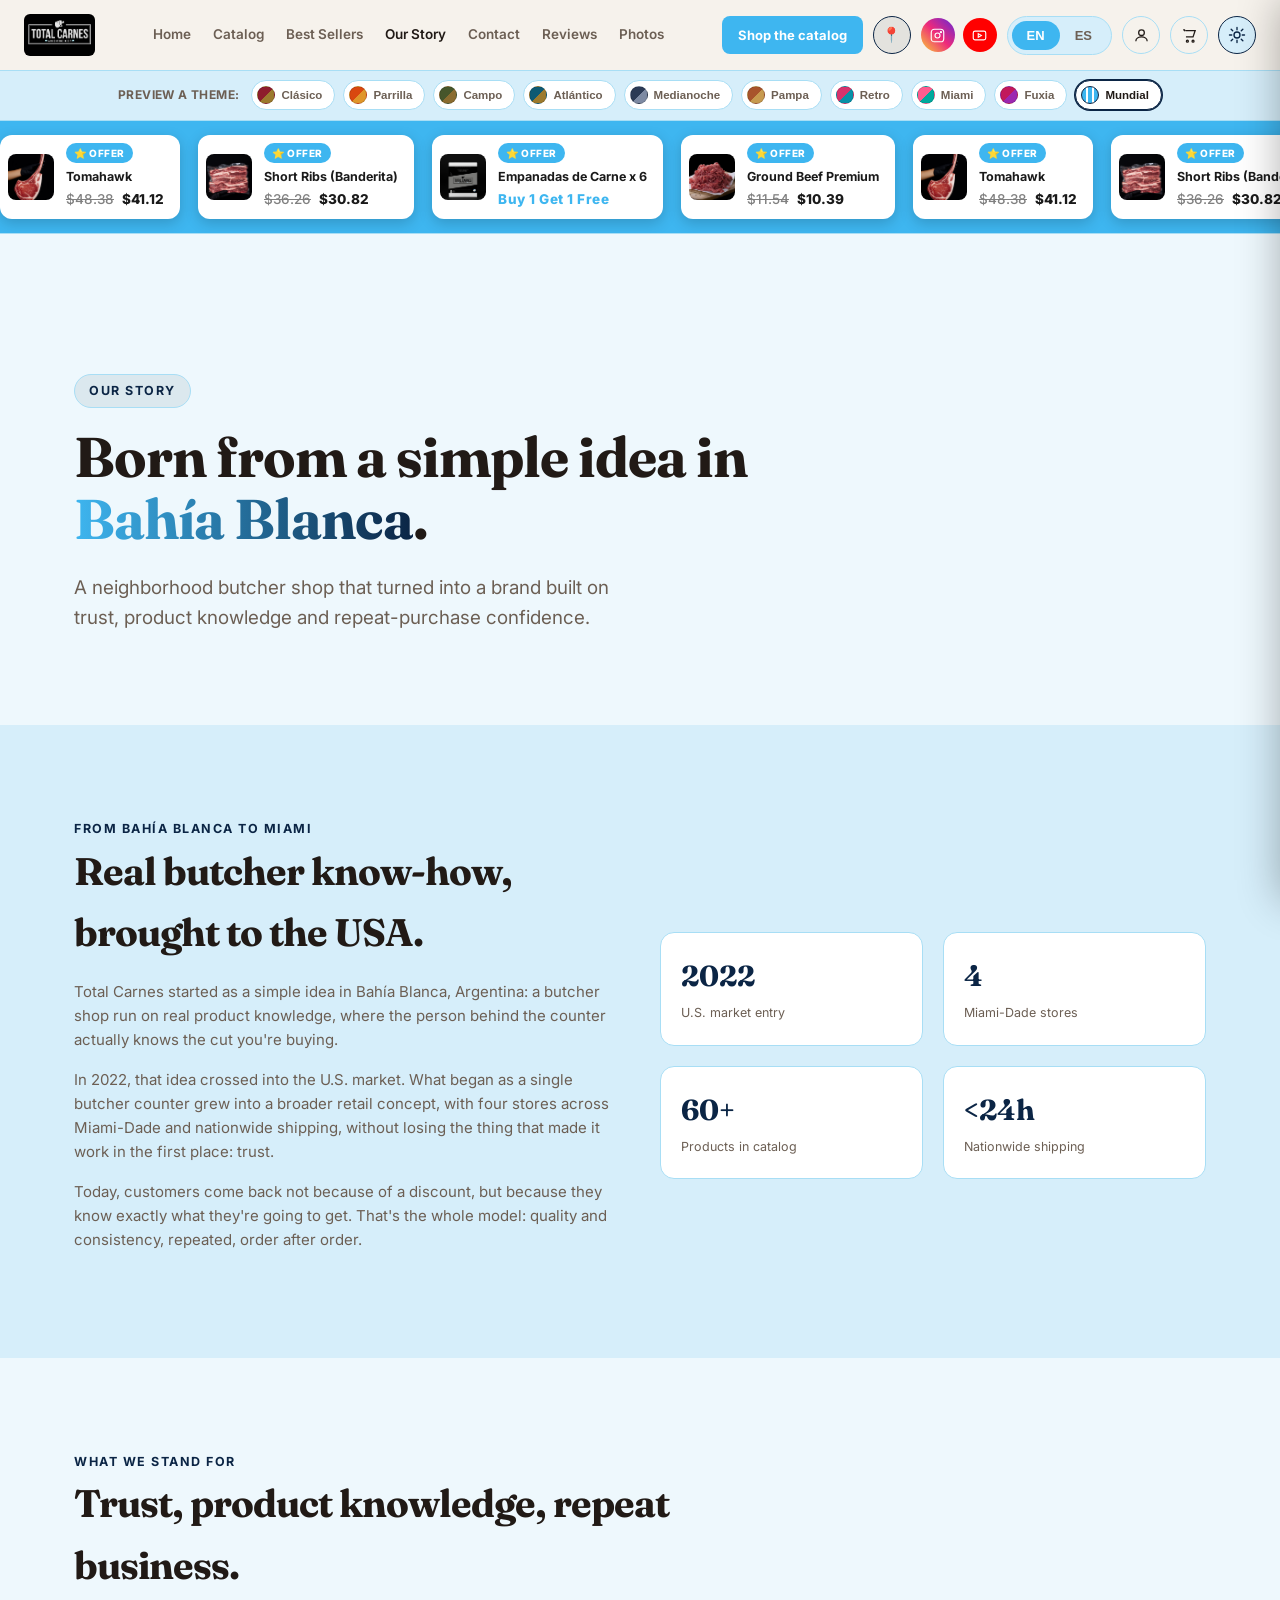
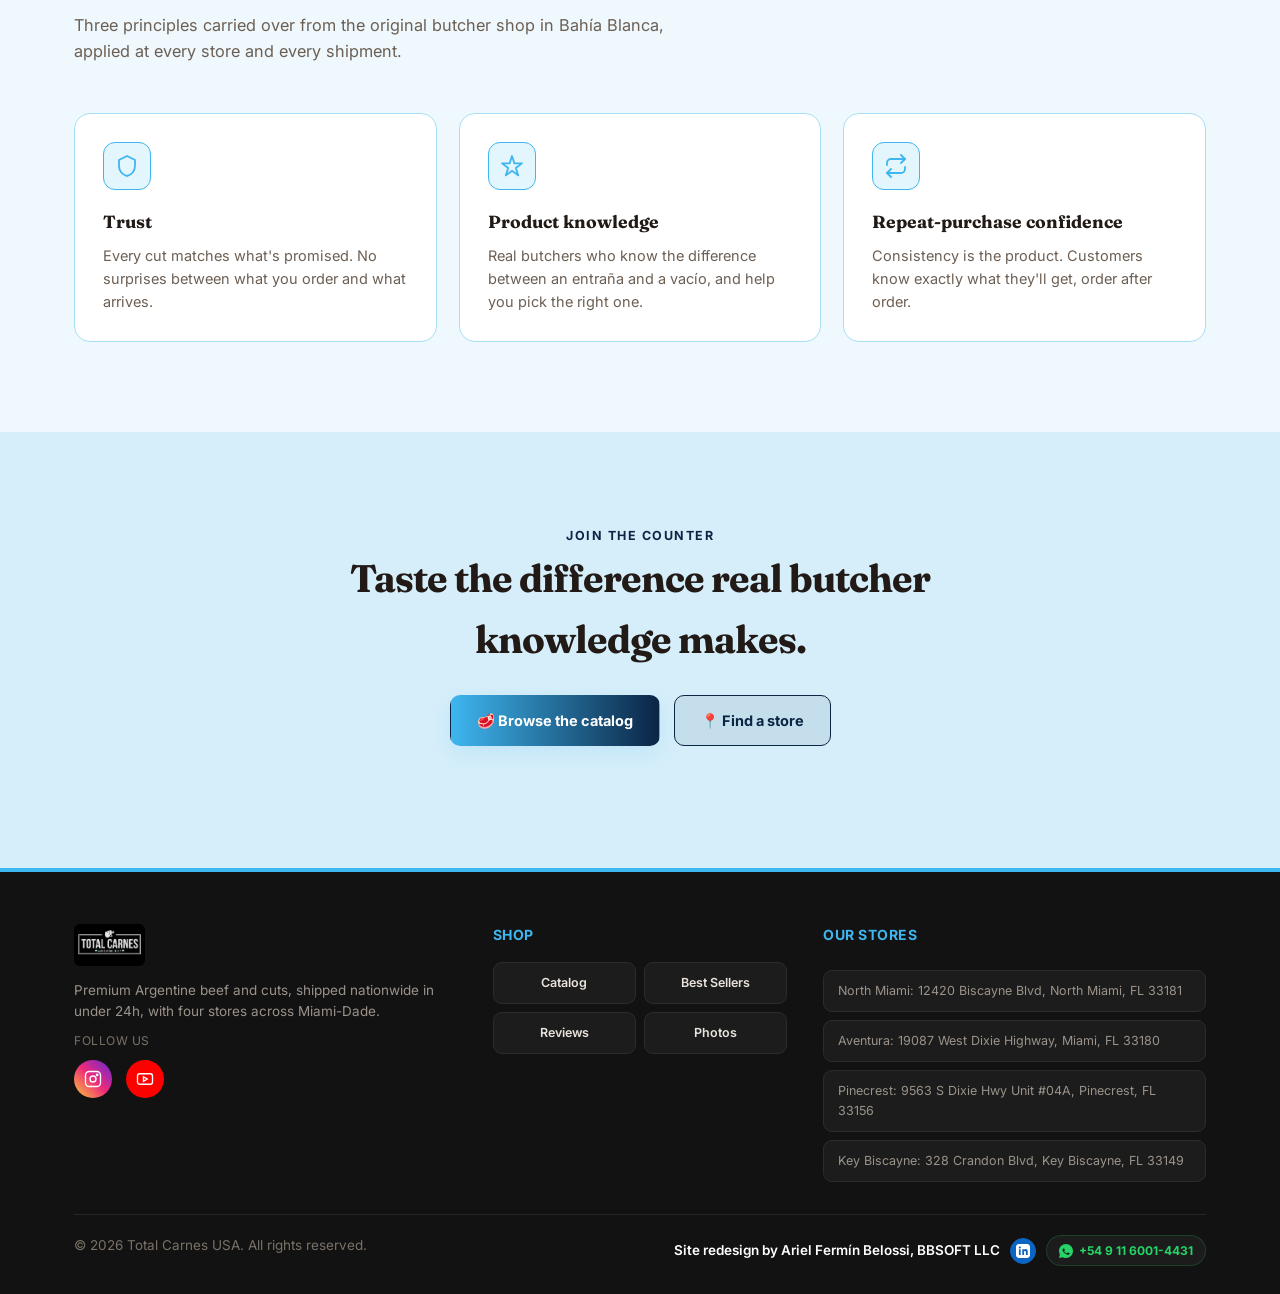
<file: nosotros.html>
<!DOCTYPE html>
<html lang="en">
<head>
<meta charset="UTF-8">
<meta name="viewport" content="width=device-width, initial-scale=1.0">
<link rel="icon" href="data:image/svg+xml,%3Csvg xmlns=%27http://www.w3.org/2000/svg%27 viewBox=%270 0 100 100%27%3E%3Ctext y=%27.9em%27 font-size=%2790%27%3E%F0%9F%A5%A9%3C/text%3E%3C/svg%3E">
<title>Our Story | Total Carnes USA</title>
<meta name="description" content="Born from a simple idea in Bahía Blanca, Total Carnes USA entered the U.S. market in 2022 and grew from a butcher shop into a full retail concept.">
<meta property="og:title" content="Our Story | Total Carnes USA">
<meta property="og:description" content="Born from a simple idea in Bahía Blanca, Total Carnes USA entered the U.S. market in 2022 and grew from a butcher shop into a full retail concept.">
<meta property="og:type" content="website">
<meta property="og:url" content="https://totalcarnesusa.pages.dev/nosotros.html">
<meta property="og:image" content="https://totalcarnesusa.pages.dev/assets/images/store/storefront-day.png">
<meta property="og:image:width" content="400">
<meta property="og:image:height" content="298">
<meta name="twitter:card" content="summary_large_image">
<meta name="twitter:title" content="Our Story | Total Carnes USA">
<meta name="twitter:description" content="Born from a simple idea in Bahía Blanca, Total Carnes USA entered the U.S. market in 2022 and grew from a butcher shop into a full retail concept.">
<meta name="twitter:image" content="https://totalcarnesusa.pages.dev/assets/images/store/storefront-day.png">
<link rel="stylesheet" href="assets/style.css?v=45">
</head>
<body>

<div class="cart-drawer-overlay" id="cart-overlay" onclick="closeCart()"></div>
<div class="cart-drawer" id="cart-drawer">
  <div class="cart-drawer-header">
    <h3 data-i18n="cart_title">Your cart</h3>
    <button class="cart-drawer-close" onclick="closeCart()">✕</button>
  </div>
  <div class="cart-drawer-body" id="cart-drawer-body"></div>
  <div class="cart-drawer-footer">
    <div class="cart-drawer-total-row"><span data-i18n="cart_total">Total</span><span id="cart-drawer-total">$0.00</span></div>
    <button class="btn btn-primary" style="width:100%;justify-content:center;" onclick="checkoutCart()" data-i18n="cart_checkout">Request this order</button>
  </div>
</div>

<div class="smoke-layer" aria-hidden="true">
  <div class="smoke-col c1"><div class="smoke-puff"></div><div class="smoke-puff p2"></div><div class="smoke-puff p3"></div></div>
  <div class="smoke-col c2"><div class="smoke-puff"></div><div class="smoke-puff p2"></div><div class="smoke-puff p3"></div></div>
  <div class="smoke-col c3"><div class="smoke-puff"></div><div class="smoke-puff p2"></div><div class="smoke-puff p3"></div></div>
  <div class="smoke-col c4"><div class="smoke-puff"></div><div class="smoke-puff p2"></div><div class="smoke-puff p3"></div></div>
  <div class="smoke-col c5"><div class="smoke-puff"></div><div class="smoke-puff p2"></div><div class="smoke-puff p3"></div></div>
</div>
<div class="flame-strip" aria-hidden="true">
  <div class="flame f1"></div>
  <div class="flame f2"></div>
  <div class="flame f3"></div>
  <div class="flame f4"></div>
  <div class="flame f5"></div>
  <div class="flame f6"></div>
  <div class="spark s1"></div>
  <div class="spark s2"></div>
  <div class="spark s3"></div>
  <div class="spark s4"></div>
  <div class="spark s5"></div>
  <div class="spark s6"></div>
  <div class="spark s7"></div>
  <div class="spark s8"></div>
  <div class="spark s9"></div>
  <div class="spark s10"></div>
  <div class="spark s11"></div>
  <div class="spark s12"></div>
</div>

<nav class="nav">
  <div class="nav-inner">
    <a href="index.html" class="logo-link"><img src="assets/images/logo.jpg" alt="Total Carnes" class="logo-img"></a>
    <div class="nav-links">
      <a href="index.html" data-i18n="nav_home">Home</a>
      <a href="catalogo.html" data-i18n="nav_catalog">Catalog</a>
      <a href="best-sellers.html" data-i18n="nav_best">Best Sellers</a>
      <a href="nosotros.html" class="current" data-i18n="nav_about">Our Story</a>
      <a href="contacto.html" data-i18n="nav_contact">Contact</a>
      <a href="reviews.html" data-i18n="nav_reviews">Reviews</a>
      <a href="contacto.html#photos-section" data-i18n="nav_photos">Photos</a>
    </div>
    <div class="nav-right">
      <a class="nav-cta" href="catalogo.html" data-i18n="nav_cta">Shop the catalog</a>
      <a class="nav-geo" href="contacto.html#stores-map" title="Find nearest store" aria-label="Find nearest store">📍</a>
      <div class="brand-links nav-brand">
        <a class="icon-instagram" href="https://www.instagram.com/totalcarnes.usa/" target="_blank" rel="noopener" aria-label="Instagram"><svg viewBox="0 0 24 24" fill="none" stroke="currentColor" stroke-width="1.8"><rect x="2" y="2" width="20" height="20" rx="5"></rect><circle cx="12" cy="12" r="4"></circle><circle cx="17.5" cy="6.5" r="1"></circle></svg></a>
        <a class="icon-youtube" href="https://www.youtube.com/watch?v=zVFxLFJM9HE" target="_blank" rel="noopener" aria-label="YouTube"><svg viewBox="0 0 24 24" fill="none" stroke="currentColor" stroke-width="1.8"><rect x="2" y="5" width="20" height="14" rx="3"></rect><polygon points="10 9 15 12 10 15 10 9"></polygon></svg></a>
      </div>
      <div class="lang-toggle">
        <button id="btn-en" class="active" onclick="setLang('en')">EN</button>
        <button id="btn-es" onclick="setLang('es')">ES</button>
      </div>
      <div class="account-dropdown">
        <button class="icon-btn" onclick="toggleAccountPanel()" aria-label="Account">
          <svg viewBox="0 0 24 24" fill="none" stroke="currentColor" stroke-width="1.8"><circle cx="12" cy="8" r="4"></circle><path d="M4 20c0-4 4-6 8-6s8 2 8 6"></path></svg>
        </button>
        <div class="account-panel" id="account-panel">
          <h4 data-i18n="account_title">Account</h4>
          <button class="btn btn-primary" onclick="alert(window.tcAccountNote || 'Design preview. Sign-in would connect to your real customer accounts system.')" data-i18n="account_signin">Sign in</button>
          <div class="account-panel-grid">
            <button data-i18n="account_orders">Orders</button>
            <button data-i18n="account_profile">Profile</button>
          </div>
          <p class="account-note" data-i18n="account_note">Design preview. Sign-in would connect to your real customer accounts system.</p>
        </div>
      </div>
      <button class="icon-btn" onclick="toggleCart()" aria-label="Cart">
        <svg viewBox="0 0 24 24" fill="none" stroke="currentColor" stroke-width="1.8"><path d="M3 4h2l.4 2M7 14h10l3-9H6.4"></path><circle cx="9" cy="20" r="1.4"></circle><circle cx="17" cy="20" r="1.4"></circle></svg>
        <span class="cart-badge" id="cart-badge">0</span>
      </button>
<button class="theme-toggle" onclick="toggleTheme()" aria-label="Toggle light/dark theme">
        <svg class="icon-moon" viewBox="0 0 24 24" fill="none" stroke="currentColor" stroke-width="1.8" stroke-linecap="round" stroke-linejoin="round"><path d="M21 12.5A8.5 8.5 0 1 1 11.5 3 7 7 0 0 0 21 12.5z"></path></svg>
        <svg class="icon-sun" viewBox="0 0 24 24" fill="none" stroke="currentColor" stroke-width="1.8" stroke-linecap="round" stroke-linejoin="round"><circle cx="12" cy="12" r="4"></circle><path d="M12 2v3M12 19v3M4.2 4.2l2.1 2.1M17.7 17.7l2.1 2.1M2 12h3M19 12h3M4.2 19.8l2.1-2.1M17.7 6.3l2.1-2.1"></path></svg>
      </button>
    </div>
    <button class="nav-burger" id="nav-burger" aria-label="Menu"><span></span><span></span><span></span></button>
  </div>
  <div class="mobile-menu" id="mobile-menu">
    <a href="index.html" data-i18n="nav_home">Home</a>
    <a href="catalogo.html" data-i18n="nav_catalog">Catalog</a>
    <a href="best-sellers.html" data-i18n="nav_best">Best Sellers</a>
    <a href="nosotros.html" data-i18n="nav_about">Our Story</a>
    <a href="contacto.html" data-i18n="nav_contact">Contact</a>
      <a href="reviews.html" data-i18n="nav_reviews">Reviews</a>
      <a href="contacto.html#photos-section" data-i18n="nav_photos">Photos</a>
  </div>
</nav>

<div class="theme-strip">
  <span class="theme-strip-label" data-i18n="palette_label">Preview a theme:</span>
  <div class="theme-strip-swatches">
    <button class="swatch-btn" data-palette="classic" onclick="setPalette('classic')"><span class="swatch-dot sw-classic"></span>Clásico</button>
    <button class="swatch-btn" data-palette="parrilla" onclick="setPalette('parrilla')"><span class="swatch-dot sw-parrilla"></span>Parrilla</button>
    <button class="swatch-btn" data-palette="campo" onclick="setPalette('campo')"><span class="swatch-dot sw-campo"></span>Campo</button>
    <button class="swatch-btn" data-palette="atlantico" onclick="setPalette('atlantico')"><span class="swatch-dot sw-atlantico"></span>Atlántico</button>
    <button class="swatch-btn" data-palette="medianoche" onclick="setPalette('medianoche')"><span class="swatch-dot sw-medianoche"></span>Medianoche</button>
    <button class="swatch-btn" data-palette="pampa" onclick="setPalette('pampa')"><span class="swatch-dot sw-pampa"></span>Pampa</button>
    <button class="swatch-btn" data-palette="retro" onclick="setPalette('retro')"><span class="swatch-dot sw-retro"></span>Retro</button>
    <button class="swatch-btn" data-palette="miami" onclick="setPalette('miami')"><span class="swatch-dot sw-miami"></span>Miami</button>
    <button class="swatch-btn" data-palette="fuxia" onclick="setPalette('fuxia')"><span class="swatch-dot sw-fuxia"></span>Fuxia</button>
    <button class="swatch-btn active" data-palette="mundial" onclick="setPalette('mundial')"><span class="swatch-dot sw-mundial"></span>Mundial</button>
  </div>
</div>

<div class="offers-ticker">
  <div class="offers-track"></div>
</div>

<section class="page-hero">
  <div class="container">
    <div class="hero-content">
      <span class="eyebrow" data-i18n="ph_eyebrow">OUR STORY</span>
      <h1 data-i18n="ph_title">Born from a simple idea in <span class="grad">Bahía Blanca</span>.</h1>
      <p class="subhead" data-i18n="ph_sub">A neighborhood butcher shop that turned into a brand built on trust, product knowledge and repeat-purchase confidence.</p>
    </div>
  </div>
</section>

<section class="story-section">
  <div class="container">
    <div class="story-grid">
      <div class="fade-in">
        <span class="section-tag" data-i18n="s1_tag">FROM BAHÍA BLANCA TO MIAMI</span>
        <h2 class="section-title" data-i18n="s1_title">Real butcher know-how, brought to the USA.</h2>
        <p data-i18n="s1_p1">Total Carnes started as a simple idea in Bahía Blanca, Argentina: a butcher shop run on real product knowledge, where the person behind the counter actually knows the cut you're buying.</p>
        <p data-i18n="s1_p2">In 2022, that idea crossed into the U.S. market. What began as a single butcher counter grew into a broader retail concept, with four stores across Miami-Dade and nationwide shipping, without losing the thing that made it work in the first place: trust.</p>
        <p data-i18n="s1_p3">Today, customers come back not because of a discount, but because they know exactly what they're going to get. That's the whole model: quality and consistency, repeated, order after order.</p>
      </div>
      <div class="fade-in">
        <div class="story-stats">
          <div class="stat-box"><strong>2022</strong><span data-i18n="stat1">U.S. market entry</span></div>
          <div class="stat-box"><strong>4</strong><span data-i18n="stat2">Miami-Dade stores</span></div>
          <div class="stat-box"><strong>60+</strong><span data-i18n="stat3">Products in catalog</span></div>
          <div class="stat-box"><strong>&lt;24h</strong><span data-i18n="stat4">Nationwide shipping</span></div>
        </div>
      </div>
    </div>
  </div>
</section>

<section>
  <div class="container">
    <div class="fade-in">
      <span class="section-tag" data-i18n="v_tag">WHAT WE STAND FOR</span>
      <h2 class="section-title" data-i18n="v_title">Trust, product knowledge, repeat business.</h2>
      <p class="section-desc" data-i18n="v_desc">Three principles carried over from the original butcher shop in Bahía Blanca, applied at every store and every shipment.</p>
    </div>
    <div class="grid">
      <div class="card fade-in">
        <div class="card-icon"><svg viewBox="0 0 24 24" fill="none" stroke="currentColor" stroke-width="1.8" stroke-linecap="round" stroke-linejoin="round"><path d="M12 2l8 4v6c0 5-3.5 9-8 10-4.5-1-8-5-8-10V6l8-4z"></path></svg></div>
        <h3 data-i18n="v1_title">Trust</h3>
        <p data-i18n="v1_desc">Every cut matches what's promised. No surprises between what you order and what arrives.</p>
      </div>
      <div class="card fade-in">
        <div class="card-icon"><svg viewBox="0 0 24 24" fill="none" stroke="currentColor" stroke-width="1.8" stroke-linecap="round" stroke-linejoin="round"><path d="M12 2l2.4 7.4H22l-6.2 4.6 2.4 7.4L12 16.8 5.8 21.4l2.4-7.4L2 9.4h7.6z"></path></svg></div>
        <h3 data-i18n="v2_title">Product knowledge</h3>
        <p data-i18n="v2_desc">Real butchers who know the difference between an entraña and a vacío, and help you pick the right one.</p>
      </div>
      <div class="card fade-in">
        <div class="card-icon"><svg viewBox="0 0 24 24" fill="none" stroke="currentColor" stroke-width="1.8" stroke-linecap="round" stroke-linejoin="round"><path d="M17 1l4 4-4 4"></path><path d="M3 11V9a4 4 0 0 1 4-4h14"></path><path d="M7 23l-4-4 4-4"></path><path d="M21 13v2a4 4 0 0 1-4 4H3"></path></svg></div>
        <h3 data-i18n="v3_title">Repeat-purchase confidence</h3>
        <p data-i18n="v3_desc">Consistency is the product. Customers know exactly what they'll get, order after order.</p>
      </div>
    </div>
  </div>
</section>

<section class="story-section" style="text-align:center;">
  <div class="container">
    <div class="fade-in">
      <span class="section-tag" data-i18n="cta_tag">JOIN THE COUNTER</span>
      <h2 class="section-title" style="margin:0 auto 16px;" data-i18n="cta_title">Taste the difference real butcher knowledge makes.</h2>
      <div class="cta-row" style="justify-content:center; margin-top:24px;">
        <a class="btn btn-primary" href="catalogo.html" data-i18n="cta_catalog">🥩 Browse the catalog</a>
        <a class="btn btn-find-store" href="contacto.html#stores-map" data-i18n="cta_contact">📍 Find a store</a>
      </div>
    </div>
  </div>
</section>

<footer>
  <div class="container">
    <div class="footer-grid">
      <div class="footer-col">
        <img src="assets/images/logo.jpg" alt="Total Carnes" class="logo-img" style="margin-bottom:14px;">
        <p data-i18n="footer_brand_desc">Premium Argentine beef and cuts, shipped nationwide in under 24h, with four stores across Miami-Dade.</p>
        <span class="footer-follow-label" data-i18n="footer_follow">Follow us</span>
        <div class="brand-links">
          <a class="icon-instagram" href="https://www.instagram.com/totalcarnes.usa/" target="_blank" rel="noopener" aria-label="Instagram"><svg viewBox="0 0 24 24" fill="none" stroke="currentColor" stroke-width="1.8"><rect x="2" y="2" width="20" height="20" rx="5"></rect><circle cx="12" cy="12" r="4"></circle><circle cx="17.5" cy="6.5" r="1"></circle></svg></a>
          <a class="icon-youtube" href="https://www.youtube.com/watch?v=zVFxLFJM9HE" target="_blank" rel="noopener" aria-label="YouTube"><svg viewBox="0 0 24 24" fill="none" stroke="currentColor" stroke-width="1.8"><rect x="2" y="5" width="20" height="14" rx="3"></rect><polygon points="10 9 15 12 10 15 10 9"></polygon></svg></a>
        </div>
      </div>
      <div class="footer-col">
        <h4 data-i18n="footer_shop">Shop</h4>
        <div class="footer-col-buttons">
          <a class="footer-link-btn" href="catalogo.html" data-i18n="nav_catalog">📋 Catalog</a>
          <a class="footer-link-btn" href="best-sellers.html" data-i18n="nav_best">⭐ Best Sellers</a>
          <a class="footer-link-btn" href="reviews.html" data-i18n="nav_reviews">💬 Reviews</a>
          <a class="footer-link-btn" href="contacto.html#photos-section" data-i18n="nav_photos">📷 Photos</a>
        </div>
      </div>
      <div class="footer-col">
        <a href="contacto.html#stores-map"><h4 class="footer-link-btn-heading" data-i18n="footer_locations_title">📍 Our stores</h4></a>
        <div class="footer-col-buttons footer-stores">
          <a class="footer-store-link" href="contacto.html#stores-map" data-i18n="addr_northmiami">North Miami: 12420 Biscayne Blvd</a>
          <a class="footer-store-link" href="contacto.html#stores-map" data-i18n="addr_aventura">Aventura: 19087 West Dixie Highway</a>
          <a class="footer-store-link" href="contacto.html#stores-map" data-i18n="addr_pinecrest">Pinecrest: 9563 S Dixie Hwy #04A</a>
          <a class="footer-store-link" href="contacto.html#stores-map" data-i18n="addr_keybiscayne">Key Biscayne: 328 Crandon Blvd</a>
        </div>
      </div>
    </div>
    <div class="footer-bottom">
      <span data-i18n="footer_rights">© 2026 Total Carnes USA. All rights reserved.</span>
      <span class="footer-credit-row">
        <span data-i18n="footer_credit">Site redesign by BBSOFT LLC</span>
        <a class="footer-credit-link" href="https://www.linkedin.com/in/ariel-belossi/" target="_blank" rel="noopener" aria-label="LinkedIn"><svg viewBox="0 0 24 24" fill="currentColor"><path d="M19 0H5C2.24 0 0 2.24 0 5v14c0 2.76 2.24 5 5 5h14c2.76 0 5-2.24 5-5V5c0-2.76-2.24-5-5-5zM8 19H5V9h3v10zM6.5 7.73c-.97 0-1.75-.79-1.75-1.75S5.53 4.23 6.5 4.23s1.75.79 1.75 1.75-.78 1.75-1.75 1.75zM20 19h-3v-4.5c0-1.07-.02-2.45-1.5-2.45-1.5 0-1.73 1.17-1.73 2.37V19h-3V9h2.88v1.23h.04c.4-.76 1.38-1.56 2.84-1.56 3.04 0 3.6 2 3.6 4.59V19z"></path></svg></a>
        <a class="footer-whatsapp" href="https://wa.me/5491160014431" target="_blank" rel="noopener" aria-label="WhatsApp"><svg viewBox="0 0 24 24" fill="currentColor"><path d="M12 0C5.4 0 0 5.4 0 12c0 2.12.56 4.1 1.53 5.83L0 24l6.33-1.5C8 23.43 9.96 24 12 24c6.6 0 12-5.4 12-12S18.6 0 12 0zm6.07 16.93c-.27.76-1.58 1.45-2.18 1.53-.56.08-1.05.27-3.52-.74-2.98-1.2-4.9-4.17-5.05-4.36-.15-.19-1.2-1.6-1.2-3.05 0-1.45.76-2.16 1.03-2.45.27-.29.59-.36.79-.36h.57c.18 0 .43 0 .62.47.24.58.81 2.02.88 2.17.07.15.12.32 0 .51-.6.94-1.18 1.18-1.18 1.18-.18.12-.21.31-.1.51 1.13 2.05 2.45 2.93 4.4 3.74.2.08.32.06.45-.07.13-.13.83-.94 1.06-1.27.22-.32.44-.27.74-.16.3.11 1.9.9 2.23 1.06.33.17.55.25.63.4.08.14.08.83-.19 1.6z"></path></svg> +54 9 11 6001-4431</a>
      </span>
    </div>
  </div>
</footer>

<script src="assets/cart.js"></script>
<script src="assets/common.js?v=25"></script>
<script src="assets/catalog-data.js?v=27"></script>
<script>
initSite({
  en:{
    ph_eyebrow:"OUR STORY",
    ph_title:'Born from a simple idea in <span class="grad">Bahía Blanca</span>.',
    ph_sub:"A neighborhood butcher shop that turned into a brand built on trust, product knowledge and repeat-purchase confidence.",
    s1_tag:"FROM BAHÍA BLANCA TO MIAMI",
    s1_title:"Real butcher know-how, brought to the USA.",
    s1_p1:"Total Carnes started as a simple idea in Bahía Blanca, Argentina: a butcher shop run on real product knowledge, where the person behind the counter actually knows the cut you're buying.",
    s1_p2:"In 2022, that idea crossed into the U.S. market. What began as a single butcher counter grew into a broader retail concept, with four stores across Miami-Dade and nationwide shipping, without losing the thing that made it work in the first place: trust.",
    s1_p3:"Today, customers come back not because of a discount, but because they know exactly what they're going to get. That's the whole model: quality and consistency, repeated, order after order.",
    stat1:"U.S. market entry", stat2:"Miami-Dade stores", stat3:"Products in catalog", stat4:"Nationwide shipping",
    v_tag:"WHAT WE STAND FOR",
    v_title:"Trust, product knowledge, repeat business.",
    v_desc:"Three principles carried over from the original butcher shop in Bahía Blanca, applied at every store and every shipment.",
    v1_title:"Trust", v1_desc:"Every cut matches what's promised. No surprises between what you order and what arrives.",
    v2_title:"Product knowledge", v2_desc:"Real butchers who know the difference between an entraña and a vacío, and help you pick the right one.",
    v3_title:"Repeat-purchase confidence", v3_desc:"Consistency is the product. Customers know exactly what they'll get, order after order.",
    cta_tag:"JOIN THE COUNTER",
    cta_title:"Taste the difference real butcher knowledge makes.",
    cta_catalog:"🥩 Browse the catalog",
    cta_contact:"📍 Find a store"
  },
  es:{
    ph_eyebrow:"NUESTRA HISTORIA",
    ph_title:'Nacimos de una idea simple en <span class="grad">Bahía Blanca</span>.',
    ph_sub:"Una carnicería de barrio que se convirtió en una marca basada en confianza, conocimiento del producto y fidelización.",
    s1_tag:"DE BAHÍA BLANCA A MIAMI",
    s1_title:"El oficio real del carnicero, traído a Estados Unidos.",
    s1_p1:"Total Carnes empezó como una idea simple en Bahía Blanca, Argentina: una carnicería manejada con conocimiento real del producto, donde quien atiende el mostrador realmente sabe qué corte estás comprando.",
    s1_p2:"En 2022, esa idea cruzó al mercado de Estados Unidos. Lo que empezó como un solo mostrador de carnicero creció hasta convertirse en un concepto de retail más amplio, con cuatro locales en Miami-Dade y envíos a todo el país, sin perder lo que lo hizo funcionar desde el principio: la confianza.",
    s1_p3:"Hoy los clientes vuelven no por un descuento, sino porque saben exactamente lo que van a recibir. Ese es todo el modelo: calidad y consistencia, repetidas, pedido tras pedido.",
    stat1:"Entrada al mercado de EE.UU.", stat2:"Locales en Miami-Dade", stat3:"Productos en el catálogo", stat4:"Envío a todo el país",
    v_tag:"EN QUÉ CREEMOS",
    v_title:"Confianza, conocimiento del producto, fidelización.",
    v_desc:"Tres principios heredados de la carnicería original en Bahía Blanca, aplicados en cada local y cada envío.",
    v1_title:"Confianza", v1_desc:"Cada corte coincide con lo prometido. Sin sorpresas entre lo que pedís y lo que llega.",
    v2_title:"Conocimiento del producto", v2_desc:"Carniceros reales que saben la diferencia entre una entraña y un vacío, y te ayudan a elegir.",
    v3_title:"Fidelización", v3_desc:"La consistencia es el producto. Los clientes saben exactamente qué van a recibir, pedido tras pedido.",
    cta_tag:"SUMATE AL MOSTRADOR",
    cta_title:"Probá la diferencia que hace el oficio real del carnicero.",
    cta_catalog:"🥩 Ver el catálogo",
    cta_contact:"📍 Buscar un local"
  }
});
renderOffersTicker();
window.onLangChange = function(){ renderOffersTicker(); };
</script>
</body>
</html>
</file>
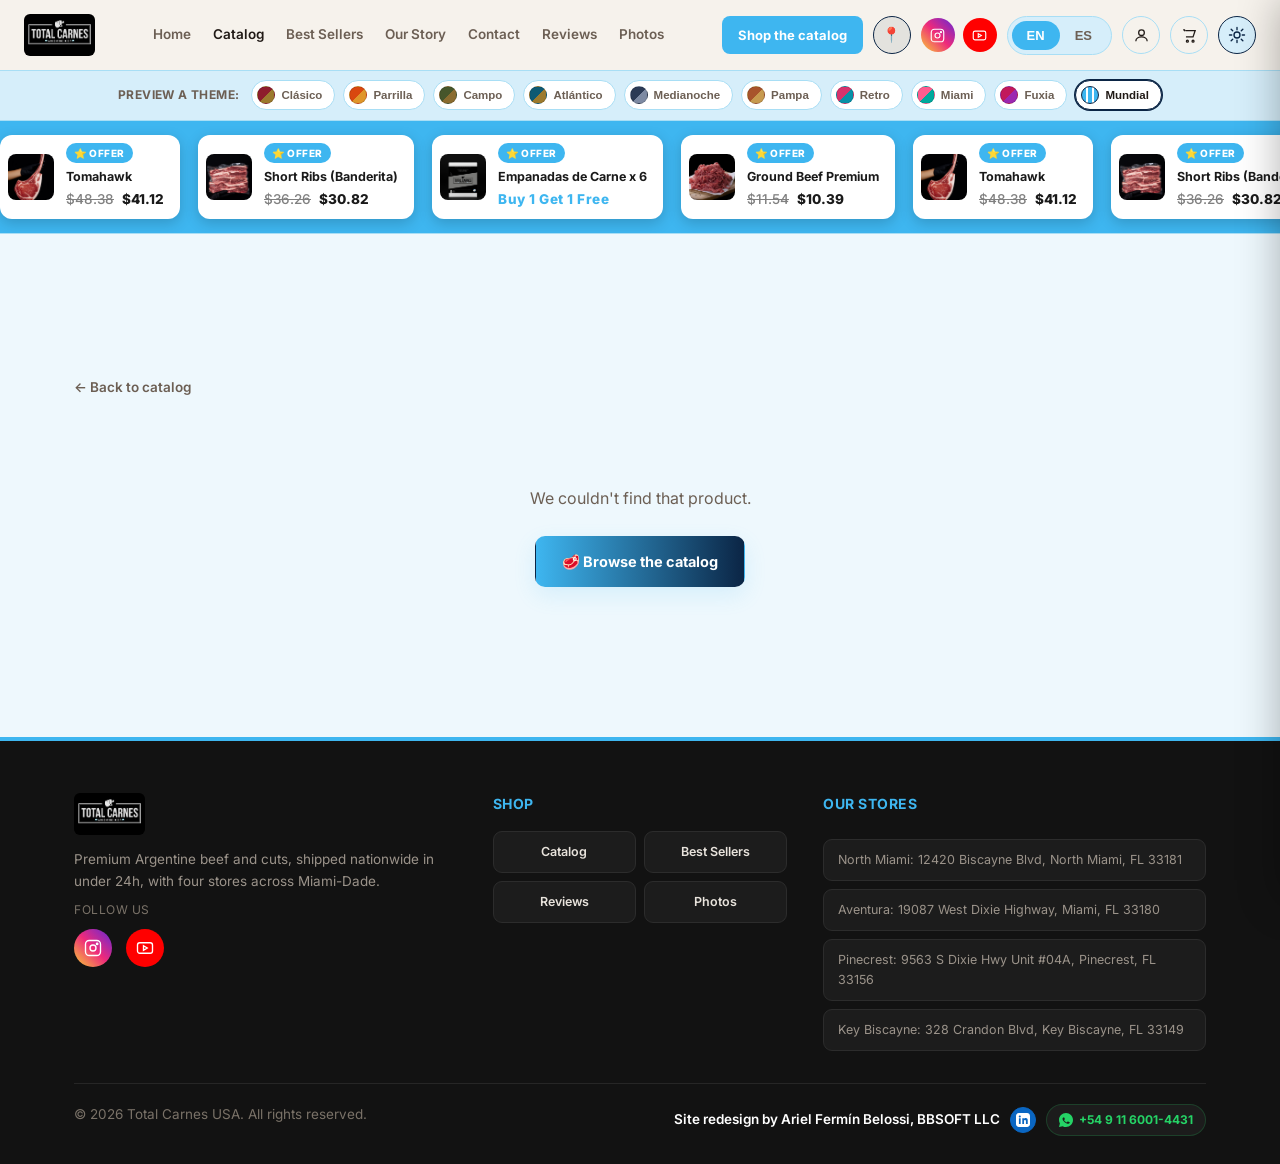
<file: product.html>
<!DOCTYPE html>
<html lang="en">
<head>
<meta charset="UTF-8">
<meta name="viewport" content="width=device-width, initial-scale=1.0">
<link rel="icon" href="data:image/svg+xml,%3Csvg xmlns=%27http://www.w3.org/2000/svg%27 viewBox=%270 0 100 100%27%3E%3Ctext y=%27.9em%27 font-size=%2790%27%3E%F0%9F%A5%A9%3C/text%3E%3C/svg%3E">
<title>Product | Total Carnes USA</title>
<meta name="description" content="Product details for Total Carnes USA, premium Argentine beef and cuts.">
<meta property="og:title" content="Product | Total Carnes USA">
<meta property="og:description" content="Product details for Total Carnes USA, premium Argentine beef and cuts.">
<meta property="og:type" content="website">
<meta property="og:url" content="https://totalcarnesusa.pages.dev/product.html">
<meta property="og:image" content="https://totalcarnesusa.pages.dev/assets/images/store/storefront-day.png">
<meta property="og:image:width" content="400">
<meta property="og:image:height" content="298">
<meta name="twitter:card" content="summary_large_image">
<meta name="twitter:title" content="Product | Total Carnes USA">
<meta name="twitter:description" content="Product details for Total Carnes USA, premium Argentine beef and cuts.">
<meta name="twitter:image" content="https://totalcarnesusa.pages.dev/assets/images/store/storefront-day.png">
<link rel="stylesheet" href="assets/style.css?v=45">
</head>
<body>

<div class="cart-drawer-overlay" id="cart-overlay" onclick="closeCart()"></div>
<div class="cart-drawer" id="cart-drawer">
  <div class="cart-drawer-header">
    <h3 data-i18n="cart_title">Your cart</h3>
    <button class="cart-drawer-close" onclick="closeCart()">✕</button>
  </div>
  <div class="cart-drawer-body" id="cart-drawer-body"></div>
  <div class="cart-drawer-footer">
    <div class="cart-drawer-total-row"><span data-i18n="cart_total">Total</span><span id="cart-drawer-total">$0.00</span></div>
    <button class="btn btn-primary" style="width:100%;justify-content:center;" onclick="checkoutCart()" data-i18n="cart_checkout">Request this order</button>
  </div>
</div>

<div class="smoke-layer" aria-hidden="true">
  <div class="smoke-col c1"><div class="smoke-puff"></div><div class="smoke-puff p2"></div><div class="smoke-puff p3"></div></div>
  <div class="smoke-col c2"><div class="smoke-puff"></div><div class="smoke-puff p2"></div><div class="smoke-puff p3"></div></div>
  <div class="smoke-col c3"><div class="smoke-puff"></div><div class="smoke-puff p2"></div><div class="smoke-puff p3"></div></div>
  <div class="smoke-col c4"><div class="smoke-puff"></div><div class="smoke-puff p2"></div><div class="smoke-puff p3"></div></div>
  <div class="smoke-col c5"><div class="smoke-puff"></div><div class="smoke-puff p2"></div><div class="smoke-puff p3"></div></div>
</div>
<div class="flame-strip" aria-hidden="true">
  <div class="flame f1"></div>
  <div class="flame f2"></div>
  <div class="flame f3"></div>
  <div class="flame f4"></div>
  <div class="flame f5"></div>
  <div class="flame f6"></div>
  <div class="spark s1"></div>
  <div class="spark s2"></div>
  <div class="spark s3"></div>
  <div class="spark s4"></div>
  <div class="spark s5"></div>
  <div class="spark s6"></div>
  <div class="spark s7"></div>
  <div class="spark s8"></div>
  <div class="spark s9"></div>
  <div class="spark s10"></div>
  <div class="spark s11"></div>
  <div class="spark s12"></div>
</div>

<nav class="nav">
  <div class="nav-inner">
    <a href="index.html" class="logo-link"><img src="assets/images/logo.jpg" alt="Total Carnes" class="logo-img"></a>
    <div class="nav-links">
      <a href="index.html" data-i18n="nav_home">Home</a>
      <a href="catalogo.html" class="current" data-i18n="nav_catalog">Catalog</a>
      <a href="best-sellers.html" data-i18n="nav_best">Best Sellers</a>
      <a href="nosotros.html" data-i18n="nav_about">Our Story</a>
      <a href="contacto.html" data-i18n="nav_contact">Contact</a>
      <a href="reviews.html" data-i18n="nav_reviews">Reviews</a>
      <a href="contacto.html#photos-section" data-i18n="nav_photos">Photos</a>
    </div>
    <div class="nav-right">
      <a class="nav-cta" href="catalogo.html" data-i18n="nav_cta">Shop the catalog</a>
      <a class="nav-geo" href="contacto.html#stores-map" title="Find nearest store" aria-label="Find nearest store">📍</a>
      <div class="brand-links nav-brand">
        <a class="icon-instagram" href="https://www.instagram.com/totalcarnes.usa/" target="_blank" rel="noopener" aria-label="Instagram"><svg viewBox="0 0 24 24" fill="none" stroke="currentColor" stroke-width="1.8"><rect x="2" y="2" width="20" height="20" rx="5"></rect><circle cx="12" cy="12" r="4"></circle><circle cx="17.5" cy="6.5" r="1"></circle></svg></a>
        <a class="icon-youtube" href="https://www.youtube.com/watch?v=zVFxLFJM9HE" target="_blank" rel="noopener" aria-label="YouTube"><svg viewBox="0 0 24 24" fill="none" stroke="currentColor" stroke-width="1.8"><rect x="2" y="5" width="20" height="14" rx="3"></rect><polygon points="10 9 15 12 10 15 10 9"></polygon></svg></a>
      </div>
      <div class="lang-toggle">
        <button id="btn-en" class="active" onclick="setLang('en')">EN</button>
        <button id="btn-es" onclick="setLang('es')">ES</button>
      </div>
      <div class="account-dropdown">
        <button class="icon-btn" onclick="toggleAccountPanel()" aria-label="Account">
          <svg viewBox="0 0 24 24" fill="none" stroke="currentColor" stroke-width="1.8"><circle cx="12" cy="8" r="4"></circle><path d="M4 20c0-4 4-6 8-6s8 2 8 6"></path></svg>
        </button>
        <div class="account-panel" id="account-panel">
          <h4 data-i18n="account_title">Account</h4>
          <button class="btn btn-primary" onclick="alert(window.tcAccountNote || 'Design preview. Sign-in would connect to your real customer accounts system.')" data-i18n="account_signin">Sign in</button>
          <div class="account-panel-grid">
            <button data-i18n="account_orders">Orders</button>
            <button data-i18n="account_profile">Profile</button>
          </div>
          <p class="account-note" data-i18n="account_note">Design preview. Sign-in would connect to your real customer accounts system.</p>
        </div>
      </div>
      <button class="icon-btn" onclick="toggleCart()" aria-label="Cart">
        <svg viewBox="0 0 24 24" fill="none" stroke="currentColor" stroke-width="1.8"><path d="M3 4h2l.4 2M7 14h10l3-9H6.4"></path><circle cx="9" cy="20" r="1.4"></circle><circle cx="17" cy="20" r="1.4"></circle></svg>
        <span class="cart-badge" id="cart-badge">0</span>
      </button>
      <button class="theme-toggle" onclick="toggleTheme()" aria-label="Toggle light/dark theme">
        <svg class="icon-moon" viewBox="0 0 24 24" fill="none" stroke="currentColor" stroke-width="1.8" stroke-linecap="round" stroke-linejoin="round"><path d="M21 12.5A8.5 8.5 0 1 1 11.5 3 7 7 0 0 0 21 12.5z"></path></svg>
        <svg class="icon-sun" viewBox="0 0 24 24" fill="none" stroke="currentColor" stroke-width="1.8" stroke-linecap="round" stroke-linejoin="round"><circle cx="12" cy="12" r="4"></circle><path d="M12 2v3M12 19v3M4.2 4.2l2.1 2.1M17.7 17.7l2.1 2.1M2 12h3M19 12h3M4.2 19.8l2.1-2.1M17.7 6.3l2.1-2.1"></path></svg>
      </button>
    </div>
    <button class="nav-burger" id="nav-burger" aria-label="Menu"><span></span><span></span><span></span></button>
  </div>
  <div class="mobile-menu" id="mobile-menu">
    <a href="index.html" data-i18n="nav_home">Home</a>
    <a href="catalogo.html" data-i18n="nav_catalog">Catalog</a>
    <a href="best-sellers.html" data-i18n="nav_best">Best Sellers</a>
    <a href="nosotros.html" data-i18n="nav_about">Our Story</a>
    <a href="contacto.html" data-i18n="nav_contact">Contact</a>
      <a href="reviews.html" data-i18n="nav_reviews">Reviews</a>
      <a href="contacto.html#photos-section" data-i18n="nav_photos">Photos</a>
  </div>
</nav>

<div class="theme-strip">
  <span class="theme-strip-label" data-i18n="palette_label">Preview a theme:</span>
  <div class="theme-strip-swatches">
    <button class="swatch-btn" data-palette="classic" onclick="setPalette('classic')"><span class="swatch-dot sw-classic"></span>Clásico</button>
    <button class="swatch-btn" data-palette="parrilla" onclick="setPalette('parrilla')"><span class="swatch-dot sw-parrilla"></span>Parrilla</button>
    <button class="swatch-btn" data-palette="campo" onclick="setPalette('campo')"><span class="swatch-dot sw-campo"></span>Campo</button>
    <button class="swatch-btn" data-palette="atlantico" onclick="setPalette('atlantico')"><span class="swatch-dot sw-atlantico"></span>Atlántico</button>
    <button class="swatch-btn" data-palette="medianoche" onclick="setPalette('medianoche')"><span class="swatch-dot sw-medianoche"></span>Medianoche</button>
    <button class="swatch-btn" data-palette="pampa" onclick="setPalette('pampa')"><span class="swatch-dot sw-pampa"></span>Pampa</button>
    <button class="swatch-btn" data-palette="retro" onclick="setPalette('retro')"><span class="swatch-dot sw-retro"></span>Retro</button>
    <button class="swatch-btn" data-palette="miami" onclick="setPalette('miami')"><span class="swatch-dot sw-miami"></span>Miami</button>
    <button class="swatch-btn" data-palette="fuxia" onclick="setPalette('fuxia')"><span class="swatch-dot sw-fuxia"></span>Fuxia</button>
    <button class="swatch-btn active" data-palette="mundial" onclick="setPalette('mundial')"><span class="swatch-dot sw-mundial"></span>Mundial</button>
  </div>
</div>

<div class="offers-ticker">
  <div class="offers-track"></div>
</div>

<section style="padding:140px 0 90px;">
  <div class="container">
    <a href="catalogo.html" class="back-link" data-i18n="back_to_catalog">← Back to catalog</a>
    <div id="product-detail" class="product-detail"></div>
    <div id="product-not-found" style="display:none; text-align:center; padding:60px 0;">
      <p style="color:var(--muted); margin-bottom:24px;" data-i18n="product_not_found">We couldn't find that product.</p>
      <a class="btn btn-primary" href="catalogo.html" data-i18n="cta_catalog">🥩 Browse the catalog</a>
    </div>
  </div>
</section>

<footer>
  <div class="container">
    <div class="footer-grid">
      <div class="footer-col">
        <img src="assets/images/logo.jpg" alt="Total Carnes" class="logo-img" style="margin-bottom:14px;">
        <p data-i18n="footer_brand_desc">Premium Argentine beef and cuts, shipped nationwide in under 24h, with four stores across Miami-Dade.</p>
        <span class="footer-follow-label" data-i18n="footer_follow">Follow us</span>
        <div class="brand-links">
          <a class="icon-instagram" href="https://www.instagram.com/totalcarnes.usa/" target="_blank" rel="noopener" aria-label="Instagram"><svg viewBox="0 0 24 24" fill="none" stroke="currentColor" stroke-width="1.8"><rect x="2" y="2" width="20" height="20" rx="5"></rect><circle cx="12" cy="12" r="4"></circle><circle cx="17.5" cy="6.5" r="1"></circle></svg></a>
          <a class="icon-youtube" href="https://www.youtube.com/watch?v=zVFxLFJM9HE" target="_blank" rel="noopener" aria-label="YouTube"><svg viewBox="0 0 24 24" fill="none" stroke="currentColor" stroke-width="1.8"><rect x="2" y="5" width="20" height="14" rx="3"></rect><polygon points="10 9 15 12 10 15 10 9"></polygon></svg></a>
        </div>
      </div>
      <div class="footer-col">
        <h4 data-i18n="footer_shop">Shop</h4>
        <div class="footer-col-buttons">
          <a class="footer-link-btn" href="catalogo.html" data-i18n="nav_catalog">📋 Catalog</a>
          <a class="footer-link-btn" href="best-sellers.html" data-i18n="nav_best">⭐ Best Sellers</a>
          <a class="footer-link-btn" href="reviews.html" data-i18n="nav_reviews">💬 Reviews</a>
          <a class="footer-link-btn" href="contacto.html#photos-section" data-i18n="nav_photos">📷 Photos</a>
        </div>
      </div>
      <div class="footer-col">
        <a href="contacto.html#stores-map"><h4 class="footer-link-btn-heading" data-i18n="footer_locations_title">📍 Our stores</h4></a>
        <div class="footer-col-buttons footer-stores">
          <a class="footer-store-link" href="contacto.html#stores-map" data-i18n="addr_northmiami">North Miami: 12420 Biscayne Blvd</a>
          <a class="footer-store-link" href="contacto.html#stores-map" data-i18n="addr_aventura">Aventura: 19087 West Dixie Highway</a>
          <a class="footer-store-link" href="contacto.html#stores-map" data-i18n="addr_pinecrest">Pinecrest: 9563 S Dixie Hwy #04A</a>
          <a class="footer-store-link" href="contacto.html#stores-map" data-i18n="addr_keybiscayne">Key Biscayne: 328 Crandon Blvd</a>
        </div>
      </div>
    </div>
    <div class="footer-bottom">
      <span data-i18n="footer_rights">© 2026 Total Carnes USA. All rights reserved.</span>
      <span class="footer-credit-row">
        <span data-i18n="footer_credit">Site redesign by BBSOFT LLC</span>
        <a class="footer-credit-link" href="https://www.linkedin.com/in/ariel-belossi/" target="_blank" rel="noopener" aria-label="LinkedIn"><svg viewBox="0 0 24 24" fill="currentColor"><path d="M19 0H5C2.24 0 0 2.24 0 5v14c0 2.76 2.24 5 5 5h14c2.76 0 5-2.24 5-5V5c0-2.76-2.24-5-5-5zM8 19H5V9h3v10zM6.5 7.73c-.97 0-1.75-.79-1.75-1.75S5.53 4.23 6.5 4.23s1.75.79 1.75 1.75-.78 1.75-1.75 1.75zM20 19h-3v-4.5c0-1.07-.02-2.45-1.5-2.45-1.5 0-1.73 1.17-1.73 2.37V19h-3V9h2.88v1.23h.04c.4-.76 1.38-1.56 2.84-1.56 3.04 0 3.6 2 3.6 4.59V19z"></path></svg></a>
        <a class="footer-whatsapp" href="https://wa.me/5491160014431" target="_blank" rel="noopener" aria-label="WhatsApp"><svg viewBox="0 0 24 24" fill="currentColor"><path d="M12 0C5.4 0 0 5.4 0 12c0 2.12.56 4.1 1.53 5.83L0 24l6.33-1.5C8 23.43 9.96 24 12 24c6.6 0 12-5.4 12-12S18.6 0 12 0zm6.07 16.93c-.27.76-1.58 1.45-2.18 1.53-.56.08-1.05.27-3.52-.74-2.98-1.2-4.9-4.17-5.05-4.36-.15-.19-1.2-1.6-1.2-3.05 0-1.45.76-2.16 1.03-2.45.27-.29.59-.36.79-.36h.57c.18 0 .43 0 .62.47.24.58.81 2.02.88 2.17.07.15.12.32 0 .51-.6.94-1.18 1.18-1.18 1.18-.18.12-.21.31-.1.51 1.13 2.05 2.45 2.93 4.4 3.74.2.08.32.06.45-.07.13-.13.83-.94 1.06-1.27.22-.32.44-.27.74-.16.3.11 1.9.9 2.23 1.06.33.17.55.25.63.4.08.14.08.83-.19 1.6z"></path></svg> +54 9 11 6001-4431</a>
      </span>
    </div>
  </div>
</footer>

<script src="assets/cart.js"></script>
<script src="assets/common.js?v=25"></script>
<script src="assets/catalog-data.js?v=27"></script>
<script>
let currentProduct = null;
let currentVariants = [];
let selectedWeight = 0;
let selectedQty = 1;

function getWeightUnit(){
  return localStorage.getItem('tc_weight_unit') || 'lb';
}
function setWeightUnit(unit){
  localStorage.setItem('tc_weight_unit', unit);
  document.querySelectorAll('.weight-unit-btn').forEach(btn=>{
    btn.classList.toggle('active', btn.dataset.unit === unit);
  });
  renderWeightOptions();
}
window.setWeightUnit = setWeightUnit;

function renderProductDetail(){
  const params = new URLSearchParams(window.location.search);
  const slug = params.get('slug');
  const product = slug ? findProductBySlug(slug) : null;

  if(!product){
    document.getElementById('product-detail').style.display = 'none';
    document.getElementById('product-not-found').style.display = 'block';
    return;
  }
  currentProduct = product;
  currentVariants = getProductVariants(product.slug, product.price);
  selectedWeight = 0;
  const hasRealWeights = currentVariants.length > 1 || currentVariants[0].label !== 'Default Title';
  const displayName = getDisplayName(product.name, product.slug);
  document.title = displayName + ' | Total Carnes USA';

  const stockBadge = product.inStock === false
    ? `<span class="stock-badge out" data-i18n="stock_out">Out of stock</span>`
    : `<span class="stock-badge in" data-i18n="stock_in">In stock</span>`;

  document.getElementById('product-detail').innerHTML = `
    <div class="product-detail-grid">
      <div class="product-detail-image">
        <img src="assets/images/products/${product.slug}.jpg" alt="${displayName}">
      </div>
      <div class="product-detail-info">
        <span class="category-tag">${getCategoryLabel(product.category)}</span>
        ${stockBadge}
        <h1 class="product-detail-name">${displayName}</h1>
        <div class="product-detail-price" id="product-detail-price">$${currentVariants[0].price.toFixed(2)}</div>

        ${hasRealWeights ? `
        <div class="weight-header-row">
          <p class="filter-group-label" style="margin:24px 0 10px;" data-i18n="weight_label">Weight</p>
          <div class="btn-group weight-unit-group">
            <button class="pill-btn weight-unit-btn active" data-unit="lb" onclick="setWeightUnit('lb')">lb</button>
            <button class="pill-btn weight-unit-btn" data-unit="kg" onclick="setWeightUnit('kg')">kg</button>
          </div>
        </div>
        <div class="weight-options" id="weight-options"></div>` : ''}

        <p class="filter-group-label" style="margin:24px 0 10px;" data-i18n="qty_label">Quantity</p>
        <div class="qty-stepper">
          <button onclick="changeQty(-1)">−</button>
          <span id="qty-display">1</span>
          <button onclick="changeQty(1)">+</button>
        </div>

        <button class="btn btn-primary add-to-cart-btn" onclick="handleAddToCart()" ${product.inStock===false?'disabled':''} data-i18n="add_to_cart_btn">🛒 Add to cart</button>

        <div class="pickup-info">
          <span data-i18n="pickup_text">📦 Pickup available at <strong>Total Carnes North Miami</strong>. Usually ready in 24h.</span>
          <a href="contacto.html#stores-map" data-i18n="view_store_info">View store information →</a>
        </div>
      </div>
    </div>
  `;

  renderWeightOptions();
  document.querySelectorAll('.weight-unit-btn').forEach(btn=>{
    btn.classList.toggle('active', btn.dataset.unit === getWeightUnit());
  });
  if(window.applyI18nTo) window.applyI18nTo(document.getElementById('product-detail'));
}

function renderWeightOptions(){
  const el = document.getElementById('weight-options');
  if(!el) return;
  const unit = getWeightUnit();
  el.innerHTML = currentVariants.map((opt, i)=>
    `<button class="weight-btn ${i===selectedWeight?'active':''}" onclick="selectWeight(${i})">${getWeightDisplay(opt.label, unit)}</button>`
  ).join('');
}

function selectWeight(i){
  selectedWeight = i;
  renderWeightOptions();
  updatePriceDisplay();
}

function updatePriceDisplay(){
  if(!currentProduct) return;
  const priceEl = document.getElementById('product-detail-price');
  if(priceEl) priceEl.textContent = '$' + currentVariants[selectedWeight].price.toFixed(2);
}

function changeQty(delta){
  selectedQty = Math.max(1, selectedQty + delta);
  document.getElementById('qty-display').textContent = selectedQty;
}

function handleAddToCart(){
  if(!currentProduct) return;
  const variant = currentVariants[selectedWeight];
  const weightLabel = getWeightDisplay(variant.label, getWeightUnit());
  const cartSlug = currentProduct.slug + '__' + selectedWeight;
  const displayName = getDisplayName(currentProduct.name, currentProduct.slug);
  const cartName = variant.label === 'Default Title' ? displayName : `${displayName} (${weightLabel})`;
  addToCart(cartSlug, cartName, variant.price, selectedQty);
}

initSite({
  en:{
    back_to_catalog:"← Back to catalog",
    product_not_found:"We couldn't find that product.",
    cta_catalog:"🥩 Browse the catalog",
    weight_label:"Weight",
    qty_label:"Quantity",
    add_to_cart_btn:"🛒 Add to cart",
    pickup_text:"📦 Pickup available at <strong>Total Carnes North Miami</strong>. Usually ready in 24h.",
    view_store_info:"View store information →",
    unit_lb:"/lb"
  },
  es:{
    back_to_catalog:"← Volver al catálogo",
    product_not_found:"No pudimos encontrar ese producto.",
    cta_catalog:"🥩 Ver el catálogo",
    weight_label:"Peso",
    qty_label:"Cantidad",
    add_to_cart_btn:"🛒 Agregar al carrito",
    pickup_text:"📦 Retiro disponible en <strong>Total Carnes North Miami</strong>. Listo en 24h.",
    view_store_info:"Ver información del local →",
    unit_lb:"/lb"
  }
});
renderProductDetail();
renderOffersTicker();
window.onLangChange = function(){ renderProductDetail(); renderOffersTicker(); };
</script>
</body>
</html>
</file>
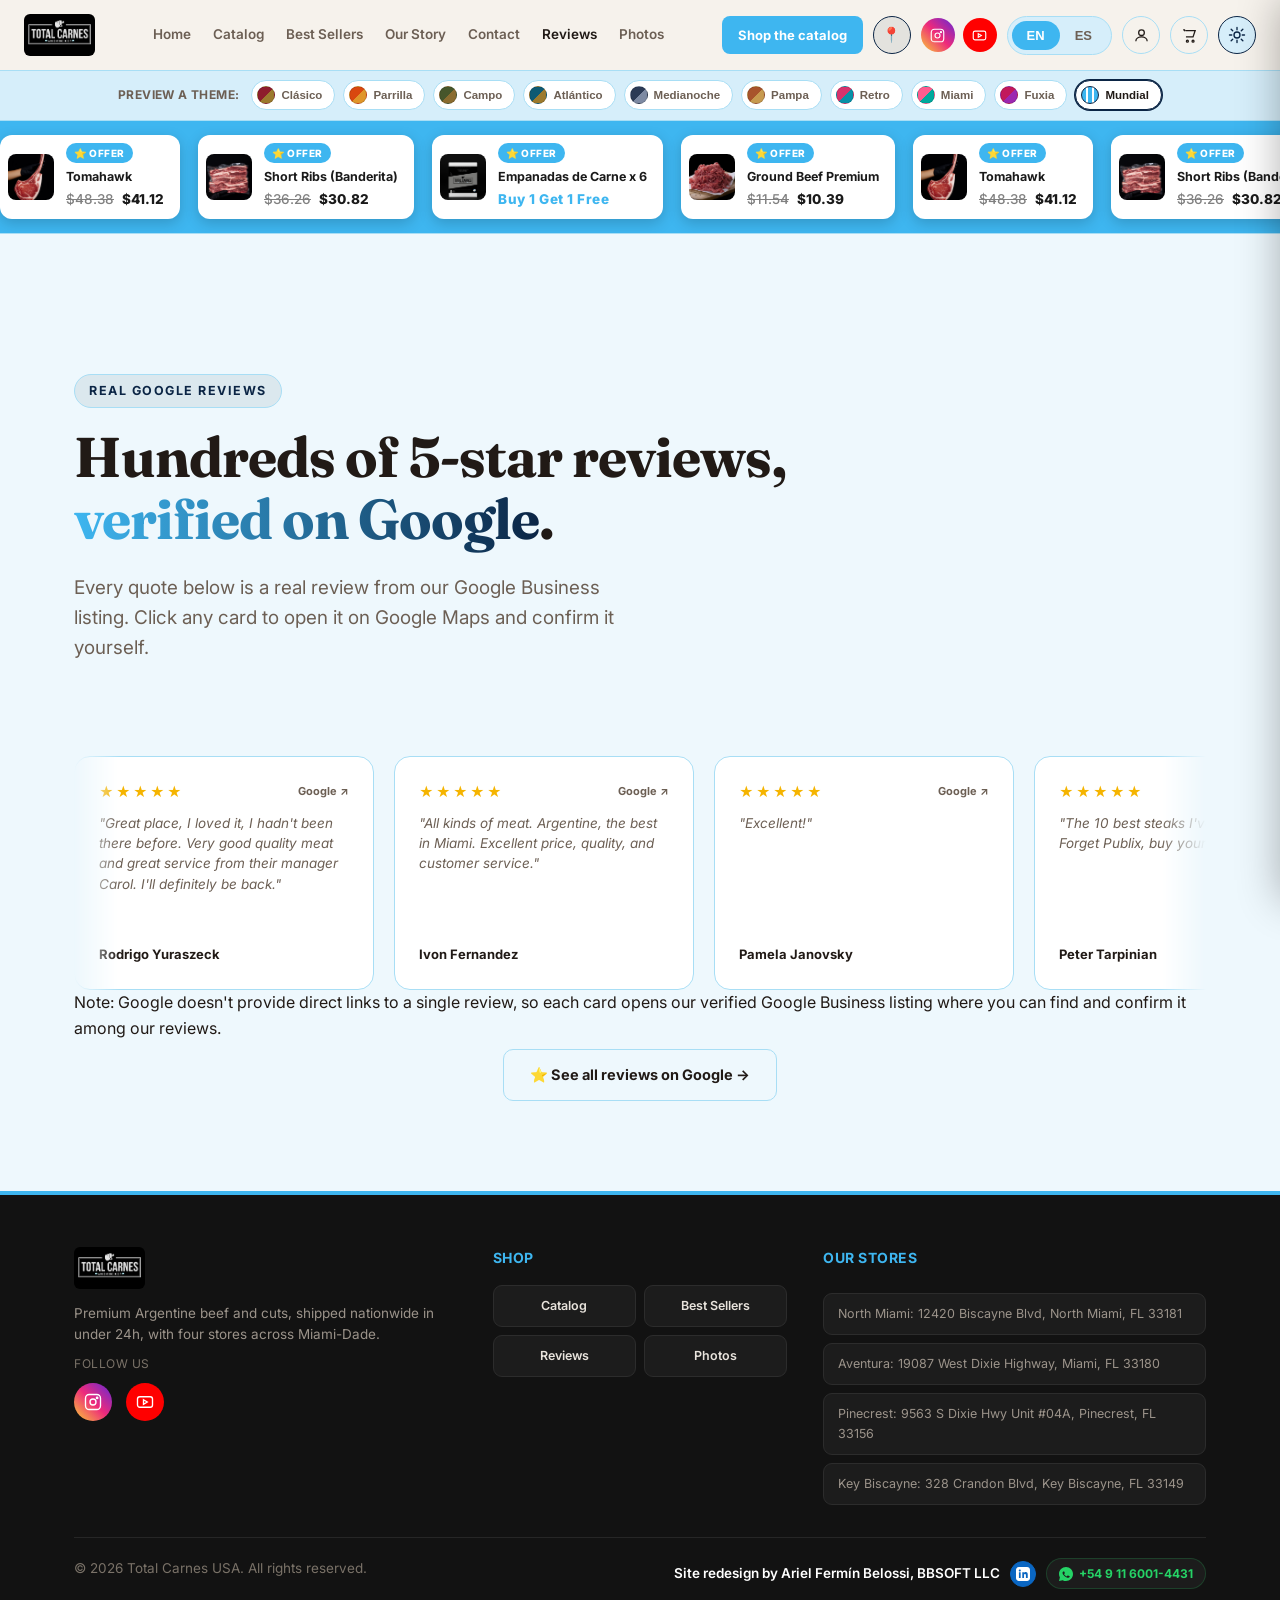
<file: reviews.html>
<!DOCTYPE html>
<html lang="en">
<head>
<meta charset="UTF-8">
<meta name="viewport" content="width=device-width, initial-scale=1.0">
<link rel="icon" href="data:image/svg+xml,%3Csvg xmlns=%27http://www.w3.org/2000/svg%27 viewBox=%270 0 100 100%27%3E%3Ctext y=%27.9em%27 font-size=%2790%27%3E%F0%9F%A5%A9%3C/text%3E%3C/svg%3E">
<title>Customer Reviews | Total Carnes USA</title>
<meta name="description" content="Real Google reviews from Total Carnes USA customers across our four Miami-Dade locations.">
<meta property="og:title" content="Customer Reviews | Total Carnes USA">
<meta property="og:description" content="Real Google reviews from Total Carnes USA customers across our four Miami-Dade locations.">
<meta property="og:type" content="website">
<meta property="og:url" content="https://totalcarnesusa.pages.dev/reviews.html">
<meta property="og:image" content="https://totalcarnesusa.pages.dev/assets/images/store/storefront-day.png">
<meta property="og:image:width" content="400">
<meta property="og:image:height" content="298">
<meta name="twitter:card" content="summary_large_image">
<meta name="twitter:title" content="Customer Reviews | Total Carnes USA">
<meta name="twitter:description" content="Real Google reviews from Total Carnes USA customers across our four Miami-Dade locations.">
<meta name="twitter:image" content="https://totalcarnesusa.pages.dev/assets/images/store/storefront-day.png">
<link rel="stylesheet" href="assets/style.css?v=31">
</head>
<body>

<div class="cart-drawer-overlay" id="cart-overlay" onclick="closeCart()"></div>
<div class="cart-drawer" id="cart-drawer">
  <div class="cart-drawer-header">
    <h3 data-i18n="cart_title">Your cart</h3>
    <button class="cart-drawer-close" onclick="closeCart()">✕</button>
  </div>
  <div class="cart-drawer-body" id="cart-drawer-body"></div>
  <div class="cart-drawer-footer">
    <div class="cart-drawer-total-row"><span data-i18n="cart_total">Total</span><span id="cart-drawer-total">$0.00</span></div>
    <button class="btn btn-primary" style="width:100%;justify-content:center;" onclick="checkoutCart()" data-i18n="cart_checkout">Request this order</button>
  </div>
</div>

<div class="smoke-layer" aria-hidden="true">
  <div class="smoke-col c1"><div class="smoke-puff"></div><div class="smoke-puff p2"></div><div class="smoke-puff p3"></div></div>
  <div class="smoke-col c2"><div class="smoke-puff"></div><div class="smoke-puff p2"></div><div class="smoke-puff p3"></div></div>
  <div class="smoke-col c3"><div class="smoke-puff"></div><div class="smoke-puff p2"></div><div class="smoke-puff p3"></div></div>
  <div class="smoke-col c4"><div class="smoke-puff"></div><div class="smoke-puff p2"></div><div class="smoke-puff p3"></div></div>
  <div class="smoke-col c5"><div class="smoke-puff"></div><div class="smoke-puff p2"></div><div class="smoke-puff p3"></div></div>
</div>
<div class="flame-strip" aria-hidden="true">
  <div class="flame f1"></div>
  <div class="flame f2"></div>
  <div class="flame f3"></div>
  <div class="flame f4"></div>
  <div class="flame f5"></div>
  <div class="flame f6"></div>
  <div class="spark s1"></div>
  <div class="spark s2"></div>
  <div class="spark s3"></div>
  <div class="spark s4"></div>
  <div class="spark s5"></div>
  <div class="spark s6"></div>
  <div class="spark s7"></div>
  <div class="spark s8"></div>
  <div class="spark s9"></div>
  <div class="spark s10"></div>
  <div class="spark s11"></div>
  <div class="spark s12"></div>
</div>

<nav class="nav">
  <div class="nav-inner">
    <a href="index.html" class="logo-link"><img src="assets/images/logo.jpg" alt="Total Carnes" class="logo-img"></a>
    <div class="nav-links">
      <a href="index.html" data-i18n="nav_home">Home</a>
      <a href="catalogo.html" data-i18n="nav_catalog">Catalog</a>
      <a href="best-sellers.html" data-i18n="nav_best">Best Sellers</a>
      <a href="nosotros.html" data-i18n="nav_about">Our Story</a>
      <a href="contacto.html" data-i18n="nav_contact">Contact</a>
      <a href="reviews.html" class="current" data-i18n="nav_reviews">Reviews</a>
      <a href="contacto.html#photos-section" data-i18n="nav_photos">Photos</a>
    </div>
    <div class="nav-right">
      <a class="nav-cta" href="catalogo.html" data-i18n="nav_cta">Shop the catalog</a>
      <a class="nav-geo" href="contacto.html#stores-map" title="Find nearest store" aria-label="Find nearest store">📍</a>
      <div class="brand-links nav-brand">
        <a class="icon-instagram" href="https://www.instagram.com/totalcarnes.usa/" target="_blank" rel="noopener" aria-label="Instagram"><svg viewBox="0 0 24 24" fill="none" stroke="currentColor" stroke-width="1.8"><rect x="2" y="2" width="20" height="20" rx="5"></rect><circle cx="12" cy="12" r="4"></circle><circle cx="17.5" cy="6.5" r="1"></circle></svg></a>
        <a class="icon-youtube" href="https://www.youtube.com/watch?v=zVFxLFJM9HE" target="_blank" rel="noopener" aria-label="YouTube"><svg viewBox="0 0 24 24" fill="none" stroke="currentColor" stroke-width="1.8"><rect x="2" y="5" width="20" height="14" rx="3"></rect><polygon points="10 9 15 12 10 15 10 9"></polygon></svg></a>
      </div>
      <div class="lang-toggle">
        <button id="btn-en" class="active" onclick="setLang('en')">EN</button>
        <button id="btn-es" onclick="setLang('es')">ES</button>
      </div>
      <div class="account-dropdown">
        <button class="icon-btn" onclick="toggleAccountPanel()" aria-label="Account">
          <svg viewBox="0 0 24 24" fill="none" stroke="currentColor" stroke-width="1.8"><circle cx="12" cy="8" r="4"></circle><path d="M4 20c0-4 4-6 8-6s8 2 8 6"></path></svg>
        </button>
        <div class="account-panel" id="account-panel">
          <h4 data-i18n="account_title">Account</h4>
          <button class="btn btn-primary" onclick="alert(window.tcAccountNote || 'Design preview. Sign-in would connect to your real customer accounts system.')" data-i18n="account_signin">Sign in</button>
          <div class="account-panel-grid">
            <button data-i18n="account_orders">Orders</button>
            <button data-i18n="account_profile">Profile</button>
          </div>
          <p class="account-note" data-i18n="account_note">Design preview. Sign-in would connect to your real customer accounts system.</p>
        </div>
      </div>
      <button class="icon-btn" onclick="toggleCart()" aria-label="Cart">
        <svg viewBox="0 0 24 24" fill="none" stroke="currentColor" stroke-width="1.8"><path d="M3 4h2l.4 2M7 14h10l3-9H6.4"></path><circle cx="9" cy="20" r="1.4"></circle><circle cx="17" cy="20" r="1.4"></circle></svg>
        <span class="cart-badge" id="cart-badge">0</span>
      </button>
      <button class="theme-toggle" onclick="toggleTheme()" aria-label="Toggle light/dark theme">
        <svg class="icon-moon" viewBox="0 0 24 24" fill="none" stroke="currentColor" stroke-width="1.8" stroke-linecap="round" stroke-linejoin="round"><path d="M21 12.5A8.5 8.5 0 1 1 11.5 3 7 7 0 0 0 21 12.5z"></path></svg>
        <svg class="icon-sun" viewBox="0 0 24 24" fill="none" stroke="currentColor" stroke-width="1.8" stroke-linecap="round" stroke-linejoin="round"><circle cx="12" cy="12" r="4"></circle><path d="M12 2v3M12 19v3M4.2 4.2l2.1 2.1M17.7 17.7l2.1 2.1M2 12h3M19 12h3M4.2 19.8l2.1-2.1M17.7 6.3l2.1-2.1"></path></svg>
      </button>
    </div>
    <button class="nav-burger" id="nav-burger" aria-label="Menu"><span></span><span></span><span></span></button>
  </div>
  <div class="mobile-menu" id="mobile-menu">
    <a href="index.html" data-i18n="nav_home">Home</a>
    <a href="catalogo.html" data-i18n="nav_catalog">Catalog</a>
    <a href="best-sellers.html" data-i18n="nav_best">Best Sellers</a>
    <a href="nosotros.html" data-i18n="nav_about">Our Story</a>
    <a href="contacto.html" data-i18n="nav_contact">Contact</a>
    <a href="reviews.html" data-i18n="nav_reviews">Reviews</a>
      <a href="contacto.html#photos-section" data-i18n="nav_photos">Photos</a>
  </div>
</nav>

<div class="theme-strip">
  <span class="theme-strip-label" data-i18n="palette_label">Preview a theme:</span>
  <div class="theme-strip-swatches">
    <button class="swatch-btn" data-palette="classic" onclick="setPalette('classic')"><span class="swatch-dot sw-classic"></span>Clásico</button>
    <button class="swatch-btn" data-palette="parrilla" onclick="setPalette('parrilla')"><span class="swatch-dot sw-parrilla"></span>Parrilla</button>
    <button class="swatch-btn" data-palette="campo" onclick="setPalette('campo')"><span class="swatch-dot sw-campo"></span>Campo</button>
    <button class="swatch-btn" data-palette="atlantico" onclick="setPalette('atlantico')"><span class="swatch-dot sw-atlantico"></span>Atlántico</button>
    <button class="swatch-btn" data-palette="medianoche" onclick="setPalette('medianoche')"><span class="swatch-dot sw-medianoche"></span>Medianoche</button>
    <button class="swatch-btn" data-palette="pampa" onclick="setPalette('pampa')"><span class="swatch-dot sw-pampa"></span>Pampa</button>
    <button class="swatch-btn" data-palette="retro" onclick="setPalette('retro')"><span class="swatch-dot sw-retro"></span>Retro</button>
    <button class="swatch-btn" data-palette="miami" onclick="setPalette('miami')"><span class="swatch-dot sw-miami"></span>Miami</button>
    <button class="swatch-btn" data-palette="fuxia" onclick="setPalette('fuxia')"><span class="swatch-dot sw-fuxia"></span>Fuxia</button>
    <button class="swatch-btn active" data-palette="mundial" onclick="setPalette('mundial')"><span class="swatch-dot sw-mundial"></span>Mundial</button>
  </div>
</div>

<div class="offers-ticker">
  <div class="offers-track"></div>
</div>

<section class="page-hero">
  <div class="container">
    <div class="hero-content">
      <span class="eyebrow" data-i18n="rv_eyebrow">REAL GOOGLE REVIEWS</span>
      <h1 data-i18n="rv_title">Hundreds of 5-star reviews, <span class="grad">verified on Google</span>.</h1>
      <p class="subhead" data-i18n="rv_sub">Every quote below is a real review from our Google Business listing. Click any card to open it on Google Maps and confirm it yourself.</p>
    </div>
  </div>
</section>

<section style="padding-top:0;">
  <div class="container">
    <div class="reviews-carousel fade-in">
      <div class="reviews-track" id="reviews-track"></div>
    </div>
    <p class="reviews-note" data-i18n="rv_note">Note: Google doesn't provide direct links to a single review, so each card opens our verified Google Business listing where you can find and confirm it among our reviews.</p>
    <div style="text-align:center; margin-top:8px;">
      <a class="btn btn-secondary" href="https://www.google.com/search?q=Total+Carnes+USA+Google+reviews" target="_blank" rel="noopener" data-i18n="reviews_cta">⭐ See all reviews on Google →</a>
    </div>
  </div>
</section>

<footer>
  <div class="container">
    <div class="footer-grid">
      <div class="footer-col">
        <img src="assets/images/logo.jpg" alt="Total Carnes" class="logo-img" style="margin-bottom:14px;">
        <p data-i18n="footer_brand_desc">Premium Argentine beef and cuts, shipped nationwide in under 24h, with four stores across Miami-Dade.</p>
        <span class="footer-follow-label" data-i18n="footer_follow">Follow us</span>
        <div class="brand-links">
          <a class="icon-instagram" href="https://www.instagram.com/totalcarnes.usa/" target="_blank" rel="noopener" aria-label="Instagram"><svg viewBox="0 0 24 24" fill="none" stroke="currentColor" stroke-width="1.8"><rect x="2" y="2" width="20" height="20" rx="5"></rect><circle cx="12" cy="12" r="4"></circle><circle cx="17.5" cy="6.5" r="1"></circle></svg></a>
          <a class="icon-youtube" href="https://www.youtube.com/watch?v=zVFxLFJM9HE" target="_blank" rel="noopener" aria-label="YouTube"><svg viewBox="0 0 24 24" fill="none" stroke="currentColor" stroke-width="1.8"><rect x="2" y="5" width="20" height="14" rx="3"></rect><polygon points="10 9 15 12 10 15 10 9"></polygon></svg></a>
        </div>
      </div>
      <div class="footer-col">
        <h4 data-i18n="footer_shop">Shop</h4>
        <div class="footer-col-buttons">
          <a class="footer-link-btn" href="catalogo.html" data-i18n="nav_catalog">📋 Catalog</a>
          <a class="footer-link-btn" href="best-sellers.html" data-i18n="nav_best">⭐ Best Sellers</a>
          <a class="footer-link-btn" href="reviews.html" data-i18n="nav_reviews">💬 Reviews</a>
          <a class="footer-link-btn" href="contacto.html#photos-section" data-i18n="nav_photos">📷 Photos</a>
        </div>
      </div>
      <div class="footer-col">
        <a href="contacto.html#stores-map"><h4 class="footer-link-btn-heading" data-i18n="footer_locations_title">📍 Our stores</h4></a>
        <div class="footer-col-buttons footer-stores">
          <a class="footer-store-link" href="contacto.html#stores-map" data-i18n="addr_northmiami">North Miami: 12420 Biscayne Blvd</a>
          <a class="footer-store-link" href="contacto.html#stores-map" data-i18n="addr_aventura">Aventura: 19087 West Dixie Highway</a>
          <a class="footer-store-link" href="contacto.html#stores-map" data-i18n="addr_pinecrest">Pinecrest: 9563 S Dixie Hwy #04A</a>
          <a class="footer-store-link" href="contacto.html#stores-map" data-i18n="addr_keybiscayne">Key Biscayne: 328 Crandon Blvd</a>
        </div>
      </div>
    </div>
    <div class="footer-bottom">
      <span data-i18n="footer_rights">© 2026 Total Carnes USA. All rights reserved.</span>
      <span class="footer-credit-row">
        <span data-i18n="footer_credit">Site redesign by BBSOFT LLC</span>
        <a class="footer-credit-link" href="https://www.linkedin.com/in/ariel-belossi/" target="_blank" rel="noopener" aria-label="LinkedIn"><svg viewBox="0 0 24 24" fill="currentColor"><path d="M19 0H5C2.24 0 0 2.24 0 5v14c0 2.76 2.24 5 5 5h14c2.76 0 5-2.24 5-5V5c0-2.76-2.24-5-5-5zM8 19H5V9h3v10zM6.5 7.73c-.97 0-1.75-.79-1.75-1.75S5.53 4.23 6.5 4.23s1.75.79 1.75 1.75-.78 1.75-1.75 1.75zM20 19h-3v-4.5c0-1.07-.02-2.45-1.5-2.45-1.5 0-1.73 1.17-1.73 2.37V19h-3V9h2.88v1.23h.04c.4-.76 1.38-1.56 2.84-1.56 3.04 0 3.6 2 3.6 4.59V19z"></path></svg></a>
        <a class="footer-whatsapp" href="https://wa.me/5491160014431" target="_blank" rel="noopener" aria-label="WhatsApp"><svg viewBox="0 0 24 24" fill="currentColor"><path d="M12 0C5.4 0 0 5.4 0 12c0 2.12.56 4.1 1.53 5.83L0 24l6.33-1.5C8 23.43 9.96 24 12 24c6.6 0 12-5.4 12-12S18.6 0 12 0zm6.07 16.93c-.27.76-1.58 1.45-2.18 1.53-.56.08-1.05.27-3.52-.74-2.98-1.2-4.9-4.17-5.05-4.36-.15-.19-1.2-1.6-1.2-3.05 0-1.45.76-2.16 1.03-2.45.27-.29.59-.36.79-.36h.57c.18 0 .43 0 .62.47.24.58.81 2.02.88 2.17.07.15.12.32 0 .51-.6.94-1.18 1.18-1.18 1.18-.18.12-.21.31-.1.51 1.13 2.05 2.45 2.93 4.4 3.74.2.08.32.06.45-.07.13-.13.83-.94 1.06-1.27.22-.32.44-.27.74-.16.3.11 1.9.9 2.23 1.06.33.17.55.25.63.4.08.14.08.83-.19 1.6z"></path></svg> +54 9 11 6001-4431</a>
      </span>
    </div>
  </div>
</footer>

<script src="assets/cart.js"></script>
<script src="assets/common.js?v=25"></script>
<script src="assets/catalog-data.js?v=27"></script>
<script>
const realReviews = [
  ["Rodrigo Yuraszeck", "", "Excelente lugar, me encantó, no había estado ahí antes. Muy buena calidad de carnes y muy buena atención de su manager Carol. Volveré sin duda.", "Great place, I loved it, I hadn't been there before. Very good quality meat and great service from their manager Carol. I'll definitely be back.", "https://maps.app.goo.gl/UBnkjua7EHtHskxu8"],
  ["Ivon Fernandez", "", "Toda tipo de carne. Argentina 🇦🇷 el mejor de Miami. Precio, calidad y atención al cliente excelente.", "All kinds of meat. Argentine, the best in Miami. Excellent price, quality, and customer service.", "https://maps.app.goo.gl/a2qpr9L8SRaLTEzj8"],
  ["Pamela Janovsky", "", "¡Excelente!", "Excellent!", "https://maps.app.goo.gl/ozpARPHAfTsGfZxR6"],
  ["Peter Tarpinian", "", "Los 10 mejores filetes que he probado en mi vida. Olvídate de Publix, comprá tu carne aquí.", "The 10 best steaks I've ever had. Forget Publix, buy your meat here.", "https://maps.app.goo.gl/taFVTCAVKjZxBPTe8"],
  ["carlos c", "", "Excelencia total, pura calidad. Gracias a Josefina por su atención, lo recomiendo al 100%.", "Total excellence, pure quality. Thanks to Josefina for her service, I recommend it 100%.", "https://maps.app.goo.gl/bhYhP2ZXJvzWBKQT9"],
  ["Trickshot Productions", "", "Excelente calidad, precios razonables y un personal estupendo. Si te encanta la carne, tenés que probar este sitio.", "Excellent quality, reasonable prices, and a great staff. If you love meat, you have to try this place.", "https://maps.app.goo.gl/fG7SpErPAxBVtyTE7"],
  ["Débora Milano", "", "Encuentro muchos artículos argentinos para disfrutar en familia.", "I find lots of Argentine products to enjoy with the family.", "https://maps.app.goo.gl/iKDaDxz51bnv5mPs5"],
  ["Gustavo Lumer", "", "Si querés comprar carne con los mejores cortes Argentinos este es el nuevo lugar para hacerlo en Miami. Los mejores cortes, la mejor calidad y el mejor servicio. Próximamente también carne KOSHER. Martin el Manager es un crack.", "If you want to buy meat with the best Argentine cuts, this is the new place to do it in Miami. The best cuts, the best meat, the best quality and the best service. Coming soon also KOSHER meat. Martin the Manager is the best.", "https://maps.app.goo.gl/nVRMKngsFZGB6LU37"]
];

function renderReviewsCarousel(){
  const track = document.getElementById('reviews-track');
  if(!track) return;
  const lang = document.documentElement.getAttribute('lang') === 'es' ? 'es' : 'en';
  const slide = ([name, meta, textEs, textEn, link]) => `
    <a class="review-slide" href="${link}" target="_blank" rel="noopener">
      <div class="review-slide-top">
        <span class="review-slide-stars">★★★★★</span>
        <span class="review-slide-google">Google ↗</span>
      </div>
      <p class="review-slide-text">"${lang === 'es' ? textEs : textEn}"</p>
      <div class="review-slide-author"><strong>${name}</strong><span>${meta}</span></div>
    </a>`;
  track.innerHTML = realReviews.map(slide).join('') + realReviews.map(slide).join('');
}

initSite({
  en:{
    rv_eyebrow:"REAL GOOGLE REVIEWS",
    rv_title:'Hundreds of 5-star reviews, <span class="grad">verified on Google</span>.',
    rv_sub:"Every quote below is a real review from our Google Business listing. Click any card to open it on Google Maps and confirm it yourself.",
    rv_note:"Note: Google doesn't provide direct links to a single review, so each card opens our verified Google Business listing where you can find and confirm it among our reviews.",
    reviews_cta:"⭐ See all reviews on Google →"
  },
  es:{
    rv_eyebrow:"RESEÑAS REALES DE GOOGLE",
    rv_title:'Cientos de reseñas de 5 estrellas, <span class="grad">verificadas en Google</span>.',
    rv_sub:"Cada cita de abajo es una reseña real de nuestro perfil de Google. Hacé click en cualquier tarjeta para abrirla en Google Maps y confirmarla vos mismo.",
    rv_note:"Nota: Google no ofrece links directos a una reseña puntual, así que cada tarjeta abre nuestro perfil verificado de Google donde podés encontrarla y confirmarla entre nuestras reseñas.",
    reviews_cta:"⭐ Ver todas las reseñas en Google →"
  }
});
renderReviewsCarousel();
renderOffersTicker();
window.onLangChange = function(){ renderReviewsCarousel(); renderOffersTicker(); };
</script>
</body>
</html>
</file>
<file: assets/style.css>
@import url('https://fonts.googleapis.com/css2?family=Fraunces:opsz,wght@9..144,500;9..144,600;9..144,700;9..144,800&family=Inter:wght@400;500;600;700;800&family=VT323&display=swap');

:root{
  /* default = light, "Classic" palette — deep wine red, neutral ivory */
  --bg:#f6f2ec;
  --bg-alt:#ece4d8;
  --card:#ffffff;
  --border:#ddd0bd;
  --text:#211a16;
  --muted:#6c5f54;
  --accent:#8e1d2c;
  --accent2:#9c7a2e;
  --accent-soft:rgba(142,29,44,0.08);
  --gold-soft:rgba(156,122,46,0.1);
}

/* dark mode — softer charcoal/brown, not pure black */
html[data-theme="dark"]{
  --bg:#241a16;
  --bg-alt:#2c211c;
  --card:#342621;
  --border:#4a3a32;
  --text:#f6efe6;
  --muted:#c2b1a3;
  --accent:#b3404a;
  --accent2:#c9a13d;
  --accent-soft:rgba(179,64,74,0.16);
  --gold-soft:rgba(201,161,61,0.12);
}
html[data-theme="dark"] .nav{background:rgba(36,26,22,0.96);}
html[data-theme="light"] .nav{background:rgba(246,242,236,0.96);}
.lang-toggle, .theme-toggle{background:rgba(255,255,255,0.6);}
html[data-theme="dark"] .lang-toggle, html[data-theme="dark"] .theme-toggle{background:rgba(52,38,33,0.85);}
html[data-theme="light"] .btn-secondary:hover{background:var(--bg-alt);}

/* alternate color palettes — distinct hue + tint, not just accent color */

/* Parrilla — vivid fire orange, high-contrast char tones */
html[data-palette="parrilla"]{
  --accent:#d9480f; --accent2:#e0962a;
  --accent-soft:rgba(217,72,15,0.12); --gold-soft:rgba(224,150,42,0.14);
  --bg:#fdebd6; --bg-alt:#fad9b3; --card:#fffaf3; --border:#f0bd7d;
}
html[data-theme="dark"][data-palette="parrilla"]{
  --accent:#ff7a29; --accent2:#ffc24d;
  --accent-soft:rgba(255,122,41,0.22); --gold-soft:rgba(255,194,77,0.16);
  --bg:#1a0f08; --bg-alt:#23140a; --card:#2e190d; --border:#4a2812;
  --text:#fbe9d6; --muted:#d3a787;
}

/* Campo — olive green, earthy cream */
html[data-palette="campo"]{
  --accent:#46562b; --accent2:#8a6c30;
  --accent-soft:rgba(70,86,43,0.1); --gold-soft:rgba(138,108,48,0.12);
  --bg:#f3f1e2; --bg-alt:#e7e2c8; --card:#ffffff; --border:#cdc49a;
}
html[data-theme="dark"][data-palette="campo"]{
  --accent:#7c9a52; --accent2:#c9a66b;
  --accent-soft:rgba(124,154,82,0.18); --gold-soft:rgba(201,166,107,0.14);
  --bg:#161a0f; --bg-alt:#1e2415; --card:#272e1c; --border:#3a4527;
  --text:#f1f0e4; --muted:#bfc1a7;
}

/* Atlántico — teal & navy, coastal */
html[data-palette="atlantico"]{
  --accent:#0e5a73; --accent2:#9c7a2e;
  --accent-soft:rgba(14,90,115,0.1); --gold-soft:rgba(156,122,46,0.1);
  --bg:#e7f2f5; --bg-alt:#cfe6ec; --card:#ffffff; --border:#a9d2dc;
}
html[data-theme="dark"][data-palette="atlantico"]{
  --accent:#3a93b3; --accent2:#d4a13d;
  --accent-soft:rgba(58,147,179,0.18); --gold-soft:rgba(212,161,61,0.14);
  --bg:#081820; --bg-alt:#0d212a; --card:#142e38; --border:#234650;
  --text:#e9f4f6; --muted:#a7c2c8;
}

/* Medianoche — navy/charcoal with silver, premium/elegant */
html[data-palette="medianoche"]{
  --accent:#2b3a55; --accent2:#7d8aa3;
  --accent-soft:rgba(43,58,85,0.1); --gold-soft:rgba(125,138,163,0.14);
  --bg:#eceef2; --bg-alt:#dde1e8; --card:#ffffff; --border:#c4cad6;
}
html[data-theme="dark"][data-palette="medianoche"]{
  --accent:#5b73a3; --accent2:#c7ccd6;
  --accent-soft:rgba(91,115,163,0.22); --gold-soft:rgba(199,204,214,0.12);
  --bg:#0a0d14; --bg-alt:#10141d; --card:#161b26; --border:#252c3b;
  --text:#eef0f5; --muted:#a3aabb;
}

/* Pampa — terracotta & wheat, warm and neutral */
html[data-palette="pampa"]{
  --accent:#a8542c; --accent2:#c79a4f;
  --accent-soft:rgba(168,84,44,0.1); --gold-soft:rgba(199,154,79,0.14);
  --bg:#f8eee0; --bg-alt:#efdfc4; --card:#ffffff; --border:#ddc295;
}
html[data-theme="dark"][data-palette="pampa"]{
  --accent:#d37a45; --accent2:#e0bb73;
  --accent-soft:rgba(211,122,69,0.2); --gold-soft:rgba(224,187,115,0.14);
  --bg:#1d140d; --bg-alt:#261b11; --card:#312317; --border:#4a3520;
  --text:#f5e9d8; --muted:#c7ad8e;
}

/* Retro — 1980s arcade/console: neon magenta + green, pixel font */
html[data-palette="retro"]{
  --accent:#d6336c; --accent2:#0891a8;
  --accent-soft:rgba(214,51,108,0.1); --gold-soft:rgba(8,145,168,0.12);
  --bg:#e9e6f7; --bg-alt:#d9d3ef; --card:#ffffff; --border:#bdb3e0;
}
html[data-theme="dark"][data-palette="retro"]{
  --accent:#ff2e88; --accent2:#39ff8c;
  --accent-soft:rgba(255,46,136,0.22); --gold-soft:rgba(57,255,140,0.14);
  --bg:#0a0a18; --bg-alt:#11112a; --card:#181838; --border:#2e2e58;
  --text:#eef0ff; --muted:#9b9bc9;
}
/* retro accent font only on big display headings — keeps Fraunces everywhere else */
html[data-palette="retro"] h1{
  font-family:'VT323', monospace;letter-spacing:1px;text-transform:uppercase;
}
html[data-palette="retro"] .product-card, html[data-palette="retro"] .card, html[data-palette="retro"] .location-card{
  border-width:2px;border-style:solid;position:relative;
}
html[data-theme="dark"][data-palette="retro"] .product-card:hover,
html[data-theme="dark"][data-palette="retro"] .card:hover{
  box-shadow:0 0 0 2px var(--accent2), 0 0 18px rgba(57,255,140,0.4);
}
/* small retro game-icon stickers on cards, decorative only */
html[data-palette="retro"] .product-card::after, html[data-palette="retro"] .card::after{
  content:'🕹️';position:absolute;top:10px;right:10px;font-size:15px;opacity:.55;
}
html[data-palette="retro"] .product-card:nth-child(3n+2)::after, html[data-palette="retro"] .card:nth-child(3n+2)::after{content:'👾';}
html[data-palette="retro"] .product-card:nth-child(3n+3)::after, html[data-palette="retro"] .card:nth-child(3n+3)::after{content:'🍄';}
html[data-palette="retro"] .eyebrow::before{content:'⭐ ';}

/* Miami — Inter Miami CF pink & black */
html[data-palette="miami"]{
  --accent:#f7b5cd; --accent2:#1a1a1a;
  --accent-soft:rgba(247,181,205,0.18); --gold-soft:rgba(26,26,26,0.08);
  --bg:#fff0f6; --bg-alt:#fde1ec; --card:#ffffff; --border:#f6c4dc;
}
html[data-theme="dark"][data-palette="miami"]{
  --accent:#ff6fb0; --accent2:#f7b5cd;
  --accent-soft:rgba(255,111,176,0.22); --gold-soft:rgba(247,181,205,0.14);
  --bg:#120608; --bg-alt:#1a0b0f; --card:#241016; --border:#3a1c26;
  --text:#fbe9f0; --muted:#c98ba6;
}

/* Mundial — Argentina albiceleste, vivid sky blue & navy */
html[data-palette="mundial"]{
  --accent:#3eb6f0; --accent2:#0b2545;
  --accent-soft:rgba(62,182,240,0.14); --gold-soft:rgba(11,37,69,0.08);
  --bg:#eef8fd; --bg-alt:#d6eefa; --card:#ffffff; --border:#a8def5;
}
html[data-theme="dark"][data-palette="mundial"]{
  --accent:#5cd0ff; --accent2:#ffd54a;
  --accent-soft:rgba(92,208,255,0.22); --gold-soft:rgba(255,213,74,0.14);
  --bg:#040d1a; --bg-alt:#081729; --card:#0d2138; --border:#16385a;
  --text:#e8f7ff; --muted:#8fc4e0;
}

/* Fuxia — vivid magenta/fuchsia with deep purple */
html[data-palette="fuxia"]{
  --accent:#c2185b; --accent2:#9c27b0;
  --accent-soft:rgba(194,24,91,0.1); --gold-soft:rgba(156,39,176,0.12);
  --bg:#fdf0f6; --bg-alt:#fbe0ee; --card:#ffffff; --border:#f3b8da;
}
html[data-theme="dark"][data-palette="fuxia"]{
  --accent:#ff3d9a; --accent2:#c454e0;
  --accent-soft:rgba(255,61,154,0.22); --gold-soft:rgba(196,84,224,0.16);
  --bg:#1a0a14; --bg-alt:#23101c; --card:#2e1426; --border:#4a1f3c;
  --text:#fbe9f3; --muted:#cf9bba;
}

/* Parrilla theme — real-looking black grill smoke, rising from the bottom, every page */
.smoke-layer{
  position:fixed;inset:0;pointer-events:none;z-index:400;overflow:hidden;display:none;
  contain:strict;
}
html[data-palette="parrilla"] .smoke-layer{display:block;}
.smoke-col{position:absolute;bottom:-40px;width:120px;height:100%;}
.smoke-col.c1{left:2%;}
.smoke-col.c2{left:22%;}
.smoke-col.c3{left:42%;}
.smoke-col.c4{left:62%;}
.smoke-col.c5{left:82%;}
.smoke-puff{
  position:absolute;bottom:0;left:0;width:100px;height:170px;
  border-radius:45% 55% 50% 50% / 60% 60% 40% 40%;
  background:radial-gradient(ellipse at 50% 60%, rgba(15,15,15,0.32) 0%, rgba(35,35,35,0.2) 40%, rgba(50,50,50,0.08) 65%, transparent 80%);
  filter:blur(7px);opacity:0;animation:smoke-rise 7s cubic-bezier(.3,.6,.4,1) infinite;
  will-change:transform,opacity;
}
html[data-theme="dark"] .smoke-puff{
  background:radial-gradient(ellipse at 50% 60%, rgba(225,225,225,0.22) 0%, rgba(190,190,190,0.14) 40%, rgba(160,160,160,0.06) 65%, transparent 80%);
}
.smoke-puff.p2{width:80px;height:140px;animation-delay:1.6s;filter:blur(9px);}
.smoke-puff.p3{width:64px;height:110px;animation-delay:3.2s;filter:blur(10px);}
.smoke-col.c2 .smoke-puff{animation-delay:0.9s;}
.smoke-col.c2 .smoke-puff.p2{animation-delay:2.5s;}
.smoke-col.c2 .smoke-puff.p3{animation-delay:4.1s;}
.smoke-col.c3 .smoke-puff{animation-delay:2.1s;}
.smoke-col.c3 .smoke-puff.p2{animation-delay:3.7s;}
.smoke-col.c3 .smoke-puff.p3{animation-delay:5.3s;}
.smoke-col.c4 .smoke-puff{animation-delay:0.4s;}
.smoke-col.c4 .smoke-puff.p2{animation-delay:2.0s;}
.smoke-col.c4 .smoke-puff.p3{animation-delay:3.6s;}
.smoke-col.c5 .smoke-puff{animation-delay:2.8s;}
.smoke-col.c5 .smoke-puff.p2{animation-delay:4.4s;}
.smoke-col.c5 .smoke-puff.p3{animation-delay:6.0s;}
@keyframes smoke-rise{
  0%{ bottom:-10%; transform:translateX(0) scale(0.55) rotate(0deg); opacity:0; }
  8%{ opacity:0.5; }
  30%{ transform:translateX(-18px) scale(0.95) rotate(-5deg); }
  55%{ bottom:45%; transform:translateX(22px) scale(1.4) rotate(6deg); opacity:0.3; }
  80%{ transform:translateX(-10px) scale(1.9) rotate(-4deg); opacity:0.13; }
  100%{ bottom:108%; transform:translateX(15px) scale(2.4) rotate(5deg); opacity:0; }
}

/* Parrilla theme — small flames and rising embers along the bottom edge */
.flame-strip{
  position:fixed;bottom:0;left:0;width:100%;height:320px;
  pointer-events:none;z-index:401;display:none;overflow:visible;
  contain:layout style paint;
}
html[data-palette="parrilla"] .flame-strip{display:block;}
.flame-strip::before{
  content:'';position:absolute;bottom:0;left:0;width:100%;height:22px;
  background:linear-gradient(0deg, rgba(255,110,20,0.35), transparent);
  filter:blur(6px);
}
.flame{
  position:absolute;bottom:-6px;width:20px;height:26px;
  background:linear-gradient(0deg, #fff3c4 0%, #ffc23f 22%, #ff8a1a 50%, #e23a0a 78%, transparent 100%);
  clip-path:polygon(50% 0%, 68% 22%, 84% 42%, 72% 62%, 88% 80%, 50% 100%, 12% 80%, 28% 62%, 16% 42%, 32% 22%);
  opacity:.85;
  animation:flame-flicker 1.3s ease-in-out infinite alternate;
  transform-origin:50% 100%;
  will-change:transform,opacity;
}
.flame.f1{left:3%;height:20px;animation-duration:1.05s;}
.flame.f2{left:18%;height:28px;animation-duration:1.6s;animation-delay:.2s;}
.flame.f3{left:35%;height:22px;animation-duration:1.25s;animation-delay:.45s;}
.flame.f4{left:53%;height:30px;animation-duration:1.7s;animation-delay:.1s;}
.flame.f5{left:71%;height:21px;animation-duration:1.15s;animation-delay:.35s;}
.flame.f6{left:87%;height:25px;animation-duration:1.5s;animation-delay:.55s;}
@keyframes flame-flicker{
  0%{ transform:scaleY(1) scaleX(1) skewX(0deg); opacity:.8; }
  30%{ transform:scaleY(1.1) scaleX(.94) skewX(-4deg); opacity:.95; }
  60%{ transform:scaleY(.9) scaleX(1.06) skewX(4deg); opacity:.72; }
  100%{ transform:scaleY(1.06) scaleX(.97) skewX(-2deg); opacity:.9; }
}
.spark{
  position:absolute;bottom:18px;width:4px;height:4px;border-radius:50%;
  background:radial-gradient(circle, #fff6d0 0%, #ffb347 45%, #e0480f 75%, transparent 100%);
  box-shadow:0 0 3px 1px rgba(255,90,10,0.7);
  opacity:0;
  animation:spark-rise 3.2s ease-out infinite;
  will-change:transform,opacity;
}
.spark.s1{left:5%;animation-delay:0s;}
.spark.s2{left:14%;animation-delay:.9s;}
.spark.s3{left:23%;animation-delay:.4s;}
.spark.s4{left:32%;animation-delay:1.6s;}
.spark.s5{left:41%;animation-delay:1.1s;}
.spark.s6{left:50%;animation-delay:.2s;}
.spark.s7{left:59%;animation-delay:1.8s;}
.spark.s8{left:67%;animation-delay:.7s;}
.spark.s9{left:76%;animation-delay:1.4s;}
.spark.s10{left:85%;animation-delay:.3s;}
.spark.s11{left:92%;animation-delay:1.0s;}
.spark.s12{left:98%;animation-delay:1.9s;}
@keyframes spark-rise{
  0%{ bottom:14px; opacity:0; transform:translateX(0) scale(1); }
  10%{ opacity:1; }
  60%{ transform:translateX(16px) scale(.75); }
  100%{ bottom:300px; opacity:0; transform:translateX(-12px) scale(.25); }
}

/* photo gallery */
.photo-carousel{overflow:hidden;position:relative;margin-bottom:32px;-webkit-mask-image:linear-gradient(90deg,transparent,#000 4%,#000 96%,transparent);mask-image:linear-gradient(90deg,transparent,#000 4%,#000 96%,transparent);}
.photo-track{display:flex;gap:14px;width:max-content;animation:reviews-scroll 90s linear infinite;}
.photo-track img{width:220px;height:160px;object-fit:cover;border-radius:12px;border:1px solid var(--border);flex:0 0 auto;}
.photo-grid{display:grid;grid-template-columns:repeat(auto-fill,minmax(180px,1fr));gap:14px;}
.photo-grid img{width:100%;height:160px;object-fit:cover;border-radius:12px;border:1px solid var(--border);transition:transform .2s;}
.photo-grid img:hover{transform:scale(1.03);}
.photo-gallery-note{font-size:12.5px;color:var(--muted);margin-top:16px;font-style:italic;}

/* real Google reviews carousel */
.reviews-carousel{overflow:hidden;position:relative;-webkit-mask-image:linear-gradient(90deg,transparent,#000 4%,#000 96%,transparent);mask-image:linear-gradient(90deg,transparent,#000 4%,#000 96%,transparent);}
.reviews-track{display:flex;gap:20px;width:max-content;animation:reviews-scroll 55s linear infinite;}
.reviews-track.paused{animation-play-state:paused;}
.review-slide{
  flex:0 0 300px;background:var(--card);border:1px solid var(--border);border-radius:16px;padding:24px;
  display:flex;flex-direction:column;gap:10px;transition:border-color .2s, transform .2s;
}
.review-slide-top{display:flex;align-items:center;justify-content:space-between;}
.review-slide-stars{color:#f5b400;font-size:14px;letter-spacing:2px;}
.review-slide-google{font-size:11px;color:var(--muted);font-weight:700;}
.review-slide-text{color:var(--muted);font-size:13.5px;font-style:italic;flex:1;line-height:1.5;}
.review-slide-author strong{display:block;font-size:13px;}
.review-slide-author span{font-size:11px;color:var(--muted);}
@keyframes reviews-scroll{from{transform:translateX(0);}to{transform:translateX(-50%);}}

/* offers ticker — continuous right-to-left marquee, below the theme strip */
.offers-ticker{
  overflow:hidden;background:var(--accent);border-bottom:1px solid var(--border);
  padding:14px 0;position:relative;z-index:2;
}
.offers-track{
  display:flex;gap:18px;width:max-content;
  animation:offers-scroll 38s linear infinite;
}
.offer-card{
  display:flex;align-items:center;gap:12px;background:#fff;
  border:none;border-radius:12px;padding:8px 16px 8px 8px;
  box-shadow:0 4px 14px rgba(0,0,0,0.18);
  white-space:nowrap;flex:0 0 auto;
}
.offer-card img{width:46px;height:46px;border-radius:8px;object-fit:cover;flex:0 0 auto;}
.offer-info{display:flex;flex-direction:column;gap:2px;}
.offer-badge{
  display:inline-block;background:var(--accent);color:#fff;font-size:10px;font-weight:800;
  letter-spacing:.5px;padding:2px 8px;border-radius:999px;margin-bottom:2px;width:fit-content;
}
.offer-name{color:#1a1a1a;font-weight:700;font-size:12.5px;}
.offer-price{color:#1a1a1a;font-weight:800;font-size:13.5px;}
.offer-price s{font-weight:500;opacity:.55;margin-right:5px;}
.offer-tag2x1{color:var(--accent);font-weight:800;font-size:13.5px;letter-spacing:.5px;}
@keyframes offers-scroll{
  from{transform:translateX(0);}
  to{transform:translateX(-50%);}
}

/* theme/palette preview strip below header */
.theme-strip{
  position:sticky;top:70px;z-index:850;margin-top:70px;
  background:var(--bg-alt);border-bottom:1px solid var(--border);
  padding:10px 24px;display:flex;align-items:center;gap:12px;flex-wrap:wrap;
  font-size:12px;justify-content:center;
}
.theme-strip-label{color:var(--muted);font-weight:700;letter-spacing:.4px;text-transform:uppercase;}
.theme-strip-swatches{display:flex;gap:8px;flex-wrap:wrap;}
@media(max-width:767px){
  .theme-strip{flex-direction:column;align-items:flex-start;padding:9px 14px;gap:6px;}
  .theme-strip-swatches{
    flex-wrap:nowrap;overflow-x:auto;width:100%;padding-bottom:4px;
    -webkit-overflow-scrolling:touch;scrollbar-width:none;
  }
  .theme-strip-swatches::-webkit-scrollbar{display:none;}
  .swatch-btn{flex:0 0 auto;}
}
.swatch-btn{
  display:flex;align-items:center;gap:6px;border:1px solid var(--border);background:var(--card);
  border-radius:999px;padding:5px 12px 5px 5px;cursor:pointer;color:var(--muted);font-weight:600;font-size:11.5px;
  transition:border-color .2s;
}
.swatch-btn:hover{border-color:var(--accent2);}
.swatch-btn.active{border-color:var(--accent2);color:var(--text);box-shadow:0 0 0 1px var(--accent2);}
.swatch-dot{width:18px;height:18px;border-radius:50%;flex:0 0 auto;border:1px solid rgba(0,0,0,0.15);}
html[data-theme="dark"] .swatch-dot{border-color:rgba(255,255,255,0.4);}
.swatch-dot.sw-classic{background:linear-gradient(135deg,#8e1d2c 50%,#9c7a2e 50%);}
.swatch-dot.sw-parrilla{background:linear-gradient(135deg,#d9480f 50%,#e0962a 50%);}
.swatch-dot.sw-campo{background:linear-gradient(135deg,#46562b 50%,#8a6c30 50%);}
.swatch-dot.sw-atlantico{background:linear-gradient(135deg,#0e5a73 50%,#9c7a2e 50%);}
.swatch-dot.sw-medianoche{background:linear-gradient(135deg,#2b3a55 50%,#7d8aa3 50%);}
.swatch-dot.sw-pampa{background:linear-gradient(135deg,#a8542c 50%,#c79a4f 50%);}
.swatch-dot.sw-retro{background:linear-gradient(135deg,#d6336c 50%,#0891a8 50%);}
.swatch-dot.sw-miami{background:linear-gradient(135deg,#ff5d8f 50%,#00a99d 50%);}
.swatch-dot.sw-fuxia{background:linear-gradient(135deg,#c2185b 50%,#9c27b0 50%);}
.swatch-dot.sw-mundial{background:repeating-linear-gradient(90deg,#3eb6f0 0 4px,#ffffff 4px 6px);border:1px solid #0b2545;}

*{margin:0;padding:0;box-sizing:border-box;}
html{scroll-behavior:smooth;}
body{
  font-family:'Inter', -apple-system, sans-serif;
  background:var(--bg);
  color:var(--text);
  line-height:1.6;
  overflow-x:hidden;
}
h1,h2,h3,.serif{font-family:'Fraunces', serif;}
a{color:inherit;text-decoration:none;}
img{max-width:100%;display:block;}
.container{max-width:1180px;margin:0 auto;padding:0 24px;}

/* nav-right controls (cta + lang + theme), inline in the nav, never overlapping */
.nav-right{display:flex;align-items:center;gap:10px;flex:0 0 auto;}
.lang-toggle{
  display:flex;background:var(--bg-alt);
  border:1px solid var(--border);border-radius:999px;padding:4px;
}
.lang-toggle button{
  background:transparent;border:none;color:var(--muted);
  font-weight:700;font-size:13px;padding:7px 15px;border-radius:999px;
  cursor:pointer;transition:all .2s;
}
.lang-toggle button.active{background:var(--accent);color:#fff;}

/* theme toggle */
.theme-toggle{
  background:var(--bg-alt);border:1.5px solid var(--accent2);color:var(--accent2);
  width:38px;height:38px;border-radius:50%;cursor:pointer;flex:0 0 auto;
  display:flex;align-items:center;justify-content:center;transition:all .2s;
  box-shadow:0 0 0 0 var(--gold-soft);
}
.theme-toggle:hover{background:var(--accent2);color:#fff;box-shadow:0 0 14px var(--gold-soft);}
.theme-toggle svg{width:18px;height:18px;}
.theme-toggle .icon-sun{display:none;}
html[data-theme="light"] .theme-toggle .icon-sun{display:block;}
html[data-theme="light"] .theme-toggle .icon-moon{display:none;}

/* nav */
.nav{
  position:fixed;top:0;left:0;right:0;z-index:900;
  background:rgba(18,12,10,0.94);
  border-bottom:1px solid var(--border);
}
.nav-inner{
  display:flex;align-items:center;justify-content:space-between;flex-wrap:nowrap;
  padding:14px 24px;max-width:1280px;margin:0 auto;gap:12px;
}
.logo{font-family:'Fraunces',serif;font-weight:700;font-size:21px;letter-spacing:-0.5px;white-space:nowrap;flex:0 0 auto;}
.logo span{color:var(--accent2);}
.logo-link{flex:0 0 auto;display:flex;align-items:center;}
.logo-img{height:42px;width:auto;border-radius:6px;display:block;}
.nav-links{display:none;gap:22px;font-size:13.5px;font-weight:600;color:var(--muted);white-space:nowrap;flex:0 1 auto;min-width:0;}
@media(min-width:920px){.nav-links{display:flex;}}
.nav-links a:hover, .nav-links a.current{color:var(--text);}
.nav-links a{white-space:nowrap;}
.nav-cta{
  display:none;white-space:nowrap;
  background:var(--accent);color:#fff;font-weight:700;font-size:13px;
  padding:9px 16px;border-radius:8px;flex:0 0 auto;
}
@media(min-width:1180px){.nav-cta{display:inline-flex;align-items:center;gap:6px;}}
.nav-geo{
  display:none;flex:0 0 auto;
  background:var(--gold-soft);border:1.5px solid var(--accent2);color:var(--accent2);
  width:38px;height:38px;border-radius:50%;align-items:center;justify-content:center;font-size:15px;
  cursor:pointer;transition:all .2s;
}
.nav-geo:hover{background:var(--accent2);color:#1a1209;}
@media(min-width:920px){.nav-geo{display:inline-flex;}}

/* account + cart icons */
.icon-btn{
  position:relative;flex:0 0 auto;background:transparent;border:1px solid var(--border);color:var(--text);
  width:38px;height:38px;border-radius:50%;display:inline-flex;align-items:center;justify-content:center;
  cursor:pointer;transition:border-color .2s;
}
.icon-btn:hover{border-color:var(--accent2);}
.icon-btn svg{width:17px;height:17px;}
.cart-badge{
  position:absolute;top:-5px;right:-5px;background:var(--accent);color:#fff;
  font-size:10px;font-weight:700;width:18px;height:18px;border-radius:50%;
  display:none;align-items:center;justify-content:center;
}

/* account dropdown */
.account-dropdown{position:relative;}
.account-panel{
  position:absolute;top:calc(100% + 10px);right:0;z-index:950;width:240px;
  background:var(--card);border:1px solid var(--border);border-radius:14px;
  padding:18px;display:none;box-shadow:0 16px 36px rgba(0,0,0,0.25);
}
.account-panel.open{display:block;}
.account-panel h4{font-size:13px;font-weight:700;letter-spacing:.5px;text-transform:uppercase;color:var(--muted);margin-bottom:14px;}
.account-panel .btn{width:100%;justify-content:center;margin-bottom:10px;font-size:13px;padding:11px;}
.account-panel-grid{display:grid;grid-template-columns:1fr 1fr;gap:8px;}
.account-panel-grid button{
  background:var(--bg-alt);border:1px solid var(--border);color:var(--text);border-radius:8px;
  padding:10px 6px;font-size:12px;font-weight:600;cursor:pointer;
}
.account-panel-grid button:hover{border-color:var(--accent2);}
.account-note{font-size:11px;color:var(--muted);margin-top:12px;line-height:1.5;}

/* cart drawer */
.cart-drawer{
  position:fixed;top:0;right:-380px;width:360px;max-width:92vw;height:100%;z-index:1100;
  background:var(--card);border-left:1px solid var(--border);
  box-shadow:-20px 0 40px rgba(0,0,0,0.3);
  display:flex;flex-direction:column;transition:right .3s ease;
}
.cart-drawer.open{right:0;}
.cart-drawer-header{
  display:flex;align-items:center;justify-content:space-between;
  padding:20px 22px;border-bottom:1px solid var(--border);
}
.cart-drawer-header h3{font-family:'Fraunces',serif;font-size:1.2rem;}
.cart-drawer-close{background:none;border:none;font-size:20px;color:var(--muted);cursor:pointer;}
.cart-drawer-body{flex:1 1 auto;overflow-y:auto;padding:18px 22px;}
.cart-empty{color:var(--muted);font-size:14px;}
.cart-line{display:flex;flex-direction:column;gap:8px;padding:14px 0;border-bottom:1px solid var(--border);}
.cart-line-info{display:flex;justify-content:space-between;gap:10px;font-size:13.5px;}
.cart-line-name{font-weight:700;}
.cart-line-price{color:var(--muted);}
.cart-line-controls{display:flex;align-items:center;gap:10px;}
.cart-line-controls button{
  width:26px;height:26px;border-radius:6px;border:1px solid var(--border);background:var(--bg-alt);
  color:var(--text);cursor:pointer;font-size:14px;
}
.cart-remove{margin-left:auto;border:none!important;background:none!important;color:var(--muted);}
.cart-drawer-footer{padding:18px 22px;border-top:1px solid var(--border);}
.cart-drawer-total-row{display:flex;justify-content:space-between;font-weight:700;margin-bottom:14px;font-size:1.05rem;}
.cart-drawer-overlay{
  position:fixed;inset:0;background:rgba(0,0,0,0.4);z-index:1090;display:none;
}
.cart-drawer.open ~ .cart-drawer-overlay, .cart-drawer-overlay.open{display:block;}
.nav-burger{
  display:flex;flex-direction:column;gap:4px;background:none;border:none;cursor:pointer;padding:8px;flex:0 0 auto;
}
@media(min-width:920px){.nav-burger{display:none;}}
@media(max-width:919px){
  .nav-inner{padding:12px 14px;gap:6px;}
  .nav-right{gap:5px;}
  .icon-btn, .theme-toggle{width:34px;height:34px;}
  .lang-toggle button{padding:6px 9px;font-size:12px;}
}
@media(max-width:400px){
  .nav-right{gap:3px;}
  .icon-btn, .theme-toggle{width:32px;height:32px;}
  .lang-toggle button{padding:5px 7px;font-size:11.5px;}
}
.nav-burger span{width:22px;height:2px;background:var(--text);}
.mobile-menu{
  display:none;flex-direction:column;gap:2px;
  background:var(--bg-alt);border-top:1px solid var(--border);
  padding:8px 24px 16px;
}
.mobile-menu.open{display:flex;}
.mobile-menu a{padding:12px 0;font-weight:600;color:var(--muted);border-bottom:1px solid var(--border);}
.mobile-menu a:last-child{border-bottom:none;}

/* hero */
.hero{
  min-height:78vh;display:flex;align-items:center;position:relative;
  padding:120px 0 70px;
  background:
    linear-gradient(100deg, var(--bg) 0%, var(--bg) 36%, rgba(0,0,0,0.45) 70%, rgba(0,0,0,0.15) 100%),
    radial-gradient(circle at 15% 15%, var(--accent-soft), transparent 50%),
    radial-gradient(circle at 85% 65%, var(--gold-soft), transparent 50%),
    url('images/products/tomahawk.jpg') right center / cover no-repeat;
}
.page-hero{min-height:46vh;padding:140px 0 60px;}
.hero-content{max-width:740px;}
.hero-grid{display:grid;gap:48px;align-items:center;}
@media(min-width:980px){.hero-grid{grid-template-columns:1.1fr 0.9fr;}}
@media(max-width:767px){
  .hero{
    min-height:auto;padding:36px 0 48px;
    background:
      radial-gradient(circle at 20% 10%, var(--accent-soft), transparent 55%),
      radial-gradient(circle at 85% 60%, var(--gold-soft), transparent 55%),
      var(--bg);
  }
}

/* route map illustration */
.route-card{
  background:var(--card);border:1px solid var(--border);border-radius:20px;
  padding:28px 24px 22px;position:relative;
}
.route-svg{width:100%;height:auto;display:block;}
.route-line{stroke:var(--border);}
.route-dash{stroke:var(--accent2);stroke-dasharray:6 7;animation:route-dash-move 2.2s linear infinite;}
@keyframes route-dash-move{to{stroke-dashoffset:-130;}}
.route-pin{fill:var(--accent);}
.route-label{fill:var(--text);font-family:'Inter',sans-serif;font-weight:600;}
.route-plane{
  position:absolute;font-size:20px;left:15%;top:75%;
  animation:route-plane-move 4s ease-in-out infinite alternate;
}
@keyframes route-plane-move{
  0%{ left:15%; top:75%; transform:rotate(-32deg); }
  50%{ left:50%; top:20%; transform:rotate(2deg); }
  100%{ left:84%; top:41%; transform:rotate(18deg); }
}
.route-dist{
  text-align:center;font-family:'Fraunces',serif;font-weight:700;
  font-size:1.9rem;color:var(--accent2);margin-top:10px;
}
.route-dist span{font-size:0.85rem;font-weight:600;color:var(--muted);display:block;margin-top:2px;text-transform:none;letter-spacing:0;}
.route-slogan{
  text-align:center;font-family:'Fraunces',serif;font-style:italic;font-weight:600;
  font-size:1.05rem;color:var(--text);margin-top:14px;padding-top:14px;
  border-top:1px solid var(--border);
}
.eyebrow{
  display:inline-block;font-size:12.5px;font-weight:700;letter-spacing:1.5px;
  text-transform:uppercase;color:var(--accent2);margin-bottom:18px;
  border:1px solid var(--border);padding:6px 14px;border-radius:999px;
  background:var(--gold-soft);
}
h1{font-size:clamp(2.1rem, 5vw, 3.5rem);font-weight:700;line-height:1.12;letter-spacing:-1px;margin-bottom:22px;}
h1 .grad{
  background:linear-gradient(90deg,var(--accent),var(--accent2));
  -webkit-background-clip:text;background-clip:text;color:transparent;
}
.subhead{font-size:clamp(1rem,2vw,1.18rem);color:var(--muted);max-width:580px;margin-bottom:32px;}
.cta-row{display:flex;flex-wrap:wrap;gap:14px;margin-bottom:32px;}
.btn{
  display:inline-flex;align-items:center;gap:8px;padding:13px 26px;border-radius:10px;
  font-weight:700;font-size:14.5px;cursor:pointer;transition:transform .15s, box-shadow .15s;
  border:1px solid transparent;
}
.btn-primary{
  background:linear-gradient(90deg,var(--accent),var(--accent2));color:#fff;
  box-shadow:0 8px 22px var(--accent-soft);
}
.btn-primary:hover{transform:translateY(-2px);box-shadow:0 14px 30px var(--accent-soft);}
.btn-secondary{background:transparent;border:1.5px solid var(--border);color:var(--text);}
.btn-secondary:hover{background:var(--card);border-color:var(--accent);transform:translateY(-2px);}
.btn-gold{background:linear-gradient(90deg,var(--accent2),var(--accent));color:#fff;box-shadow:0 8px 22px var(--gold-soft);}
.btn-gold:hover{transform:translateY(-2px);box-shadow:0 14px 30px var(--gold-soft);}
.trust-line{font-size:13.5px;color:var(--muted);display:flex;align-items:center;gap:8px;flex-wrap:wrap;}

/* sections */
section{padding:90px 0;}
.section-tag{font-size:12.5px;font-weight:700;letter-spacing:1.5px;text-transform:uppercase;color:var(--accent2);margin-bottom:14px;}
.section-title{font-size:clamp(1.7rem,4vw,2.4rem);font-weight:700;letter-spacing:-1px;margin-bottom:16px;max-width:700px;}
.section-desc{color:var(--muted);font-size:1.02rem;max-width:620px;margin-bottom:48px;}

.fade-in{opacity:0;transform:translateY(22px);transition:opacity .6s ease, transform .6s ease;}
.fade-in.visible{opacity:1;transform:translateY(0);}

/* highlight strip */
.highlight-strip{background:var(--bg-alt);border-top:1px solid var(--border);border-bottom:1px solid var(--border);padding:28px 0;}
.highlight-grid{display:grid;grid-template-columns:repeat(2,1fr);gap:20px;}
@media(min-width:768px){.highlight-grid{grid-template-columns:repeat(4,1fr);}}
.highlight-item{display:flex;align-items:center;gap:12px;}
.highlight-icon{
  width:42px;height:42px;flex:0 0 auto;display:flex;align-items:center;justify-content:center;
  background:var(--accent-soft);border-radius:50%;color:var(--accent2);
}
.highlight-icon svg{width:20px;height:20px;}
.highlight-text strong{display:block;font-size:14px;}
.highlight-text span{font-size:12.5px;color:var(--muted);}

/* product / card grids */
.grid{display:grid;grid-template-columns:repeat(auto-fit,minmax(260px,1fr));gap:22px;}
.card{
  background:var(--card);border:1px solid var(--border);border-radius:16px;padding:28px;
  transition:border-color .2s, transform .2s;
}
.card:hover{border-color:var(--accent2);transform:translateY(-4px);}
.card-icon{
  width:48px;height:48px;display:flex;align-items:center;justify-content:center;
  background:var(--accent-soft);border:1px solid var(--accent);border-radius:12px;
  margin-bottom:18px;color:var(--accent);
}
.card-icon svg{width:24px;height:24px;}
.card h3{font-size:1.1rem;font-weight:700;margin-bottom:8px;}
.card p{color:var(--muted);font-size:14.5px;}

/* product cards (catalog) */
.product-card{
  background:var(--card);border:1px solid var(--border);border-radius:14px;padding:22px;
  display:flex;flex-direction:column;gap:6px;transition:border-color .2s, transform .2s;
}
.product-card:hover{border-color:var(--accent2);transform:translateY(-3px);}
.product-cut{
  width:40px;height:40px;display:flex;align-items:center;justify-content:center;
  background:var(--gold-soft);border-radius:10px;color:var(--accent2);margin-bottom:10px;
}
.product-cut svg{width:20px;height:20px;}
.product-img{
  width:100%;height:160px;object-fit:cover;border-radius:10px;margin-bottom:14px;
  background:var(--bg-alt);border:1px solid var(--border);
}
.product-name{font-weight:700;font-size:15px;}
.product-tag{font-size:11.5px;color:var(--muted);text-transform:uppercase;letter-spacing:.5px;}
.product-price{font-family:'Fraunces',serif;font-weight:700;font-size:20px;color:var(--accent2);margin-top:8px;}
.product-unit{font-size:11.5px;color:var(--muted);margin-left:2px;}
.category-tag{
  align-self:flex-start;font-size:10.5px;font-weight:700;letter-spacing:.5px;text-transform:uppercase;
  background:var(--accent-soft);color:var(--accent);padding:3px 10px;border-radius:999px;margin-bottom:8px;
}

/* catalog search + view all */
.catalog-search-row{display:flex;gap:12px;flex-wrap:wrap;margin-bottom:18px;}
.catalog-search-wrap{position:relative;flex:1 1 280px;}
.catalog-search-wrap svg{
  position:absolute;left:14px;top:50%;transform:translateY(-50%);width:16px;height:16px;color:var(--muted);
  pointer-events:none;
}
.catalog-search-input{
  width:100%;background:var(--card);border:1px solid var(--border);color:var(--text);
  padding:12px 16px 12px 40px;border-radius:10px;font-size:14px;font-family:inherit;
}
.catalog-search-input:focus{outline:none;border-color:var(--accent2);}
.view-all-btn{
  flex:0 0 auto;background:transparent;border:1px solid var(--border);color:var(--text);
  padding:12px 20px;border-radius:10px;font-size:13px;font-weight:700;cursor:pointer;
  white-space:nowrap;transition:all .2s;
}
.view-all-btn:hover{border-color:var(--accent2);}
.view-all-btn.active{background:var(--accent);border-color:var(--accent);color:#fff;}

.category-block{margin-bottom:56px;}
.category-head{display:flex;align-items:baseline;gap:14px;margin-bottom:24px;flex-wrap:wrap;}
.category-head h2{font-size:1.5rem;font-weight:700;}
.category-count{font-size:13px;color:var(--muted);}

/* catalog filter bar — all controls are inline button groups, nothing overlaps or floats */
.filter-bar{
  display:flex;flex-direction:column;gap:16px;
  padding:20px;background:var(--card);border:1px solid var(--border);border-radius:14px;margin-bottom:24px;
}
.filter-row{display:flex;flex-wrap:wrap;gap:14px;align-items:center;}
.filter-group-label{font-size:11px;font-weight:700;letter-spacing:.5px;text-transform:uppercase;color:var(--muted);margin-right:2px;}

/* generic pill button group (stock filter, sort) */
.btn-group{display:flex;flex-wrap:wrap;gap:8px;}
.pill-btn{
  background:transparent;border:1px solid var(--border);color:var(--muted);
  padding:10px 16px;border-radius:999px;font-size:12px;font-weight:700;
  letter-spacing:.4px;text-transform:uppercase;cursor:pointer;transition:all .2s;
}
.pill-btn:hover{border-color:var(--accent2);color:var(--text);}
.pill-btn.active{background:var(--accent2);border-color:var(--accent2);color:#fff;}

.items-count{font-size:13px;color:var(--muted);margin-left:auto;}
.unit-group{margin-left:10px;}
.unit-btn{min-width:42px;justify-content:center;}

/* price row — always visible, never a dropdown */
.price-row{flex-wrap:nowrap;}
.price-inline{display:flex;align-items:center;gap:16px;flex:1 1 auto;flex-wrap:wrap;}
.price-range-display{
  font-family:'Fraunces',serif;font-weight:700;font-size:1.1rem;color:var(--accent2);
  flex:0 0 auto;min-width:126px;
  background:var(--gold-soft);border-radius:999px;padding:6px 14px;text-align:center;
}
.range-slider{position:relative;height:42px;flex:1 1 240px;max-width:440px;display:flex;align-items:center;gap:10px;}
.range-slider .range-min-label, .range-slider .range-max-label{font-size:11px;color:var(--muted);flex:0 0 auto;}
.range-slider-track-wrap{position:relative;flex:1 1 auto;height:42px;}
.range-slider-track-wrap input[type="range"]{
  position:absolute;top:20px;left:0;width:100%;height:4px;
  -webkit-appearance:none;appearance:none;background:transparent;pointer-events:none;margin:0;
}
.range-slider-track-wrap input[type="range"]::-webkit-slider-thumb{
  -webkit-appearance:none;pointer-events:auto;width:18px;height:18px;border-radius:50%;
  background:var(--card);border:3px solid var(--accent);cursor:grab;margin-top:-7px;
  box-shadow:0 1px 4px rgba(0,0,0,0.25);transition:transform .15s;
}
.range-slider-track-wrap input[type="range"]:active::-webkit-slider-thumb{transform:scale(1.15);}
.range-slider-track-wrap input[type="range"]::-moz-range-thumb{
  pointer-events:auto;width:18px;height:18px;border-radius:50%;
  background:var(--card);border:3px solid var(--accent);cursor:grab;
  box-shadow:0 1px 4px rgba(0,0,0,0.25);
}
.range-track{
  position:absolute;top:22px;left:0;right:0;height:4px;background:var(--border);border-radius:999px;
}
.range-track-fill{
  position:absolute;top:22px;height:4px;
  background:var(--accent);border-radius:999px;
}

/* category tabs */
.tab-row{display:flex;flex-wrap:wrap;gap:10px;margin-bottom:36px;}
.tab-btn{
  background:transparent;border:1px solid var(--border);color:var(--muted);
  padding:11px 18px;border-radius:9px;font-size:12.5px;font-weight:700;
  letter-spacing:.5px;text-transform:uppercase;cursor:pointer;transition:all .2s;
}
.tab-btn:hover{border-color:var(--accent2);color:var(--text);}
.tab-btn.active{background:var(--accent);border-color:var(--accent);color:#fff;}

/* badge */
.badge{
  display:inline-block;font-size:11px;font-weight:700;letter-spacing:.5px;text-transform:uppercase;
  background:var(--accent);color:#fff;padding:3px 10px;border-radius:999px;margin-bottom:10px;
}

/* locations */
.location-card{background:var(--card);border:1px solid var(--border);border-radius:16px;padding:26px;}
.location-card h3{font-size:1.05rem;font-weight:700;margin-bottom:8px;display:flex;align-items:center;gap:10px;}
.location-card h3:before{content:'';width:8px;height:8px;background:var(--accent2);border-radius:50%;flex-shrink:0;}
.location-card p{color:var(--muted);font-size:14px;}

/* geolocation distance */
.geo-bar{
  display:flex;flex-wrap:wrap;align-items:center;gap:14px;margin-bottom:28px;
  background:var(--card);border:1px solid var(--border);border-radius:14px;padding:18px 20px;
}
.geo-bar p{color:var(--muted);font-size:13.5px;flex:1 1 220px;margin:0;}
.geo-status{font-size:12.5px;color:var(--accent2);font-weight:600;}
.distance-badge{
  display:inline-flex;align-items:center;gap:6px;font-size:12.5px;font-weight:700;
  background:var(--gold-soft);color:var(--accent2);padding:5px 12px;border-radius:999px;margin-top:10px;
}
.location-card.nearest{border-color:var(--accent2);box-shadow:0 0 0 1px var(--accent2);}
.location-card.nearest h3:before{background:var(--accent);}

/* stock badge */
.stock-badge{
  display:inline-block;font-size:10.5px;font-weight:700;letter-spacing:.5px;text-transform:uppercase;
  padding:3px 9px;border-radius:999px;margin-bottom:8px;
}
.stock-badge.in{background:var(--gold-soft);color:var(--accent2);}
.stock-badge.out{background:rgba(150,150,150,0.12);color:var(--muted);}
.product-card.out-of-stock .product-img{opacity:.55;}

/* testimonials */
.testimonial-card{background:var(--card);border:1px solid var(--border);border-radius:16px;padding:26px;}
.testimonial-card p{color:var(--muted);font-size:14.5px;font-style:italic;margin-bottom:14px;}
.testimonial-card strong{font-size:13.5px;color:var(--text);font-style:normal;}

/* story */
.story-section{background:var(--bg-alt);}
.story-grid{display:grid;gap:40px;}
@media(min-width:860px){.story-grid{grid-template-columns:1fr 1fr;align-items:center;}}
.story-grid p{color:var(--muted);margin-bottom:16px;font-size:15px;}
.story-stats{display:grid;grid-template-columns:repeat(2,1fr);gap:20px;margin-top:28px;}
.stat-box{background:var(--card);border:1px solid var(--border);border-radius:14px;padding:20px;}
.stat-box strong{display:block;font-family:'Fraunces',serif;font-size:1.8rem;color:var(--accent2);}
.stat-box span{font-size:12.5px;color:var(--muted);}

/* contact form */
.contact-grid{display:grid;gap:40px;}
@media(min-width:900px){.contact-grid{grid-template-columns:1fr 1fr;}}
.contact-form{display:flex;flex-direction:column;gap:14px;}
.contact-form input, .contact-form select, .contact-form textarea{
  background:var(--card);border:1px solid var(--border);color:var(--text);
  padding:13px 16px;border-radius:10px;font-family:inherit;font-size:14.5px;
}
.contact-form textarea{resize:vertical;min-height:120px;}
.contact-form label{font-size:13px;color:var(--muted);font-weight:600;margin-bottom:-8px;}
.contact-form input:focus, .contact-form select:focus, .contact-form textarea:focus{outline:none;border-color:var(--accent2);}

/* unified stores map */
.street-link{font-size:13px;font-weight:700;color:var(--accent2);display:inline-flex;align-items:center;gap:6px;margin-top:10px;}
.mini-map{
  width:100%;height:150px;border:0;display:block;border-radius:10px;
  margin:12px 0 4px;filter:grayscale(0.15) contrast(1.05);
}
.store-grid-2x2{
  display:grid;grid-template-columns:1fr;gap:22px;max-width:920px;margin:0 auto;
}
@media(min-width:700px){.store-grid-2x2{grid-template-columns:1fr 1fr;}}

/* product detail page */
.back-link{display:inline-block;color:var(--muted);font-size:13.5px;font-weight:600;margin-bottom:28px;}
.back-link:hover{color:var(--accent2);}
.product-detail-grid{display:grid;gap:48px;}
@media(min-width:860px){.product-detail-grid{grid-template-columns:1fr 1fr;align-items:start;}}
.product-detail-image{
  background:var(--card);border:1px solid var(--border);border-radius:18px;overflow:hidden;
}
.product-detail-image img{width:100%;height:100%;object-fit:cover;max-height:560px;}
.product-detail-info .category-tag{margin-right:8px;}
.product-detail-info .stock-badge{margin-bottom:0;}
.product-detail-name{font-size:clamp(1.6rem,3vw,2.2rem);font-weight:700;margin:16px 0 8px;}
.product-detail-price{font-family:'Fraunces',serif;font-weight:700;font-size:1.8rem;color:var(--accent2);}
.product-unit-note{font-size:13px;color:var(--muted);padding-bottom:20px;border-bottom:1px solid var(--border);margin-bottom:8px;}
.weight-header-row{display:flex;align-items:center;justify-content:space-between;gap:10px;}
.weight-unit-group{margin:24px 0 10px;}
.weight-unit-btn{min-width:40px;justify-content:center;}
.weight-options{display:flex;flex-wrap:wrap;gap:10px;}
.weight-btn{
  background:var(--card);border:1px solid var(--border);color:var(--text);
  padding:11px 16px;border-radius:9px;font-size:13px;font-weight:600;cursor:pointer;transition:all .2s;
}
.weight-btn:hover{border-color:var(--accent2);}
.weight-btn.active{background:var(--accent);border-color:var(--accent);color:#fff;}
.qty-stepper{display:inline-flex;align-items:center;gap:18px;background:var(--card);border:1px solid var(--border);border-radius:10px;padding:10px 18px;}
.qty-stepper button{background:none;border:none;color:var(--text);font-size:18px;cursor:pointer;width:20px;}
.qty-stepper span{font-weight:700;min-width:20px;text-align:center;}
.add-to-cart-btn{width:100%;justify-content:center;margin-top:28px;padding:15px;font-size:15px;}
.add-to-cart-btn:disabled{opacity:.5;cursor:not-allowed;}
.pickup-info{
  margin-top:24px;padding-top:20px;border-top:1px solid var(--border);
  font-size:13.5px;color:var(--muted);display:flex;flex-direction:column;gap:8px;
}
.pickup-info strong{color:var(--text);}
.pickup-info a{color:var(--accent2);font-weight:700;}

/* address autocomplete */
.autocomplete-wrap{position:relative;width:100%;}
.autocomplete-wrap input{width:100%;}
.autocomplete-list{
  position:absolute;top:100%;left:0;right:0;z-index:50;
  background:var(--card);border:1px solid var(--border);border-radius:10px;
  margin-top:4px;max-height:220px;overflow-y:auto;display:none;
}
.autocomplete-list.open{display:block;}
.autocomplete-item{padding:10px 14px;font-size:13.5px;color:var(--muted);cursor:pointer;border-bottom:1px solid var(--border);}
.autocomplete-item:last-child{border-bottom:none;}
.autocomplete-item:hover, .autocomplete-item.active{background:var(--bg-alt);color:var(--text);}

/* footer */
footer{border-top:4px solid var(--accent);background:#121212;padding:52px 0 28px;color:#b8b0a8;font-size:13.5px;}
.footer-grid{display:grid;gap:36px;margin-bottom:32px;}
@media(min-width:768px){.footer-grid{grid-template-columns:1.3fr 1fr 1.3fr;}}
.footer-col h4{color:var(--accent);font-size:14px;margin-bottom:16px;font-weight:700;letter-spacing:.5px;text-transform:uppercase;}
.footer-col a, .footer-col p{display:block;color:#9b938a;margin-bottom:8px;}
.footer-col a:hover{color:var(--accent);}
.footer-bottom{border-top:1px solid #262626;padding-top:20px;display:flex;flex-wrap:wrap;gap:10px;justify-content:space-between;color:#7a7268;}
.footer-credit-row{display:flex;align-items:center;gap:10px;flex-wrap:wrap;}
.footer-credit-row [data-i18n="footer_credit"]{color:#fff;font-weight:600;}
.footer-credit-link{
  display:inline-flex;align-items:center;justify-content:center;width:26px;height:26px;
  border-radius:50%;background:#0a66c2;border:1px solid #0a66c2;color:#fff;transition:all .2s;
}
.footer-credit-link svg{width:14px;height:14px;}
.footer-credit-link:hover{background:#0856a3;border-color:#0856a3;}
.footer-whatsapp{
  display:inline-flex;align-items:center;gap:6px;width:auto;border-radius:999px;padding:5px 12px;
  background:#1c1c1c;border:1px solid #25d36633;color:#25d366;font-weight:700;font-size:12px;
}
.footer-whatsapp svg{width:14px;height:14px;}
.footer-whatsapp:hover{background:#25d366;color:#0c1c12;border-color:#25d366;}
.footer-follow-label{font-size:12px;color:#7a7268;text-transform:uppercase;letter-spacing:.5px;margin-bottom:10px;display:block;}
.brand-links{display:flex;gap:14px;}
.nav-brand{display:none;gap:8px;flex:0 0 auto;}
@media(min-width:920px){.nav-brand{display:flex;}}
.nav-brand a{width:34px;height:34px;border-radius:50%;display:flex;align-items:center;justify-content:center;overflow:hidden;}
.nav-brand svg{width:15px;height:15px;}
footer .brand-links a{
  width:38px;height:38px;border:1px solid #2c2c2c;border-radius:50%;
  display:flex;align-items:center;justify-content:center;color:#b8b0a8;
  transition:transform .2s;
}
footer .brand-links a:hover{transform:translateY(-2px) scale(1.06);}
footer .brand-links svg{width:18px;height:18px;}
.brand-links a.icon-instagram{
  background:linear-gradient(45deg,#f9ce34,#ee2a7b,#6228d7);border:none;color:#fff;
}
.brand-links a.icon-youtube{background:#FF0000;border:none;color:#fff;}

/* footer "better buttons" — shop links and store list as pill chips, dark footer chrome */
.footer-col-buttons{display:grid;grid-template-columns:1fr 1fr;gap:8px;}
.footer-link-btn{
  display:flex!important;align-items:center;justify-content:center;gap:6px;text-align:center;
  background:#1c1c1c;border:1px solid #2c2c2c;border-radius:9px;
  padding:10px 10px;font-size:12.5px;font-weight:600;color:#e8e3dc!important;
  margin-bottom:0!important;transition:all .2s;width:100%;
}
.footer-link-btn:hover{border-color:var(--accent);background:rgba(255,255,255,.05);color:var(--accent)!important;transform:translateY(-1px);}
.footer-col .footer-col-buttons.footer-stores{grid-template-columns:1fr;}
.footer-store-link{
  display:block!important;background:#1c1c1c;border:1px solid #2c2c2c;border-radius:9px;
  padding:10px 14px;font-size:12.5px;color:#9b938a!important;margin-bottom:0!important;
  transition:all .2s;
}
.footer-store-link:hover{border-color:var(--accent);background:rgba(255,255,255,.05);color:var(--accent)!important;}
.footer-col h4.footer-link-btn-heading{
  display:inline-flex;align-items:center;gap:6px;cursor:pointer;color:var(--accent);
}
.footer-col h4.footer-link-btn-heading:hover{opacity:.8;}

/* prominent "find a store" CTA used across pages */
.btn-find-store{
  background:var(--gold-soft);border:1.5px solid var(--accent2);color:var(--accent2);
  font-weight:700;
}
.btn-find-store:hover{background:var(--accent2);color:#1a1209;transform:translateY(-2px);}
</file>
